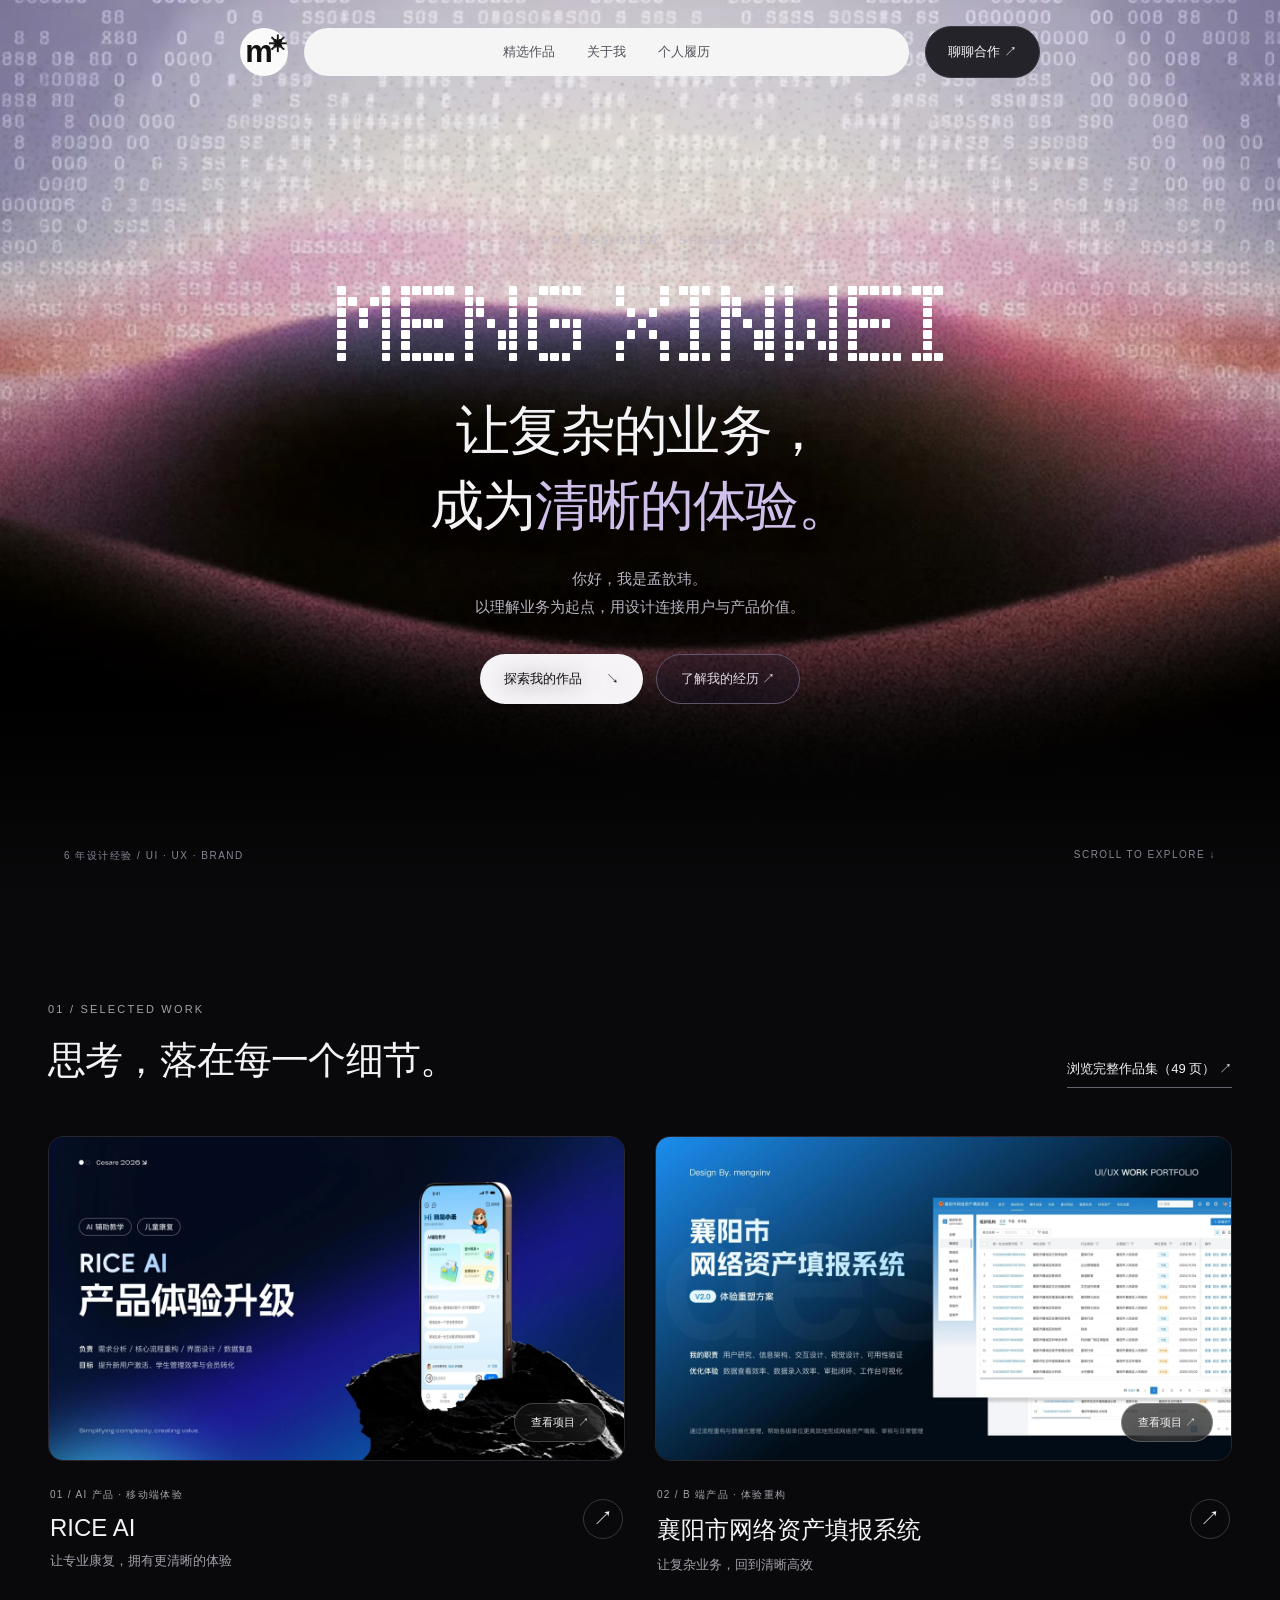
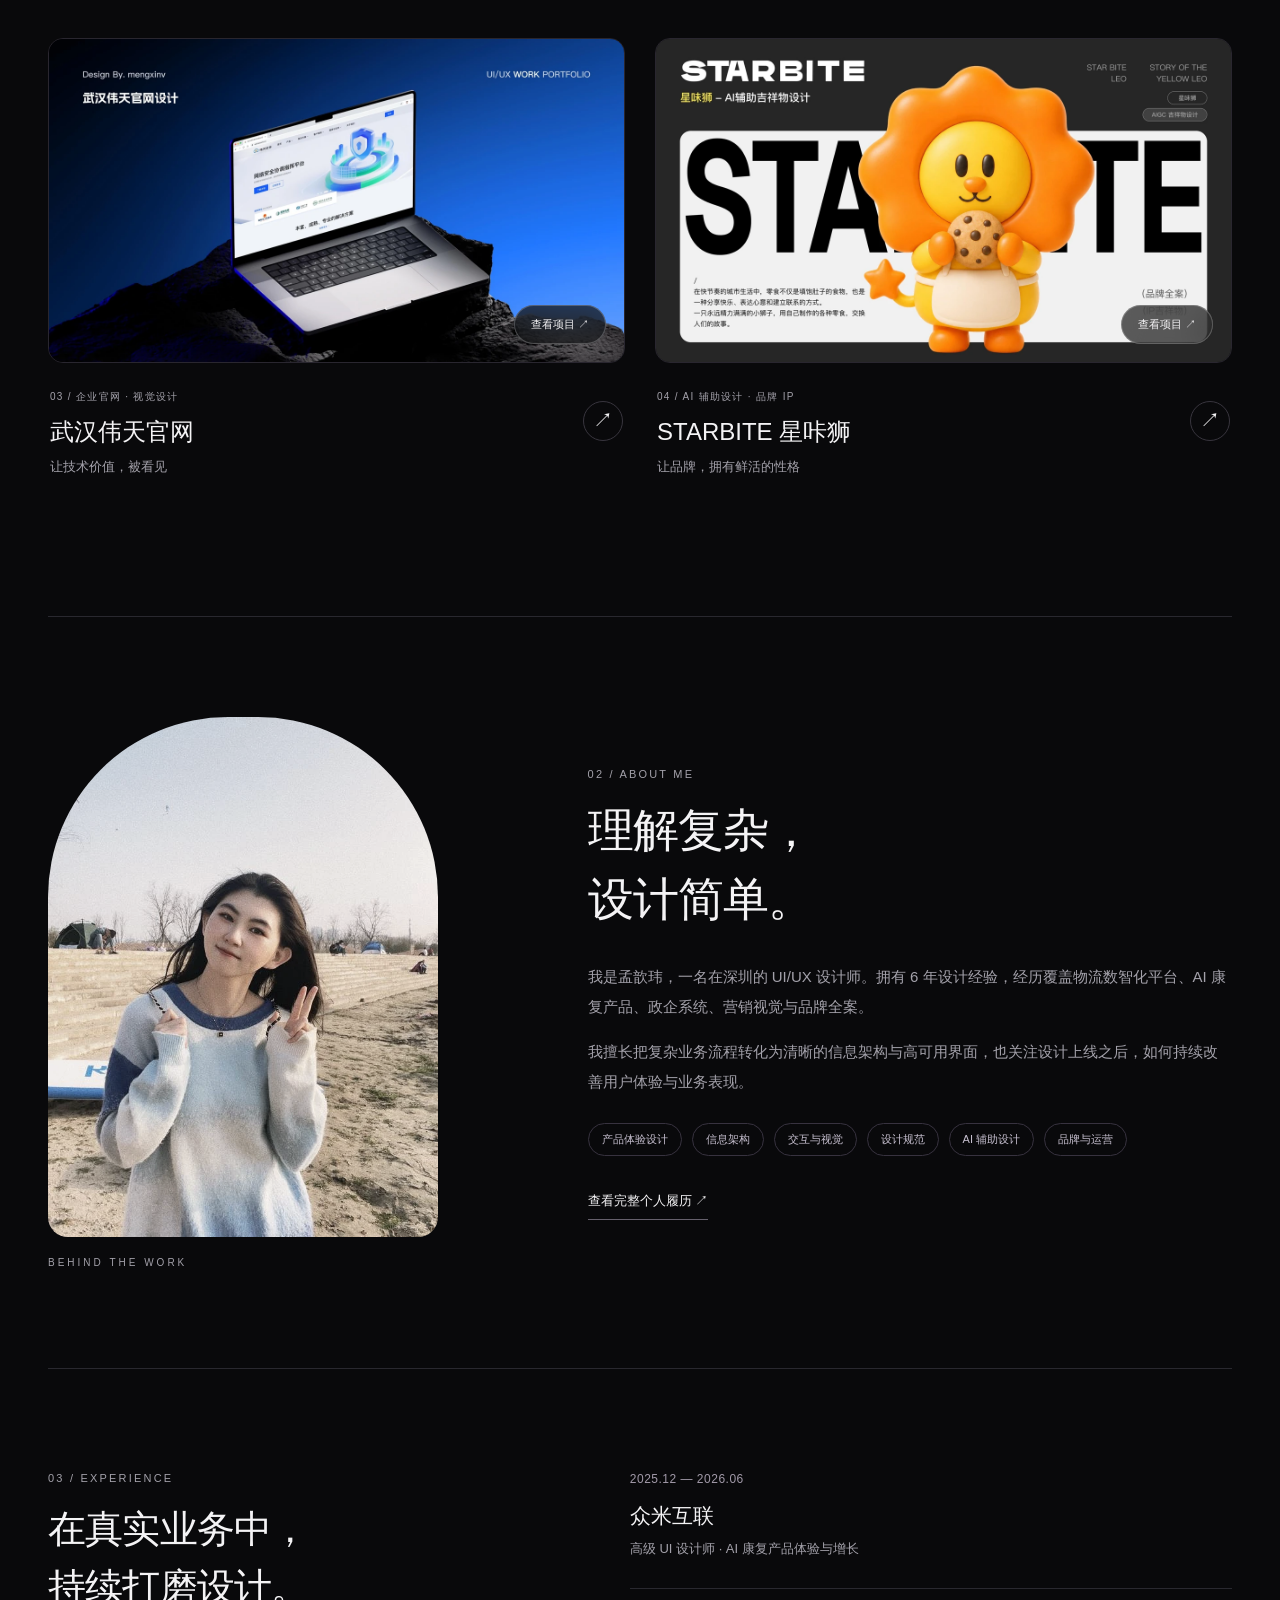
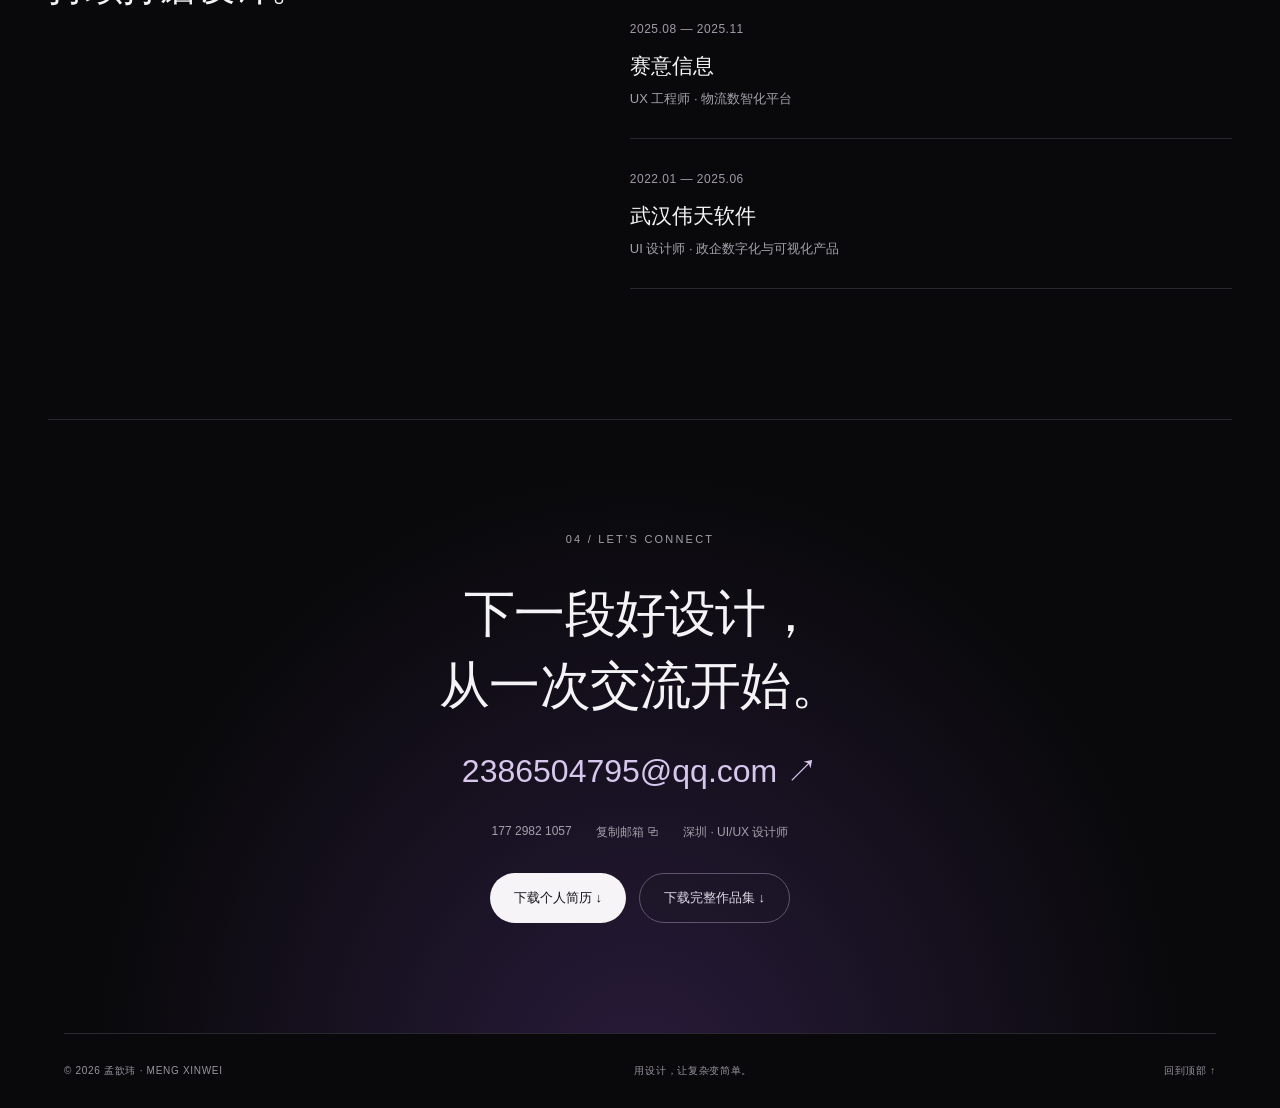
<file: index.html>
<!doctype html><html lang="zh-CN"><head><meta charset="utf-8"><meta name="viewport" content="width=device-width, initial-scale=1"><title>UI/UX 设计作品集 · 孟歆玮</title><meta name="description" content="孟歆玮，深圳 UI/UX 设计师，6 年设计经验。探索 AI 产品、B 端体验、企业官网与品牌设计作品。"><meta name="theme-color" content="#09090b"><meta property="og:title" content="UI/UX 设计作品集 · 孟歆玮"><meta property="og:description" content="让复杂的业务，成为清晰的体验。UI/UX 设计作品集与个人履历。"><link rel="icon" href="assets/favicon.svg"><link rel="stylesheet" href="style.css?v=pixel-2"><script src="app.js?v=pixel-2" defer></script></head><body id="top"><a class="skip" href="#main">跳到正文</a><header><a class="logo" href="index.html" aria-label="返回首页">m<span>✳</span></a><nav aria-label="主导航"><a href="index.html#work">精选作品</a><a href="index.html#about">关于我</a><a href="resume.html">个人履历</a></nav><a class="contact-nav" href="index.html#contact">聊聊合作 ↗</a></header><main id="main"><section class="hero"><div class="atmosphere" aria-hidden="true"><video class="hero-video" autoplay muted loop playsinline preload="metadata" poster="assets/homepage/background-poster.jpg"><source src="assets/homepage/background.mp4" type="video/mp4"></video></div><div class="hero-content"><p class="eyebrow">UI / UX DESIGNER · SHENZHEN</p><div class="matrix" aria-hidden="true">MENG XINWEI</div><h1>让复杂的业务，<br>成为<span>清晰的体验。</span></h1><p class="intro">你好，我是孟歆玮。<br>以理解业务为起点，用设计连接用户与产品价值。</p><div class="actions"><a class="button white" href="#work">探索我的作品 <span>↘</span></a><a class="button ghost" href="resume.html">了解我的经历 ↗</a></div></div><div class="hero-bottom"><span>6 年设计经验 / UI · UX · BRAND</span><a href="#work">SCROLL TO EXPLORE ↓</a></div></section><section class="work section" id="work"><div class="section-heading"><div><p class="eyebrow">01 / SELECTED WORK</p><h2>思考，落在每一个细节。</h2></div><a class="text-link" href="portfolio.html">浏览完整作品集（49 页） ↗</a></div><div class="project-grid"><a class="project" href="rice.html"><div class="project-image"><img src="assets/cover-4.webp" width="1920" height="1080" loading="lazy" alt="RICE AI项目封面"><span class="view">查看项目 ↗</span></div><div class="project-meta"><div><span class="eyebrow">01 / AI 产品 · 移动端体验</span><h3>RICE AI</h3><p>让专业康复，拥有更清晰的体验</p></div><span class="round-arrow">↗</span></div></a><a class="project" href="assets.html"><div class="project-image"><img src="assets/cover-21.webp" width="1920" height="1080" loading="lazy" alt="襄阳市网络资产填报系统项目封面"><span class="view">查看项目 ↗</span></div><div class="project-meta"><div><span class="eyebrow">02 / B 端产品 · 体验重构</span><h3>襄阳市网络资产填报系统</h3><p>让复杂业务，回到清晰高效</p></div><span class="round-arrow">↗</span></div></a><a class="project" href="website.html"><div class="project-image"><img src="assets/cover-40.webp" width="1920" height="1080" loading="lazy" alt="武汉伟天官网项目封面"><span class="view">查看项目 ↗</span></div><div class="project-meta"><div><span class="eyebrow">03 / 企业官网 · 视觉设计</span><h3>武汉伟天官网</h3><p>让技术价值，被看见</p></div><span class="round-arrow">↗</span></div></a><a class="project" href="starbite.html"><div class="project-image"><img src="assets/cover-43.webp" width="1920" height="1080" loading="lazy" alt="STARBITE 星咔狮项目封面"><span class="view">查看项目 ↗</span></div><div class="project-meta"><div><span class="eyebrow">04 / AI 辅助设计 · 品牌 IP</span><h3>STARBITE 星咔狮</h3><p>让品牌，拥有鲜活的性格</p></div><span class="round-arrow">↗</span></div></a></div></section><section class="about section" id="about"><div class="about-photo"><img src="assets/portrait.webp" width="600" height="800" alt="孟歆玮个人照片" loading="lazy"><span>BEHIND THE WORK</span></div><div class="about-copy"><p class="eyebrow">02 / ABOUT ME</p><h2>理解复杂，<br>设计简单。</h2><p>我是孟歆玮，一名在深圳的 UI/UX 设计师。拥有 6 年设计经验，经历覆盖物流数智化平台、AI 康复产品、政企系统、营销视觉与品牌全案。</p><p>我擅长把复杂业务流程转化为清晰的信息架构与高可用界面，也关注设计上线之后，如何持续改善用户体验与业务表现。</p><div class="skills"><span>产品体验设计</span><span>信息架构</span><span>交互与视觉</span><span>设计规范</span><span>AI 辅助设计</span><span>品牌与运营</span></div><a class="text-link" href="resume.html">查看完整个人履历 ↗</a></div></section><section class="experience section"><div><p class="eyebrow">03 / EXPERIENCE</p><h2>在真实业务中，<br>持续打磨设计。</h2></div><div class="timeline"><article><time>2025.12 — 2026.06</time><h3>众米互联</h3><p>高级 UI 设计师 · AI 康复产品体验与增长</p></article><article><time>2025.08 — 2025.11</time><h3>赛意信息</h3><p>UX 工程师 · 物流数智化平台</p></article><article><time>2022.01 — 2025.06</time><h3>武汉伟天软件</h3><p>UI 设计师 · 政企数字化与可视化产品</p></article></div></section><section class="contact section" id="contact"><p class="eyebrow">04 / LET’S CONNECT</p><h2>下一段好设计，<br>从一次交流开始。</h2><a class="email" href="mailto:2386504795@qq.com">2386504795@qq.com ↗</a><div class="contact-links"><a href="tel:+8617729821057">177 2982 1057</a><button data-copy="2386504795@qq.com">复制邮箱 ⧉</button><span>深圳 · UI/UX 设计师</span></div><div class="actions"><a class="button white" download href="downloads/meng-xinwei-resume.pdf">下载个人简历 ↓</a><a class="button ghost" download href="downloads/meng-xinwei-portfolio.pdf">下载完整作品集 ↓</a></div></section></main><footer><span>© 2026 孟歆玮 · MENG XINWEI</span><span>用设计，让复杂变简单。</span><a href="#top">回到顶部 ↑</a></footer><dialog id="lightbox"><button class="close" aria-label="关闭大图">关闭 ×</button><img alt="作品原稿放大预览"><p>可横向滚动查看细节 · 按 Esc 关闭</p></dialog><div class="toast" role="status" aria-live="polite"></div></body></html>
</file>
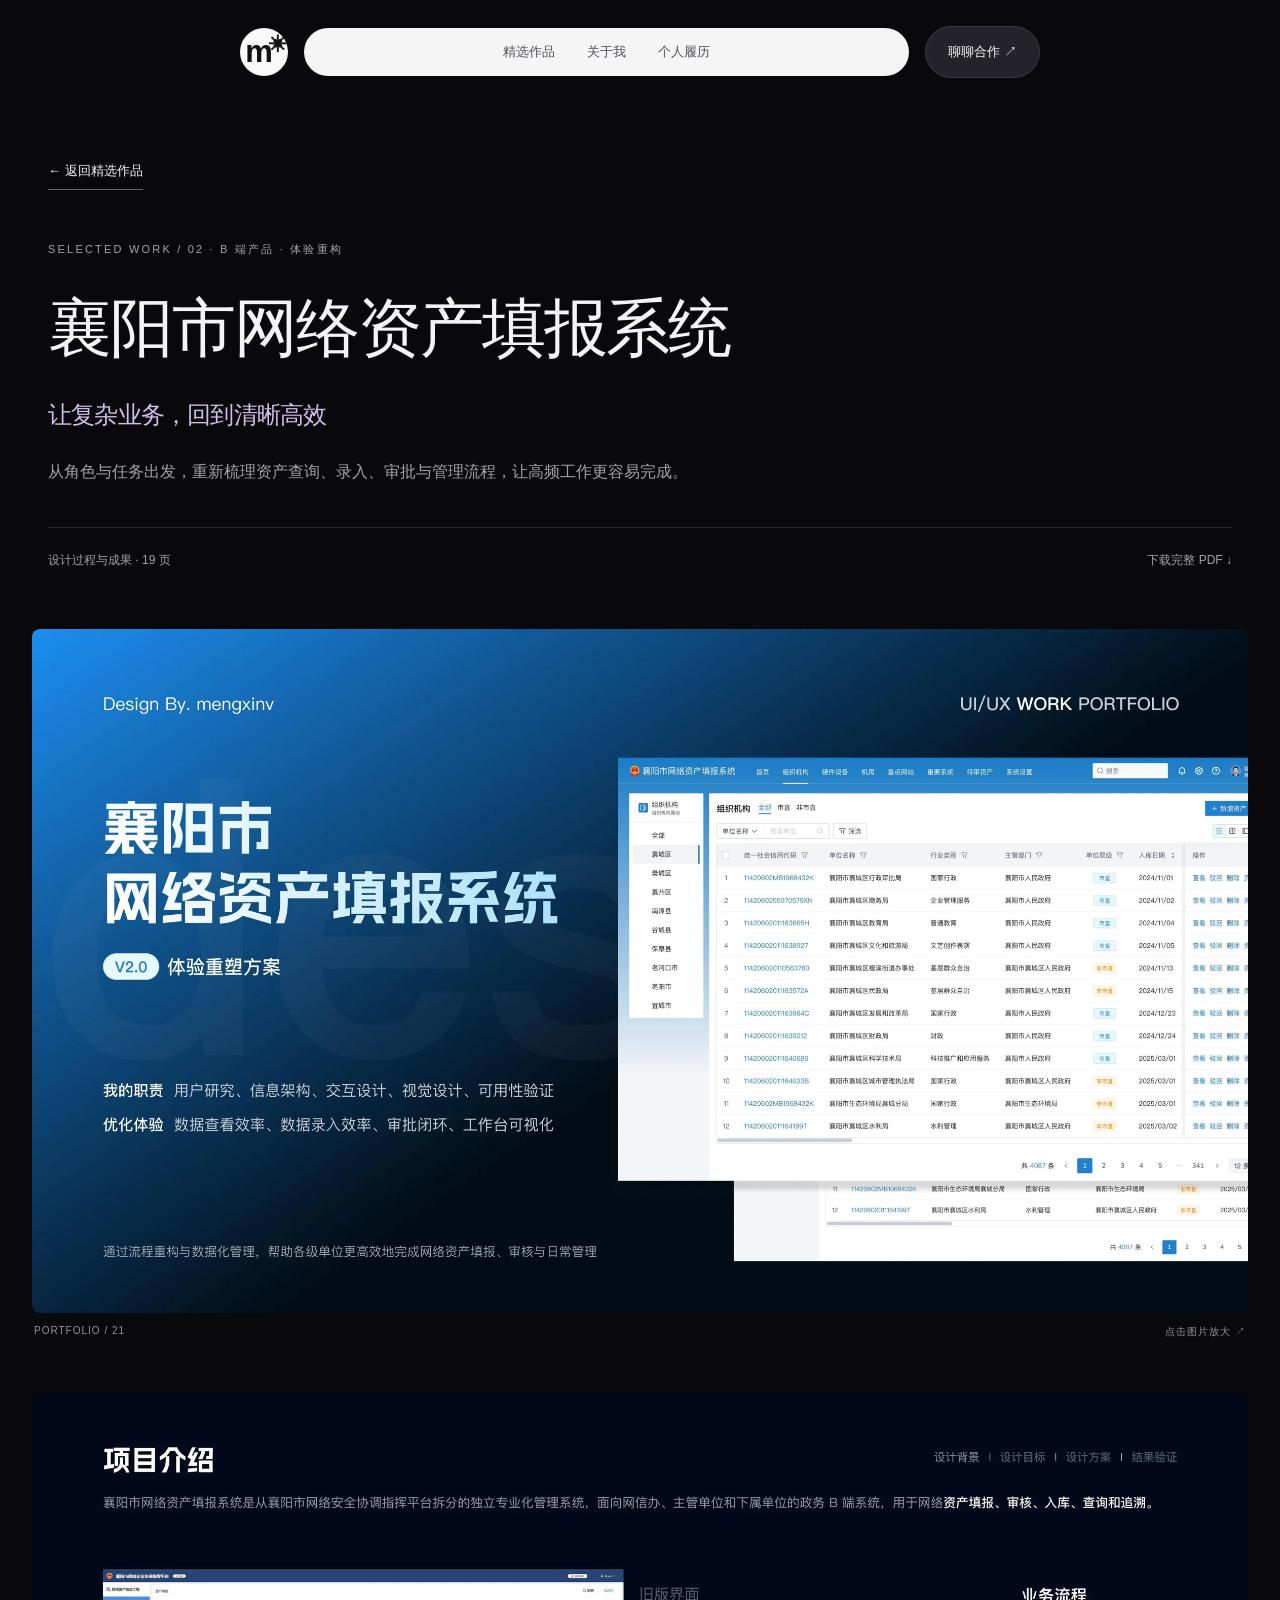
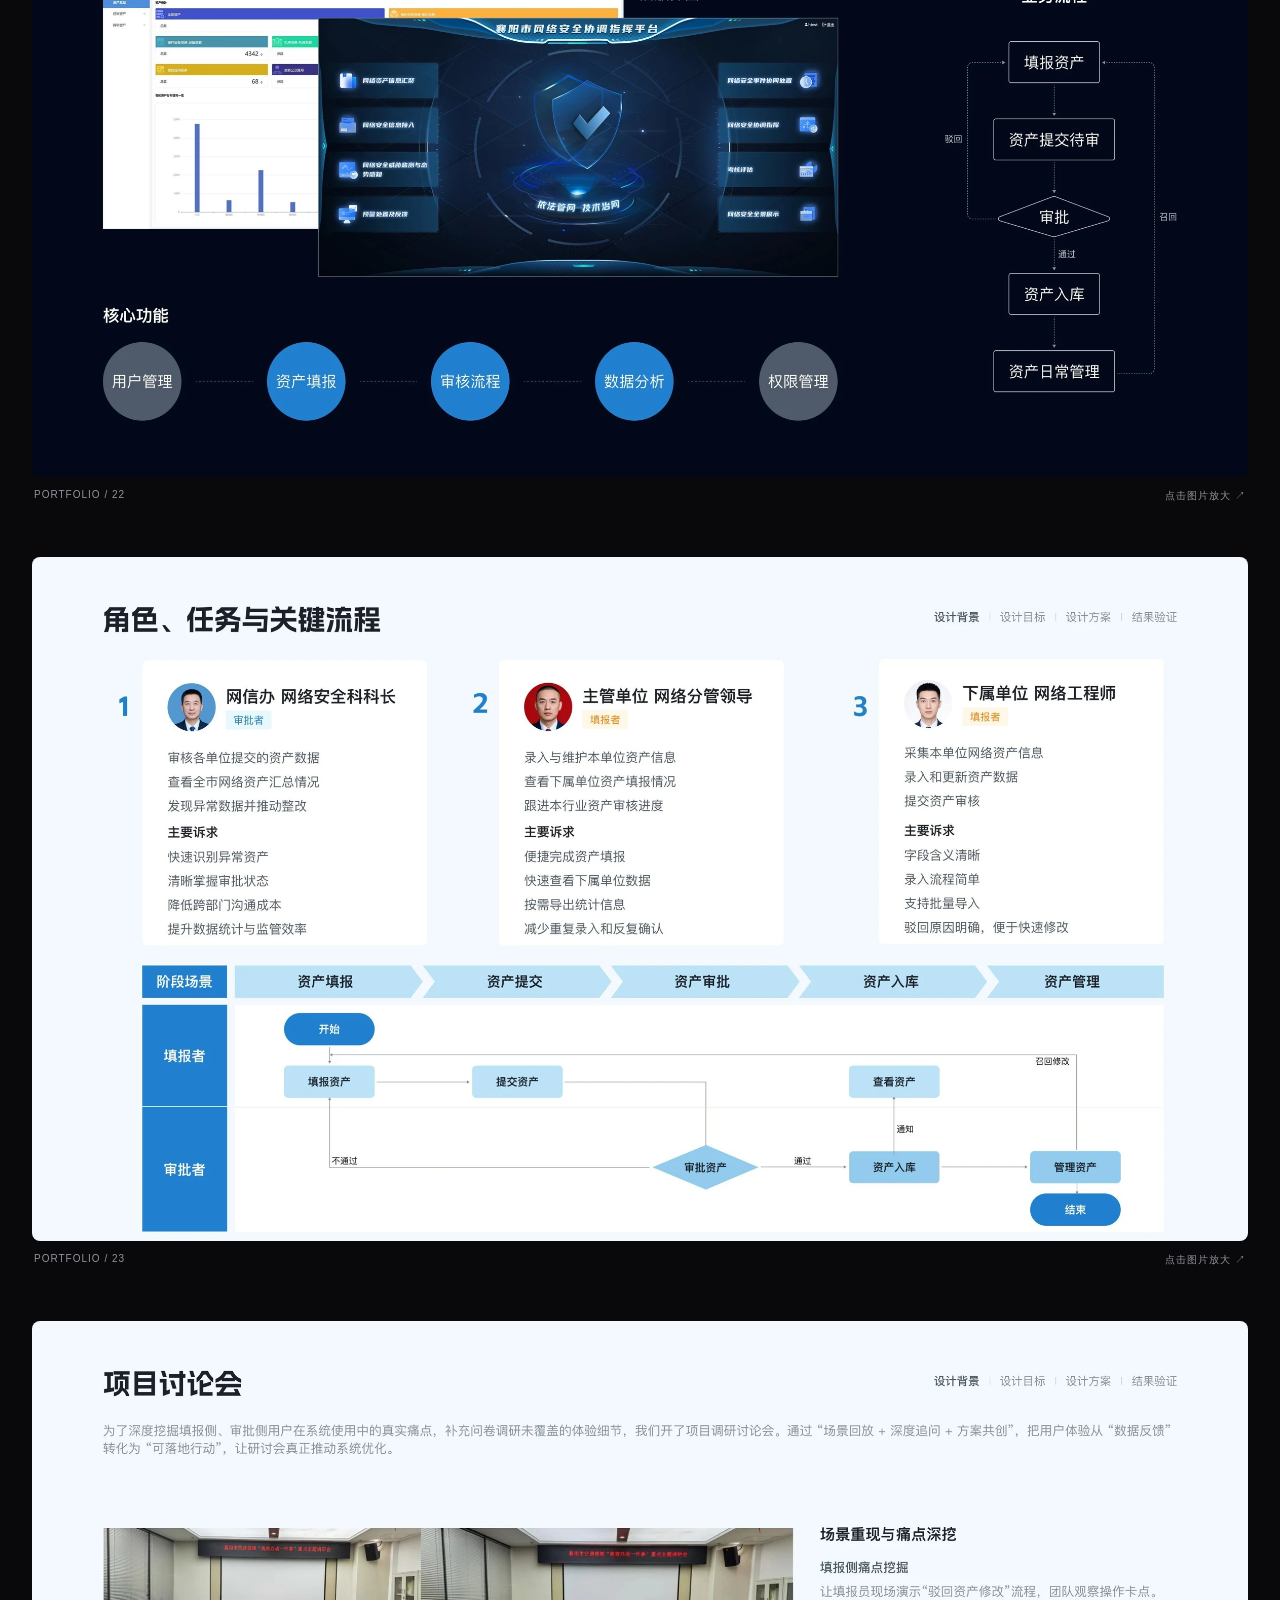
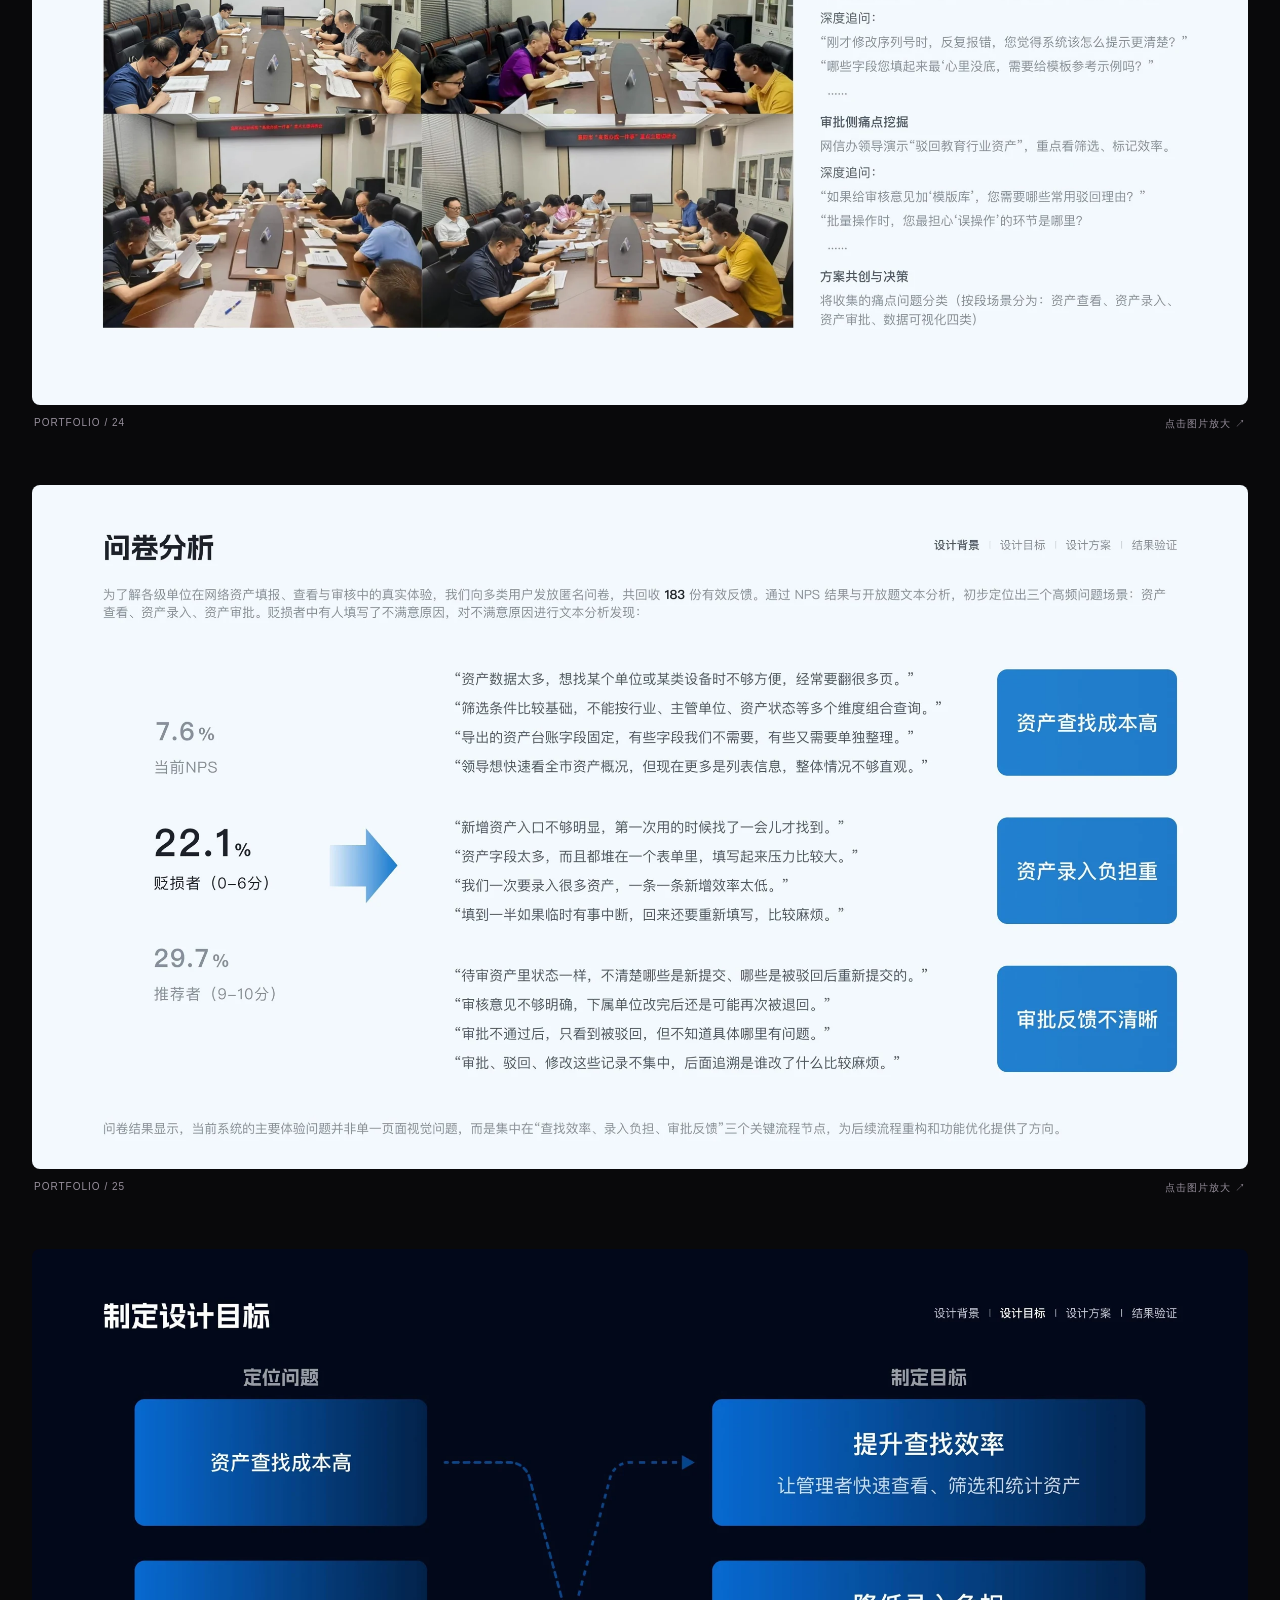
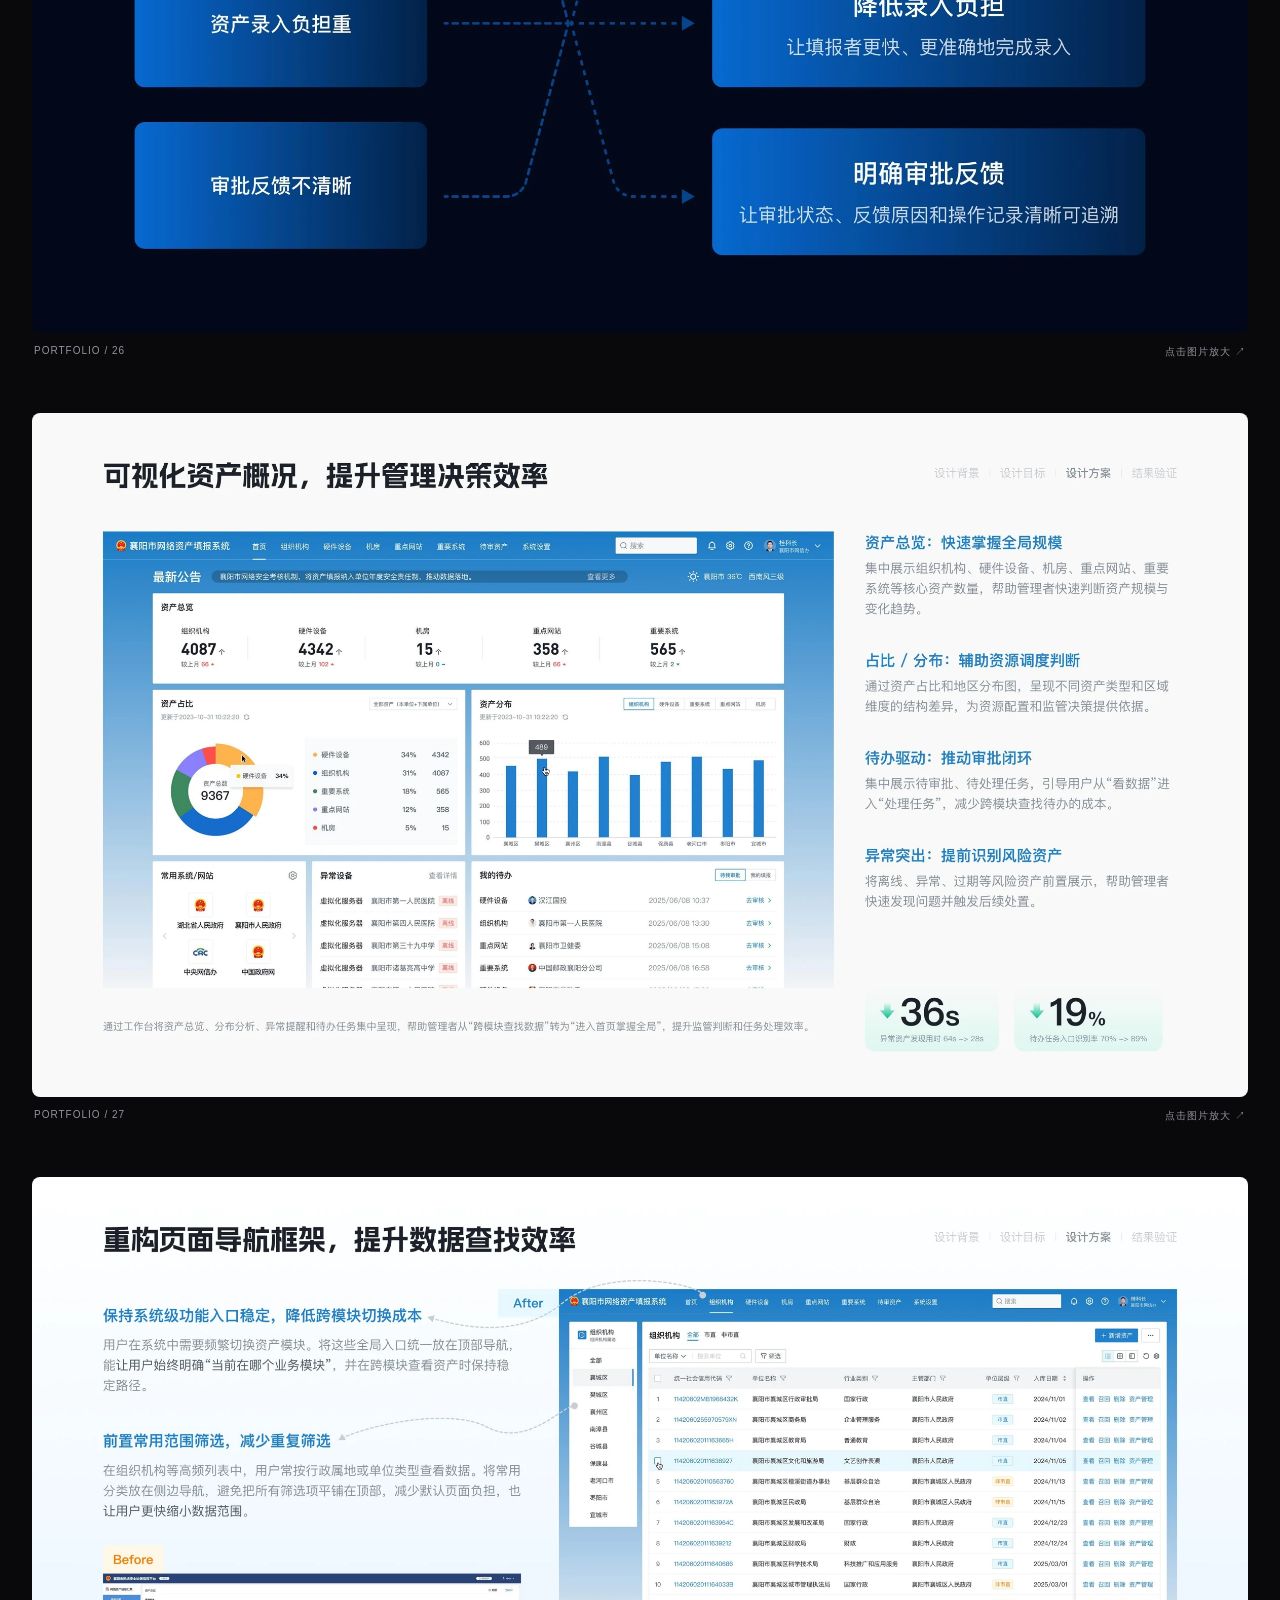
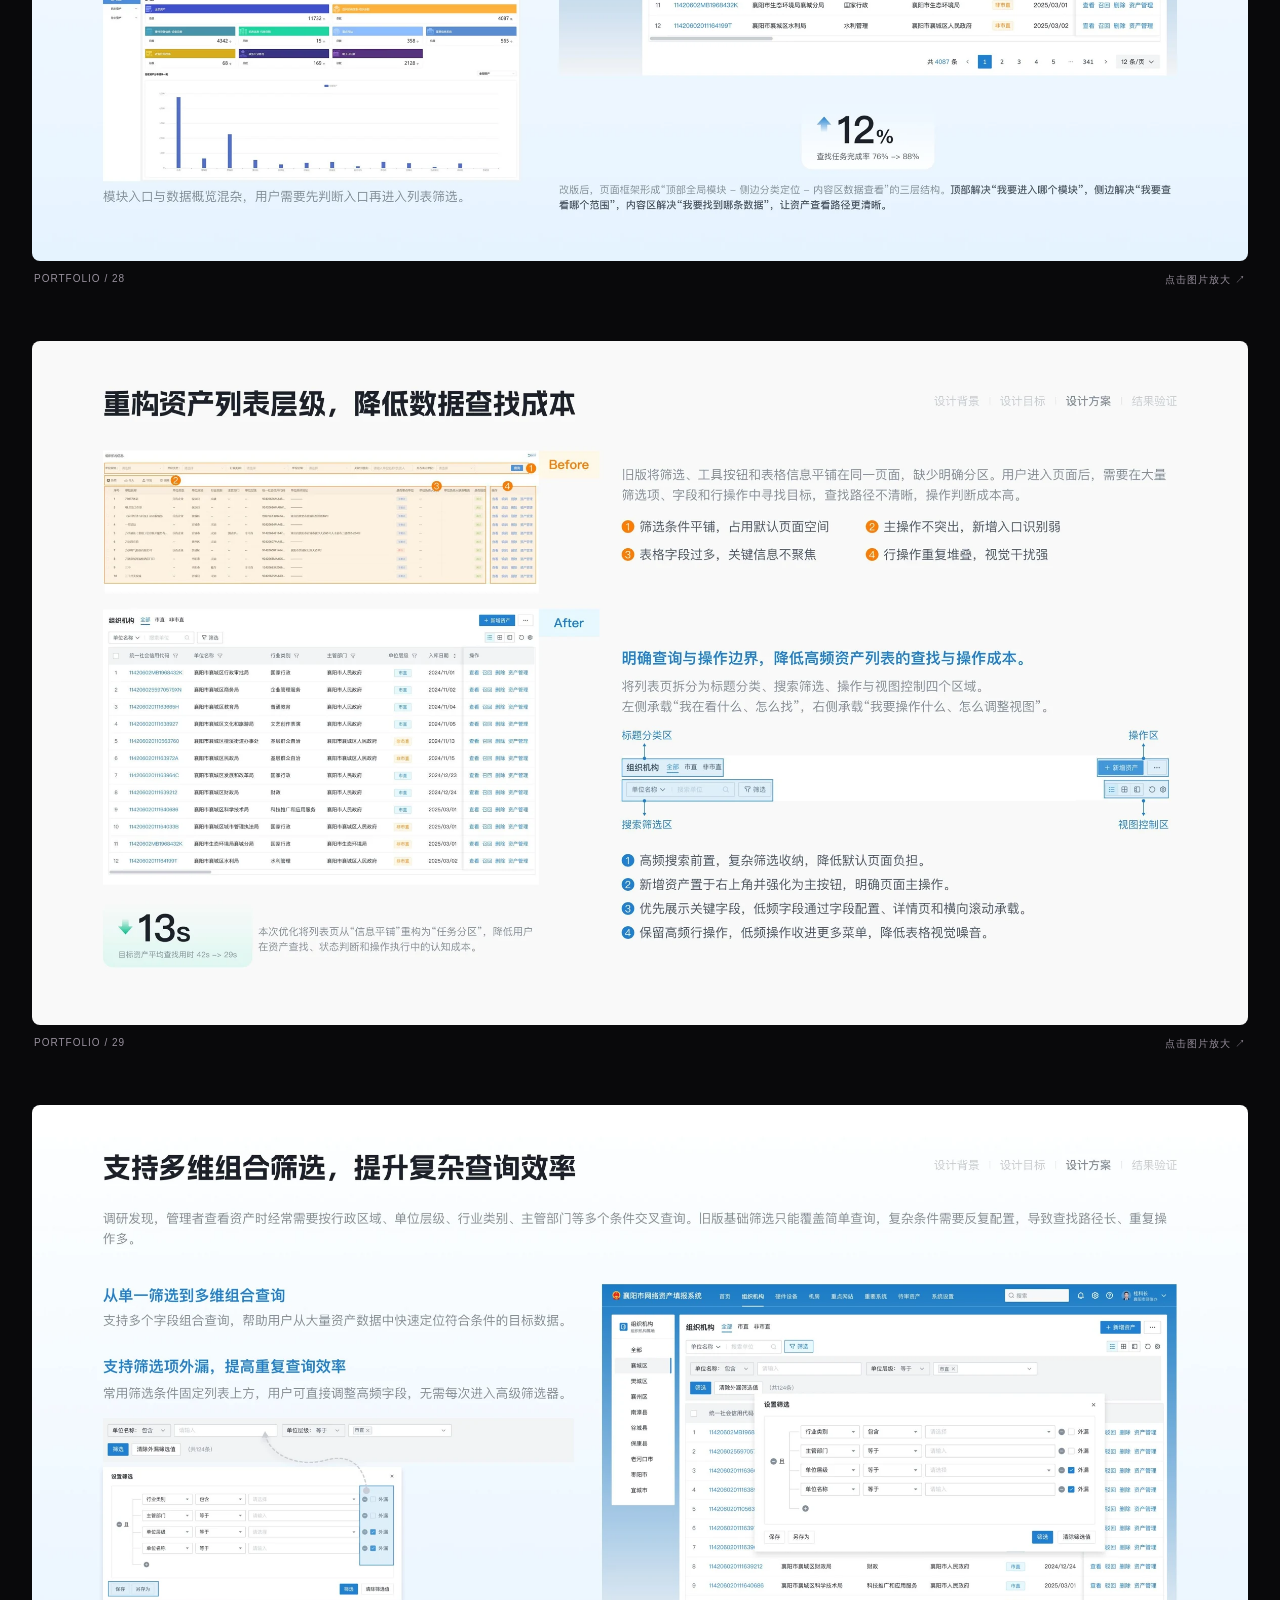
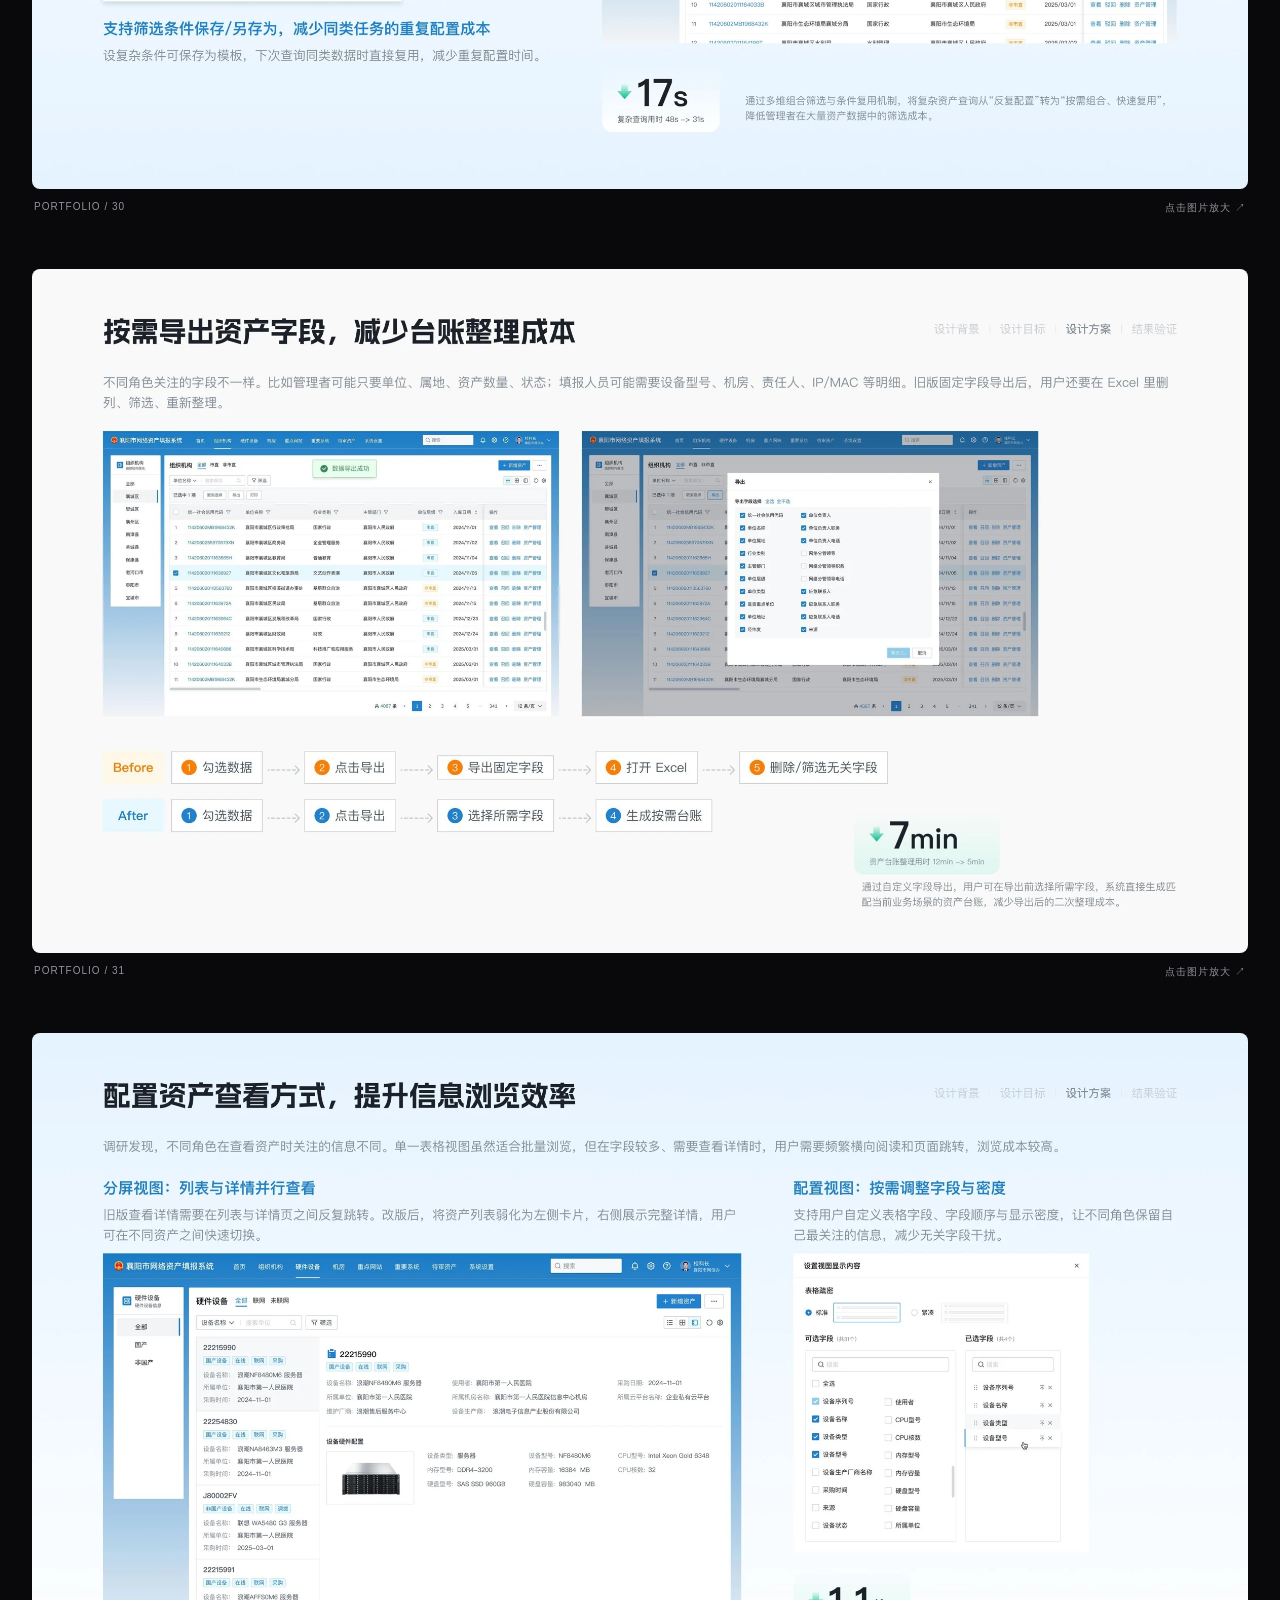
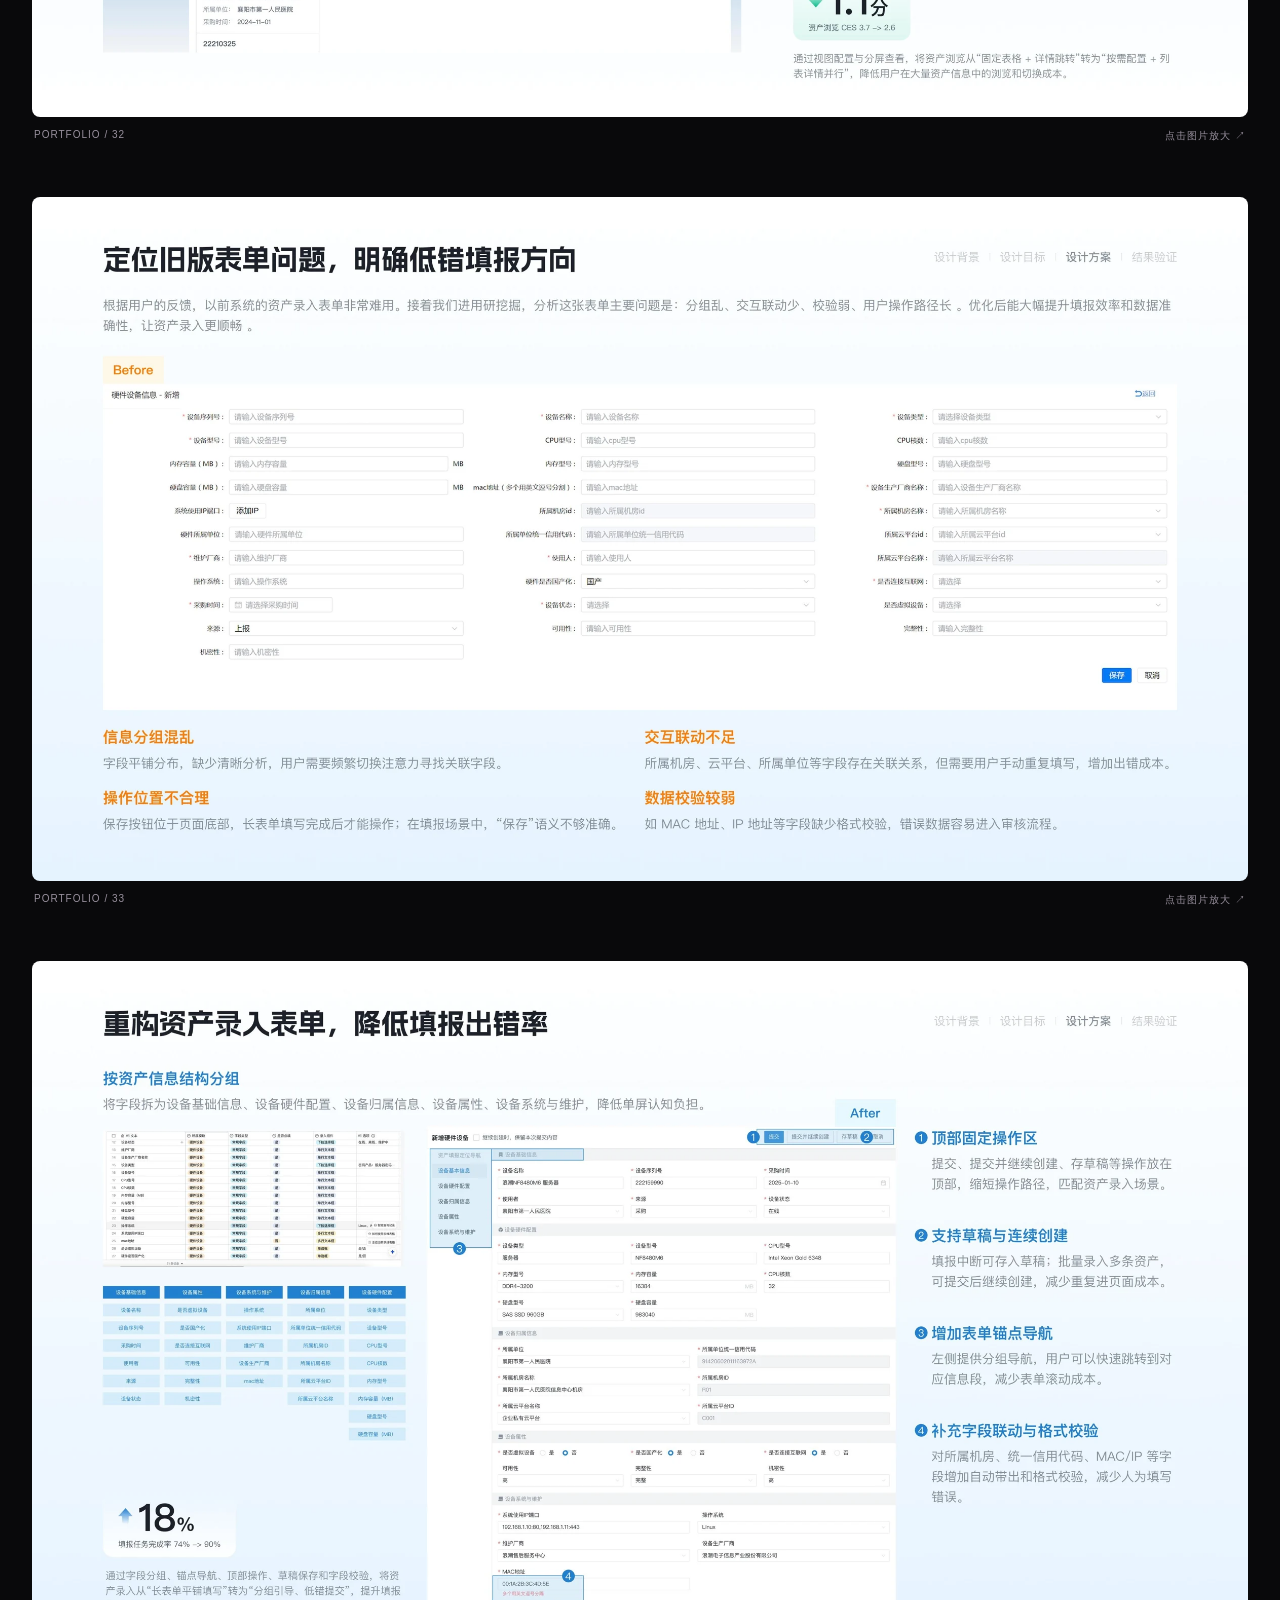
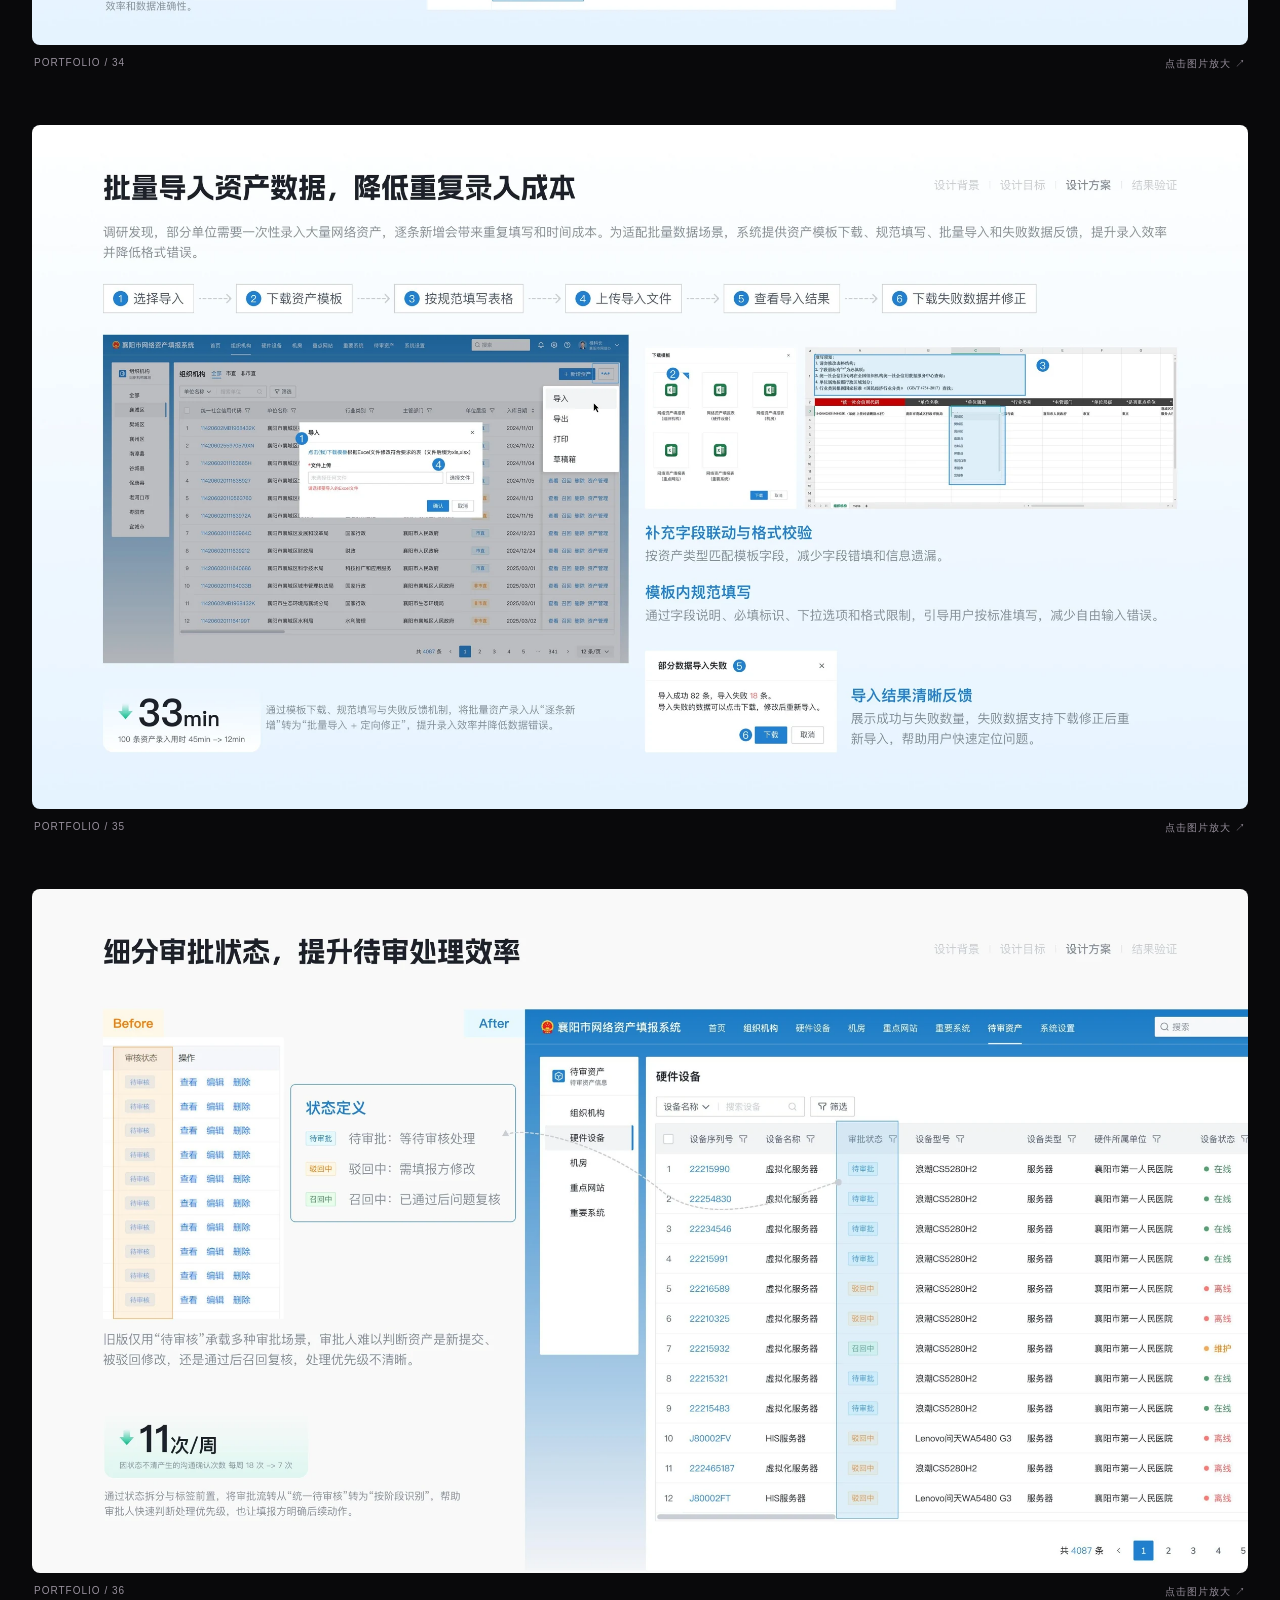
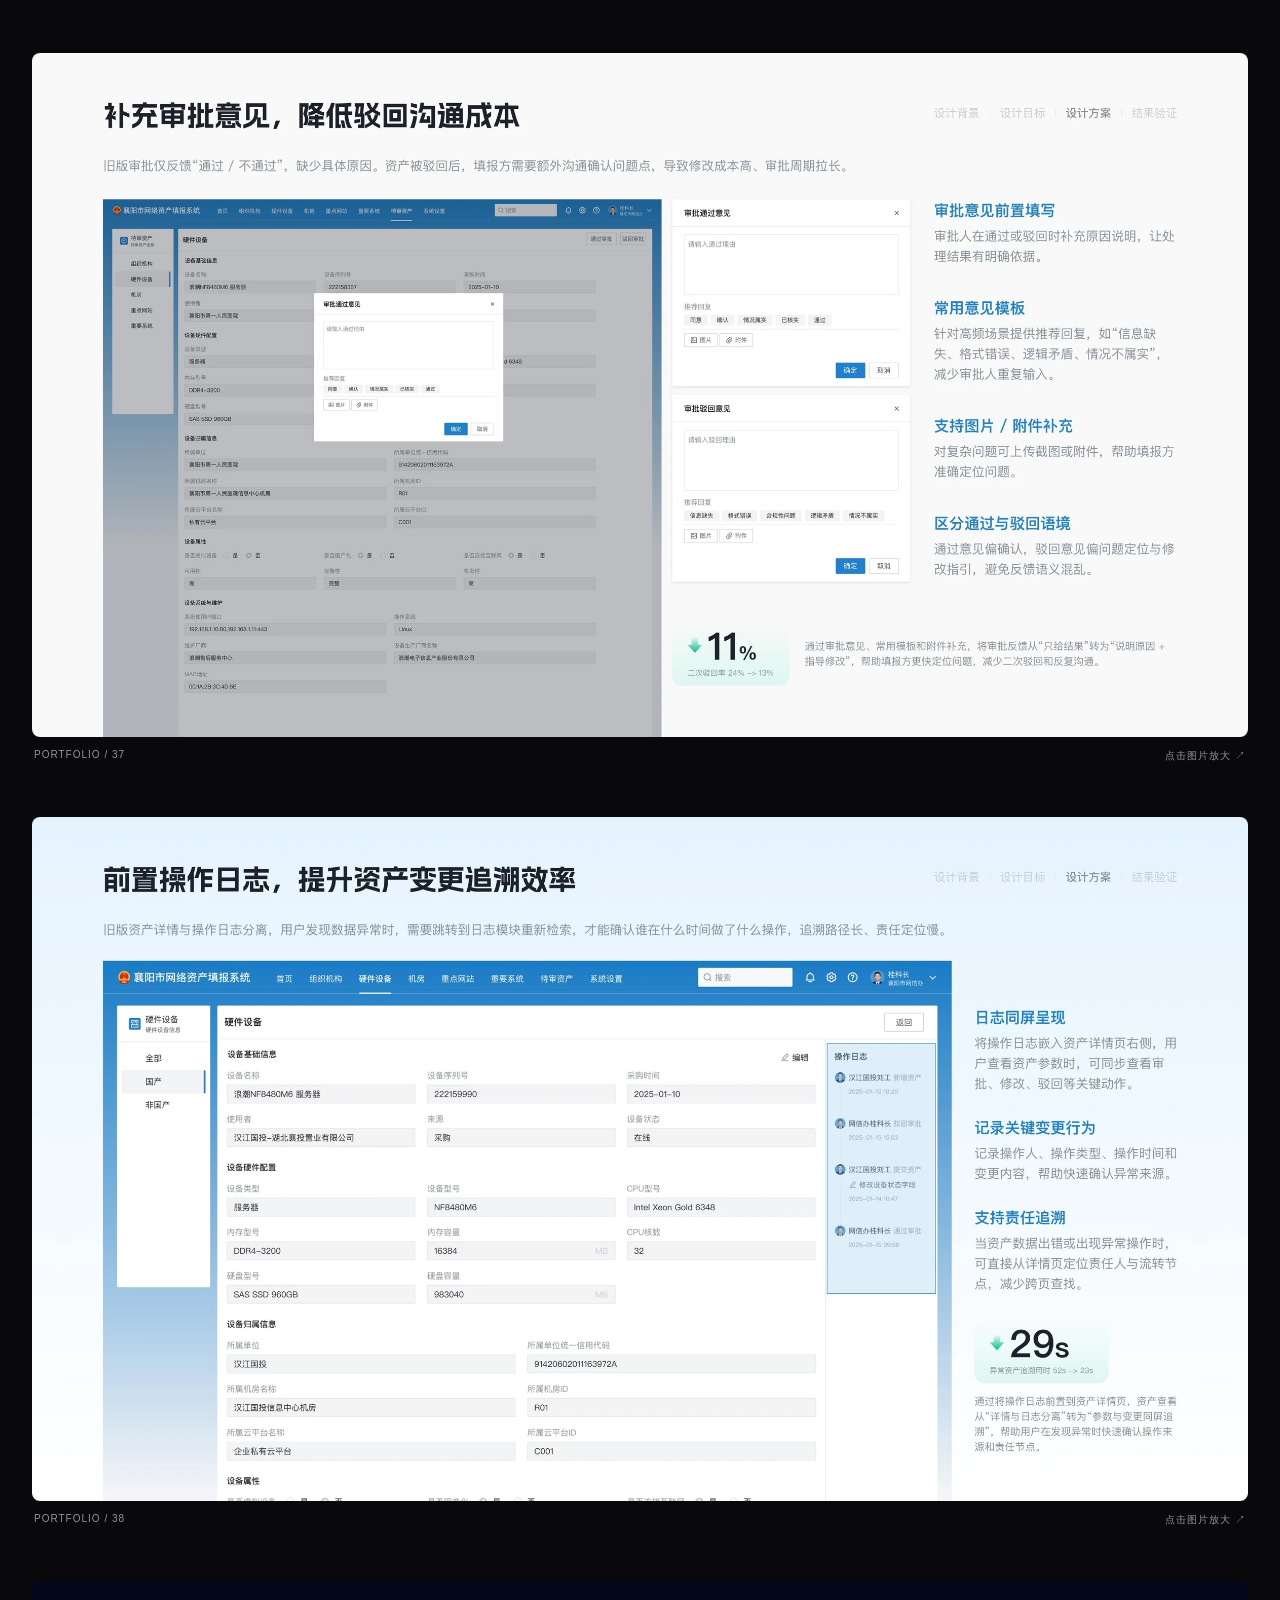
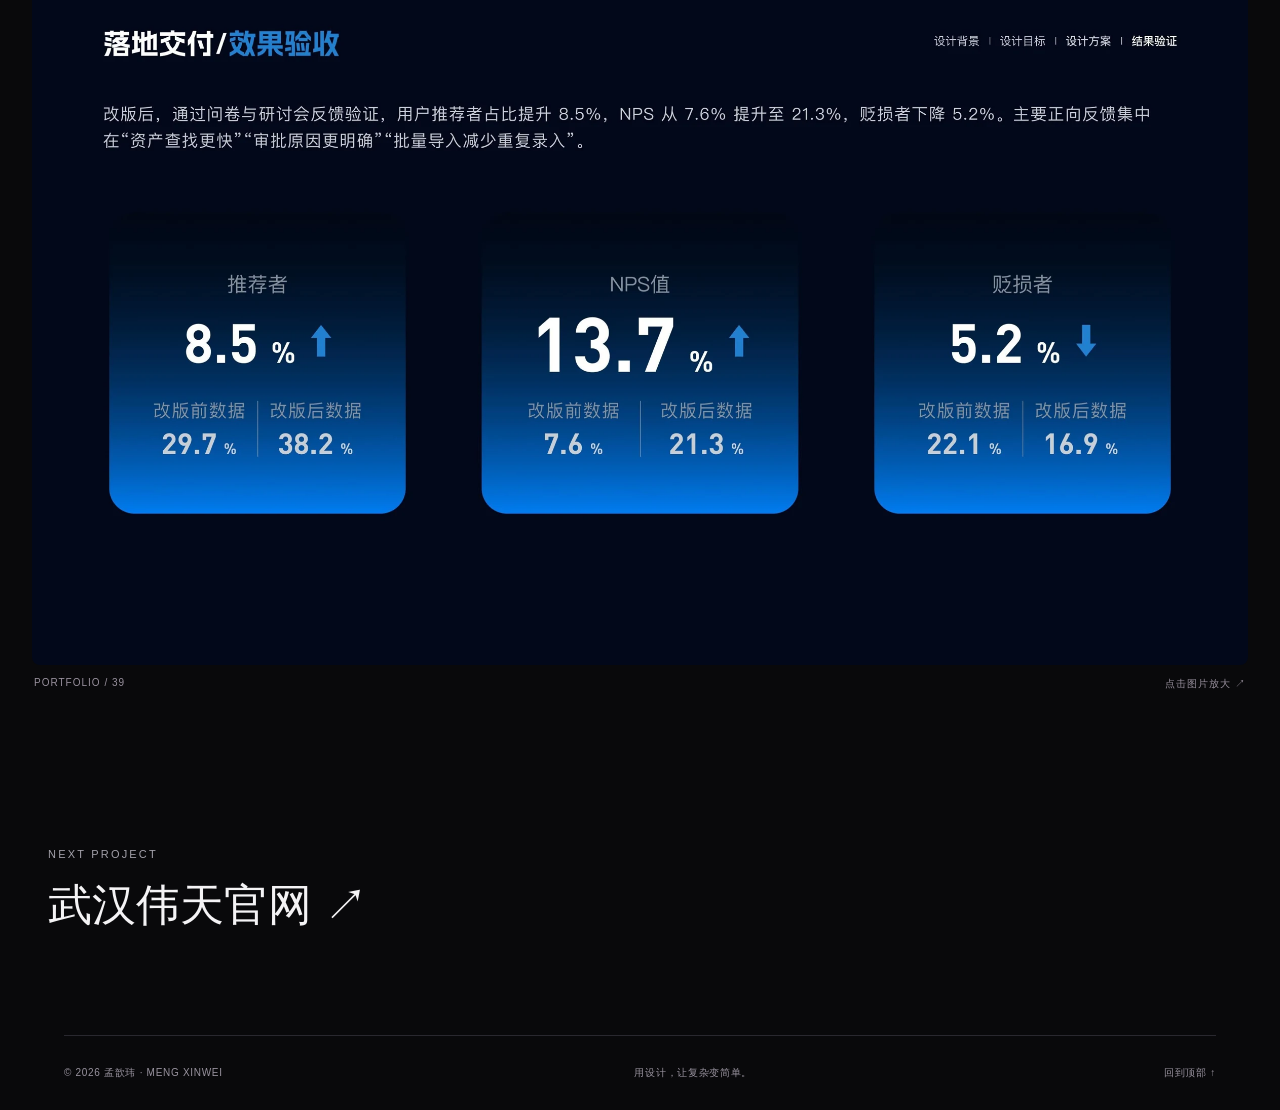
<file: assets.html>
<!doctype html><html lang="zh-CN"><head><meta charset="utf-8"><meta name="viewport" content="width=device-width, initial-scale=1"><title>襄阳市网络资产填报系统 · 孟歆玮</title><meta name="description" content="孟歆玮，深圳 UI/UX 设计师，6 年设计经验。探索 AI 产品、B 端体验、企业官网与品牌设计作品。"><meta name="theme-color" content="#09090b"><meta property="og:title" content="襄阳市网络资产填报系统 · 孟歆玮"><meta property="og:description" content="让复杂的业务，成为清晰的体验。UI/UX 设计作品集与个人履历。"><link rel="icon" href="assets/favicon.svg"><link rel="stylesheet" href="style.css"><script src="app.js" defer></script></head><body id="top"><a class="skip" href="#main">跳到正文</a><header><a class="logo" href="index.html" aria-label="返回首页">m<span>✳</span></a><nav aria-label="主导航"><a href="index.html#work">精选作品</a><a href="index.html#about">关于我</a><a href="resume.html">个人履历</a></nav><a class="contact-nav" href="index.html#contact">聊聊合作 ↗</a></header><main id="main"><section class="case-head section"><a class="text-link" href="index.html#work">← 返回精选作品</a><p class="eyebrow">SELECTED WORK / 02 · B 端产品 · 体验重构</p><h1>襄阳市网络资产填报系统</h1><h2>让复杂业务，回到清晰高效</h2><p>从角色与任务出发，重新梳理资产查询、录入、审批与管理流程，让高频工作更容易完成。</p><div class="case-info"><span>设计过程与成果 · 19 页</span><a href="downloads/meng-xinwei-portfolio.pdf" download>下载完整 PDF ↓</a></div></section><div class="gallery"><figure><button class="zoom" data-image="assets/pages/21.webp" aria-label="放大第 21 页"><img src="assets/pages/21.webp" width="1920" height="1080" loading="lazy" alt="作品集第 21 页设计原稿"></button><figcaption>PORTFOLIO / 21 <span>点击图片放大 ↗</span></figcaption></figure><figure><button class="zoom" data-image="assets/pages/22.webp" aria-label="放大第 22 页"><img src="assets/pages/22.webp" width="1920" height="1080" loading="lazy" alt="作品集第 22 页设计原稿"></button><figcaption>PORTFOLIO / 22 <span>点击图片放大 ↗</span></figcaption></figure><figure><button class="zoom" data-image="assets/pages/23.webp" aria-label="放大第 23 页"><img src="assets/pages/23.webp" width="1920" height="1080" loading="lazy" alt="作品集第 23 页设计原稿"></button><figcaption>PORTFOLIO / 23 <span>点击图片放大 ↗</span></figcaption></figure><figure><button class="zoom" data-image="assets/pages/24.webp" aria-label="放大第 24 页"><img src="assets/pages/24.webp" width="1920" height="1080" loading="lazy" alt="作品集第 24 页设计原稿"></button><figcaption>PORTFOLIO / 24 <span>点击图片放大 ↗</span></figcaption></figure><figure><button class="zoom" data-image="assets/pages/25.webp" aria-label="放大第 25 页"><img src="assets/pages/25.webp" width="1920" height="1080" loading="lazy" alt="作品集第 25 页设计原稿"></button><figcaption>PORTFOLIO / 25 <span>点击图片放大 ↗</span></figcaption></figure><figure><button class="zoom" data-image="assets/pages/26.webp" aria-label="放大第 26 页"><img src="assets/pages/26.webp" width="1920" height="1080" loading="lazy" alt="作品集第 26 页设计原稿"></button><figcaption>PORTFOLIO / 26 <span>点击图片放大 ↗</span></figcaption></figure><figure><button class="zoom" data-image="assets/pages/27.webp" aria-label="放大第 27 页"><img src="assets/pages/27.webp" width="1920" height="1080" loading="lazy" alt="作品集第 27 页设计原稿"></button><figcaption>PORTFOLIO / 27 <span>点击图片放大 ↗</span></figcaption></figure><figure><button class="zoom" data-image="assets/pages/28.webp" aria-label="放大第 28 页"><img src="assets/pages/28.webp" width="1920" height="1080" loading="lazy" alt="作品集第 28 页设计原稿"></button><figcaption>PORTFOLIO / 28 <span>点击图片放大 ↗</span></figcaption></figure><figure><button class="zoom" data-image="assets/pages/29.webp" aria-label="放大第 29 页"><img src="assets/pages/29.webp" width="1920" height="1080" loading="lazy" alt="作品集第 29 页设计原稿"></button><figcaption>PORTFOLIO / 29 <span>点击图片放大 ↗</span></figcaption></figure><figure><button class="zoom" data-image="assets/pages/30.webp" aria-label="放大第 30 页"><img src="assets/pages/30.webp" width="1920" height="1080" loading="lazy" alt="作品集第 30 页设计原稿"></button><figcaption>PORTFOLIO / 30 <span>点击图片放大 ↗</span></figcaption></figure><figure><button class="zoom" data-image="assets/pages/31.webp" aria-label="放大第 31 页"><img src="assets/pages/31.webp" width="1920" height="1080" loading="lazy" alt="作品集第 31 页设计原稿"></button><figcaption>PORTFOLIO / 31 <span>点击图片放大 ↗</span></figcaption></figure><figure><button class="zoom" data-image="assets/pages/32.webp" aria-label="放大第 32 页"><img src="assets/pages/32.webp" width="1920" height="1080" loading="lazy" alt="作品集第 32 页设计原稿"></button><figcaption>PORTFOLIO / 32 <span>点击图片放大 ↗</span></figcaption></figure><figure><button class="zoom" data-image="assets/pages/33.webp" aria-label="放大第 33 页"><img src="assets/pages/33.webp" width="1920" height="1080" loading="lazy" alt="作品集第 33 页设计原稿"></button><figcaption>PORTFOLIO / 33 <span>点击图片放大 ↗</span></figcaption></figure><figure><button class="zoom" data-image="assets/pages/34.webp" aria-label="放大第 34 页"><img src="assets/pages/34.webp" width="1920" height="1080" loading="lazy" alt="作品集第 34 页设计原稿"></button><figcaption>PORTFOLIO / 34 <span>点击图片放大 ↗</span></figcaption></figure><figure><button class="zoom" data-image="assets/pages/35.webp" aria-label="放大第 35 页"><img src="assets/pages/35.webp" width="1920" height="1080" loading="lazy" alt="作品集第 35 页设计原稿"></button><figcaption>PORTFOLIO / 35 <span>点击图片放大 ↗</span></figcaption></figure><figure><button class="zoom" data-image="assets/pages/36.webp" aria-label="放大第 36 页"><img src="assets/pages/36.webp" width="1920" height="1080" loading="lazy" alt="作品集第 36 页设计原稿"></button><figcaption>PORTFOLIO / 36 <span>点击图片放大 ↗</span></figcaption></figure><figure><button class="zoom" data-image="assets/pages/37.webp" aria-label="放大第 37 页"><img src="assets/pages/37.webp" width="1920" height="1080" loading="lazy" alt="作品集第 37 页设计原稿"></button><figcaption>PORTFOLIO / 37 <span>点击图片放大 ↗</span></figcaption></figure><figure><button class="zoom" data-image="assets/pages/38.webp" aria-label="放大第 38 页"><img src="assets/pages/38.webp" width="1920" height="1080" loading="lazy" alt="作品集第 38 页设计原稿"></button><figcaption>PORTFOLIO / 38 <span>点击图片放大 ↗</span></figcaption></figure><figure><button class="zoom" data-image="assets/pages/39.webp" aria-label="放大第 39 页"><img src="assets/pages/39.webp" width="1920" height="1080" loading="lazy" alt="作品集第 39 页设计原稿"></button><figcaption>PORTFOLIO / 39 <span>点击图片放大 ↗</span></figcaption></figure></div><section class="next section"><p class="eyebrow">NEXT PROJECT</p><a href="website.html">武汉伟天官网 ↗</a></section></main><footer><span>© 2026 孟歆玮 · MENG XINWEI</span><span>用设计，让复杂变简单。</span><a href="#top">回到顶部 ↑</a></footer><dialog id="lightbox"><button class="close" aria-label="关闭大图">关闭 ×</button><img alt="作品原稿放大预览"><p>可横向滚动查看细节 · 按 Esc 关闭</p></dialog><div class="toast" role="status" aria-live="polite"></div></body></html>
</file>
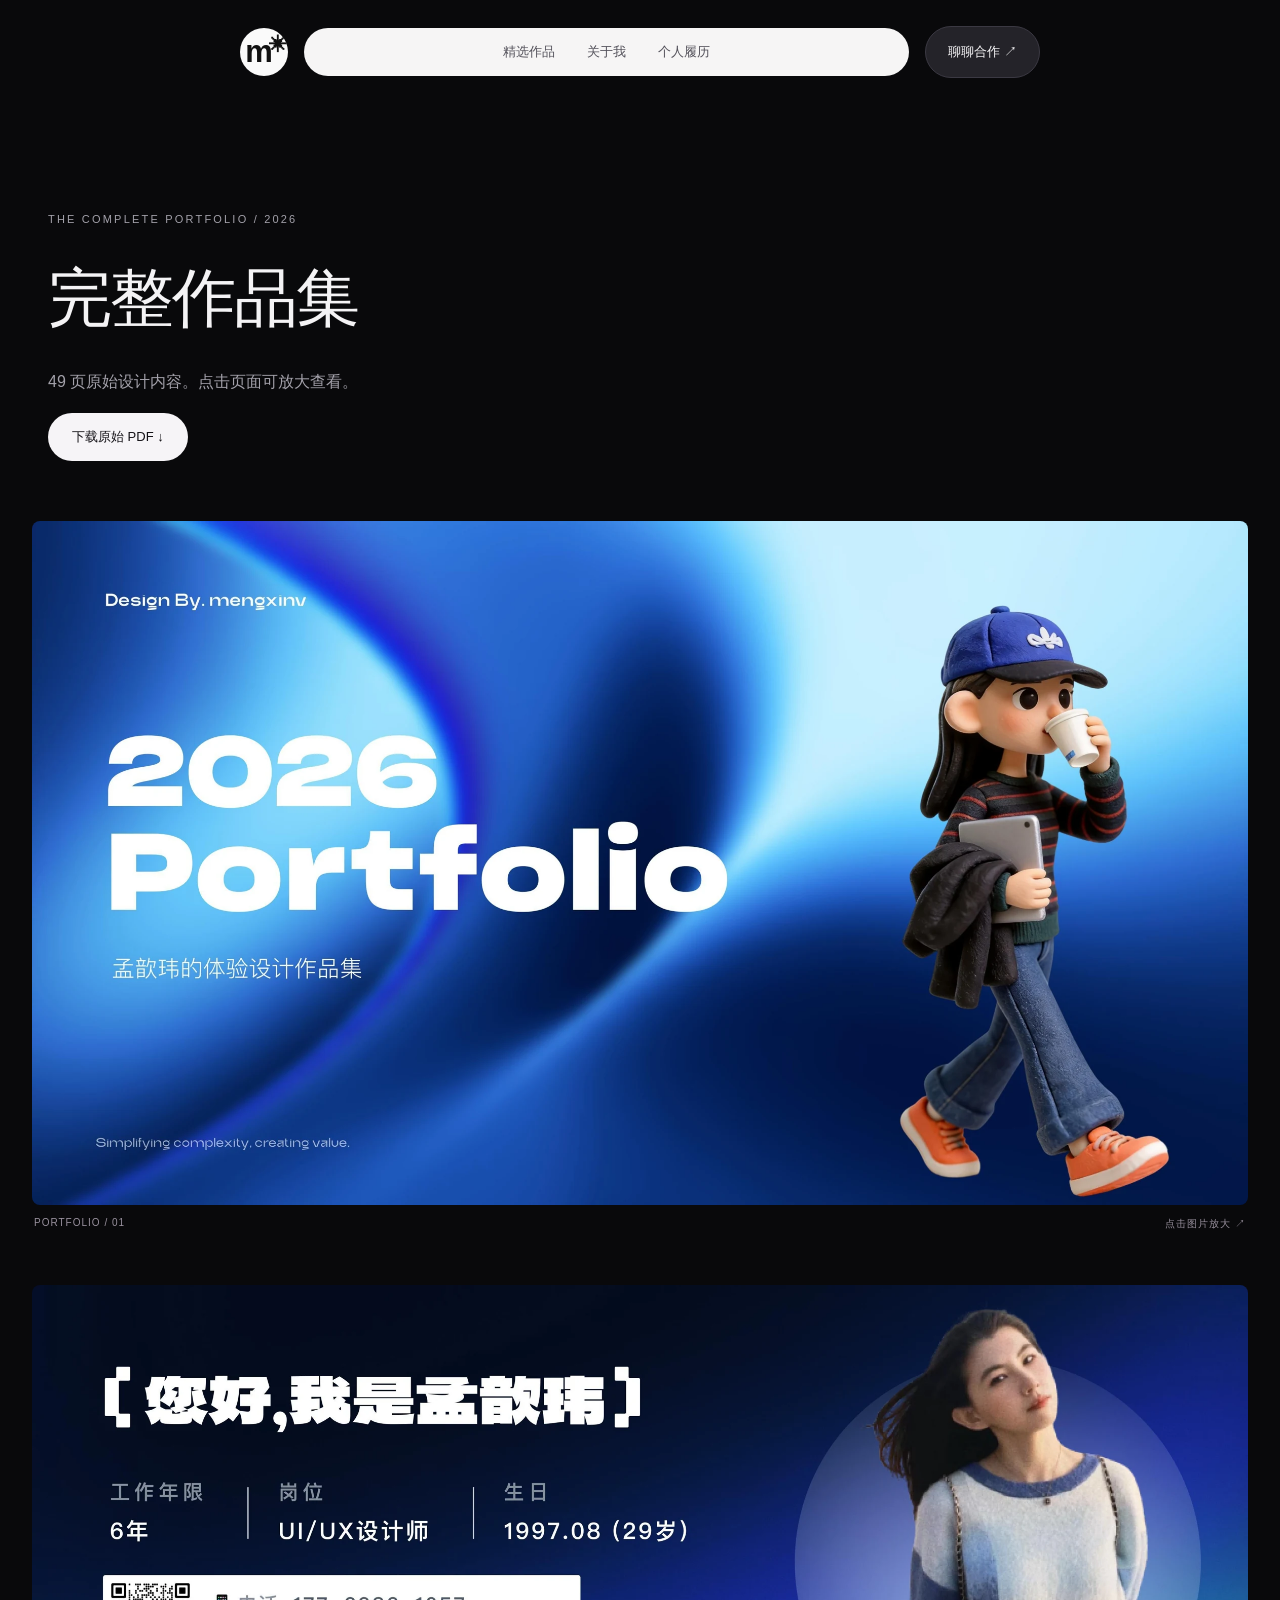
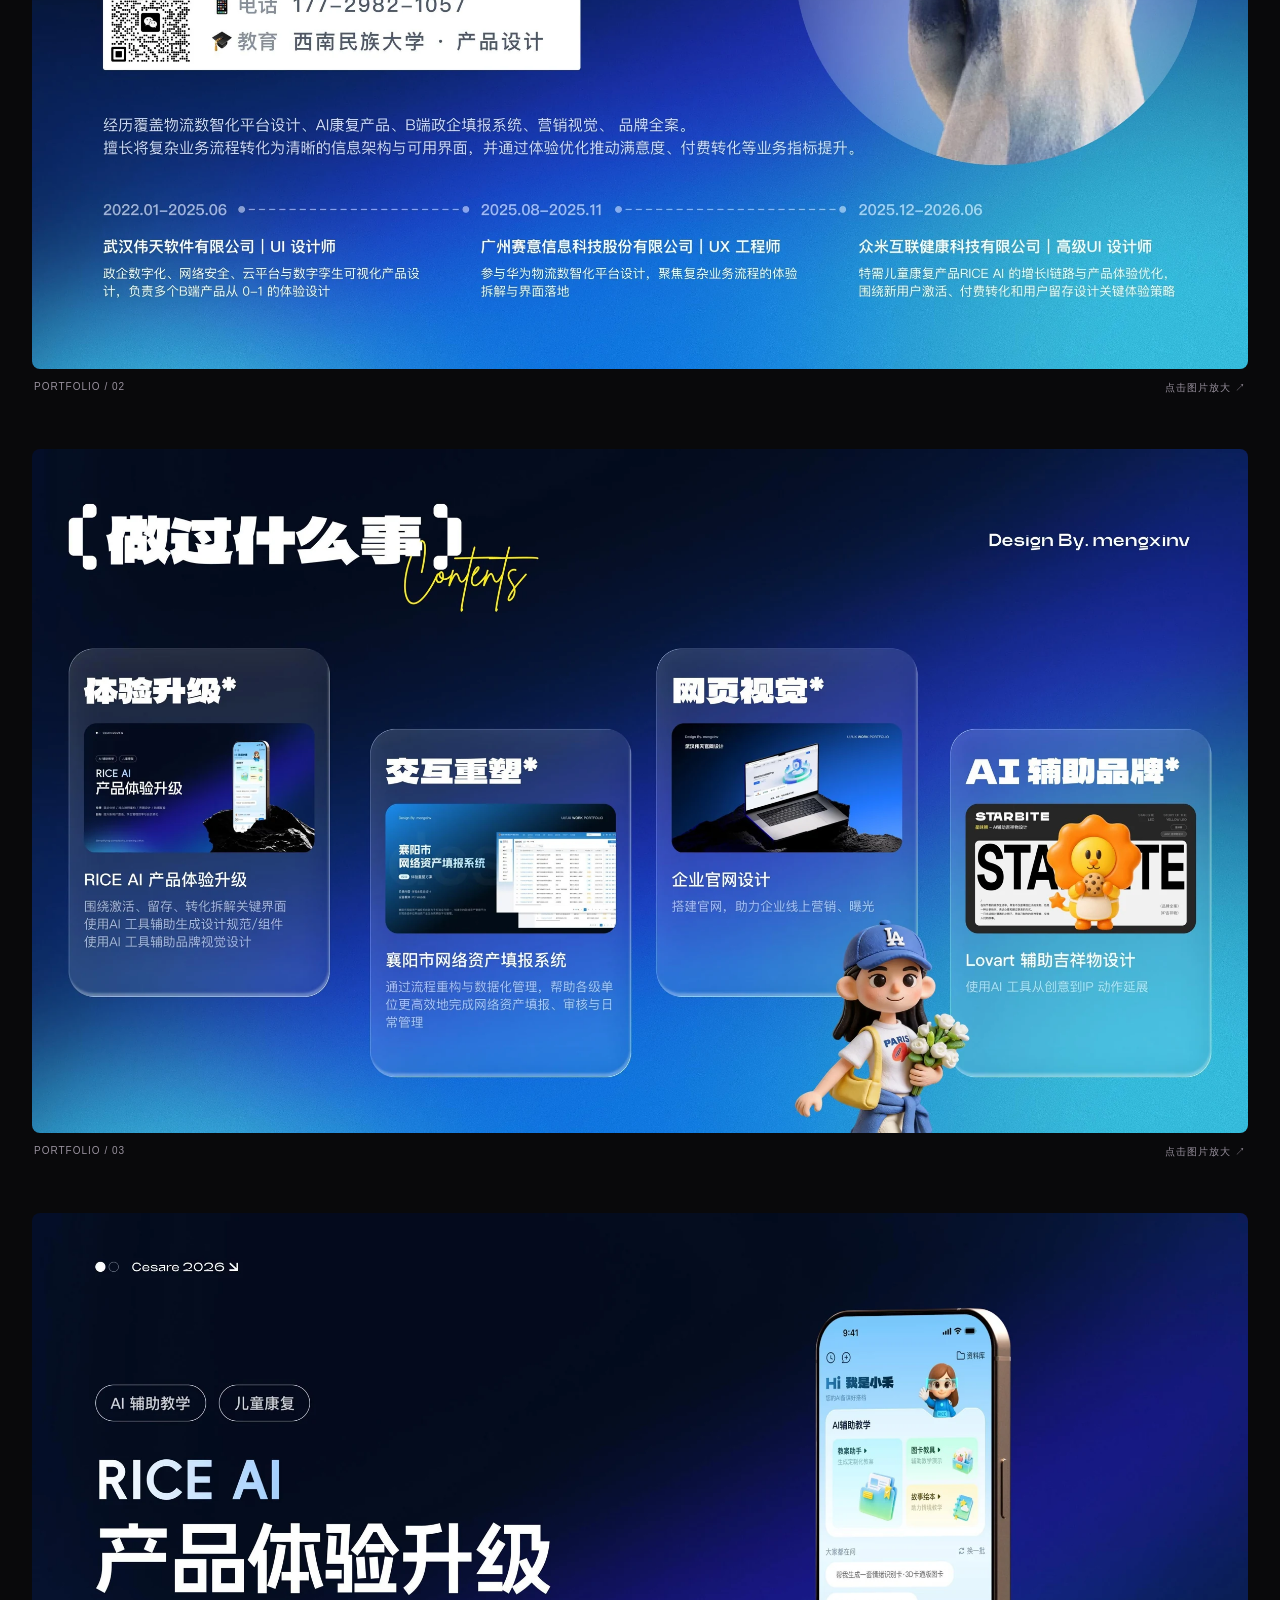
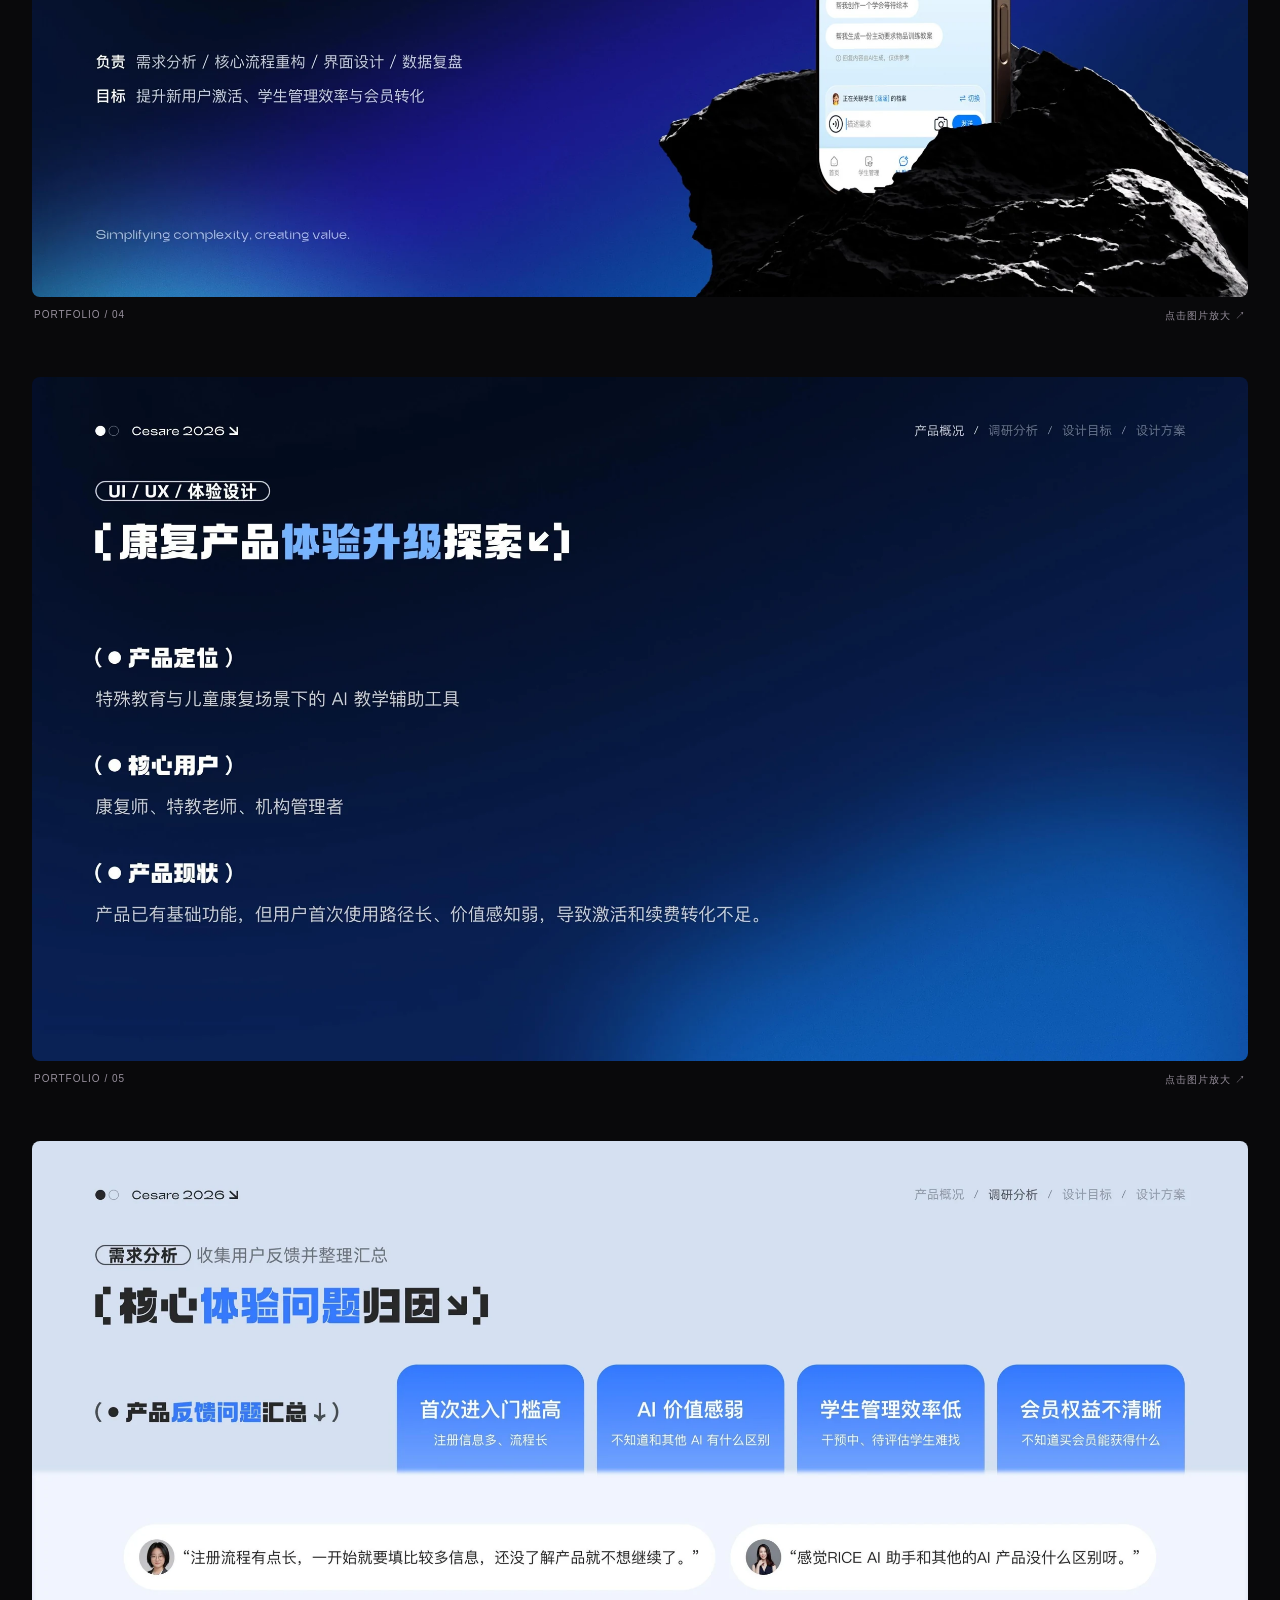
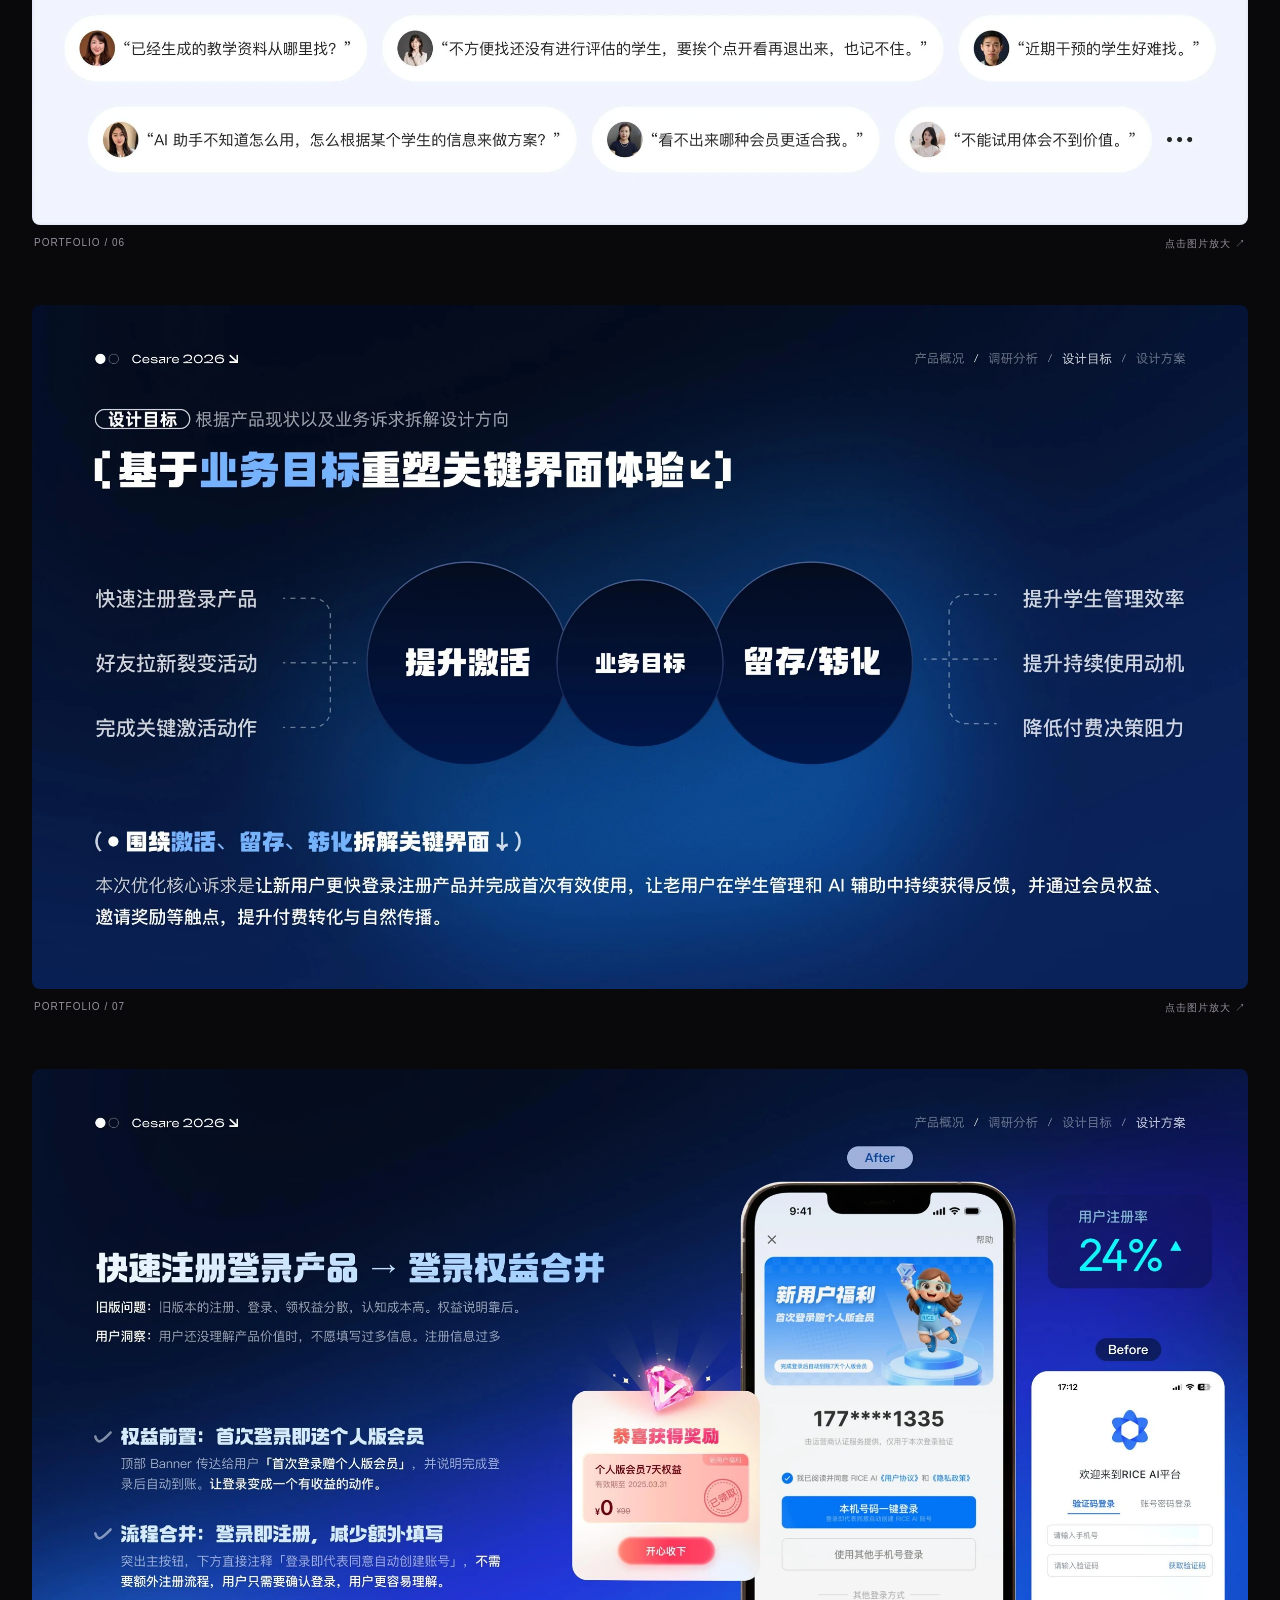
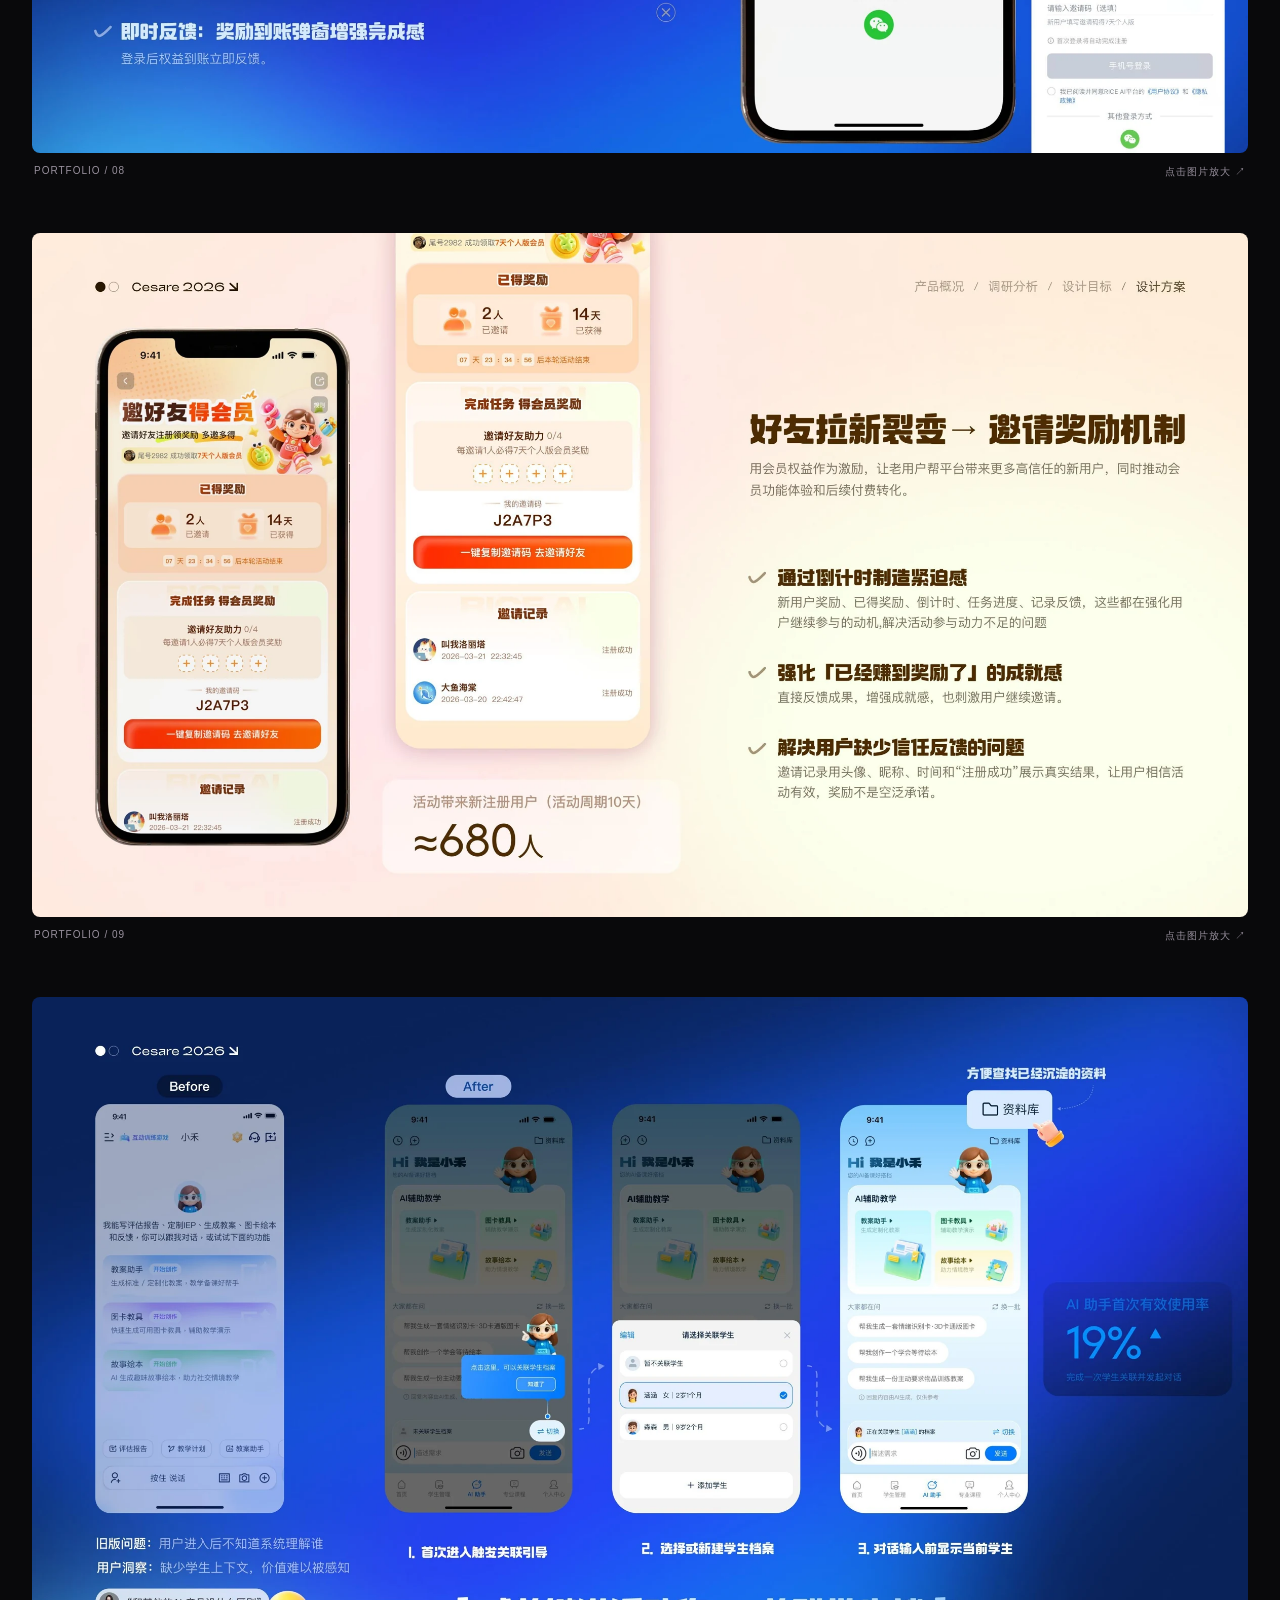
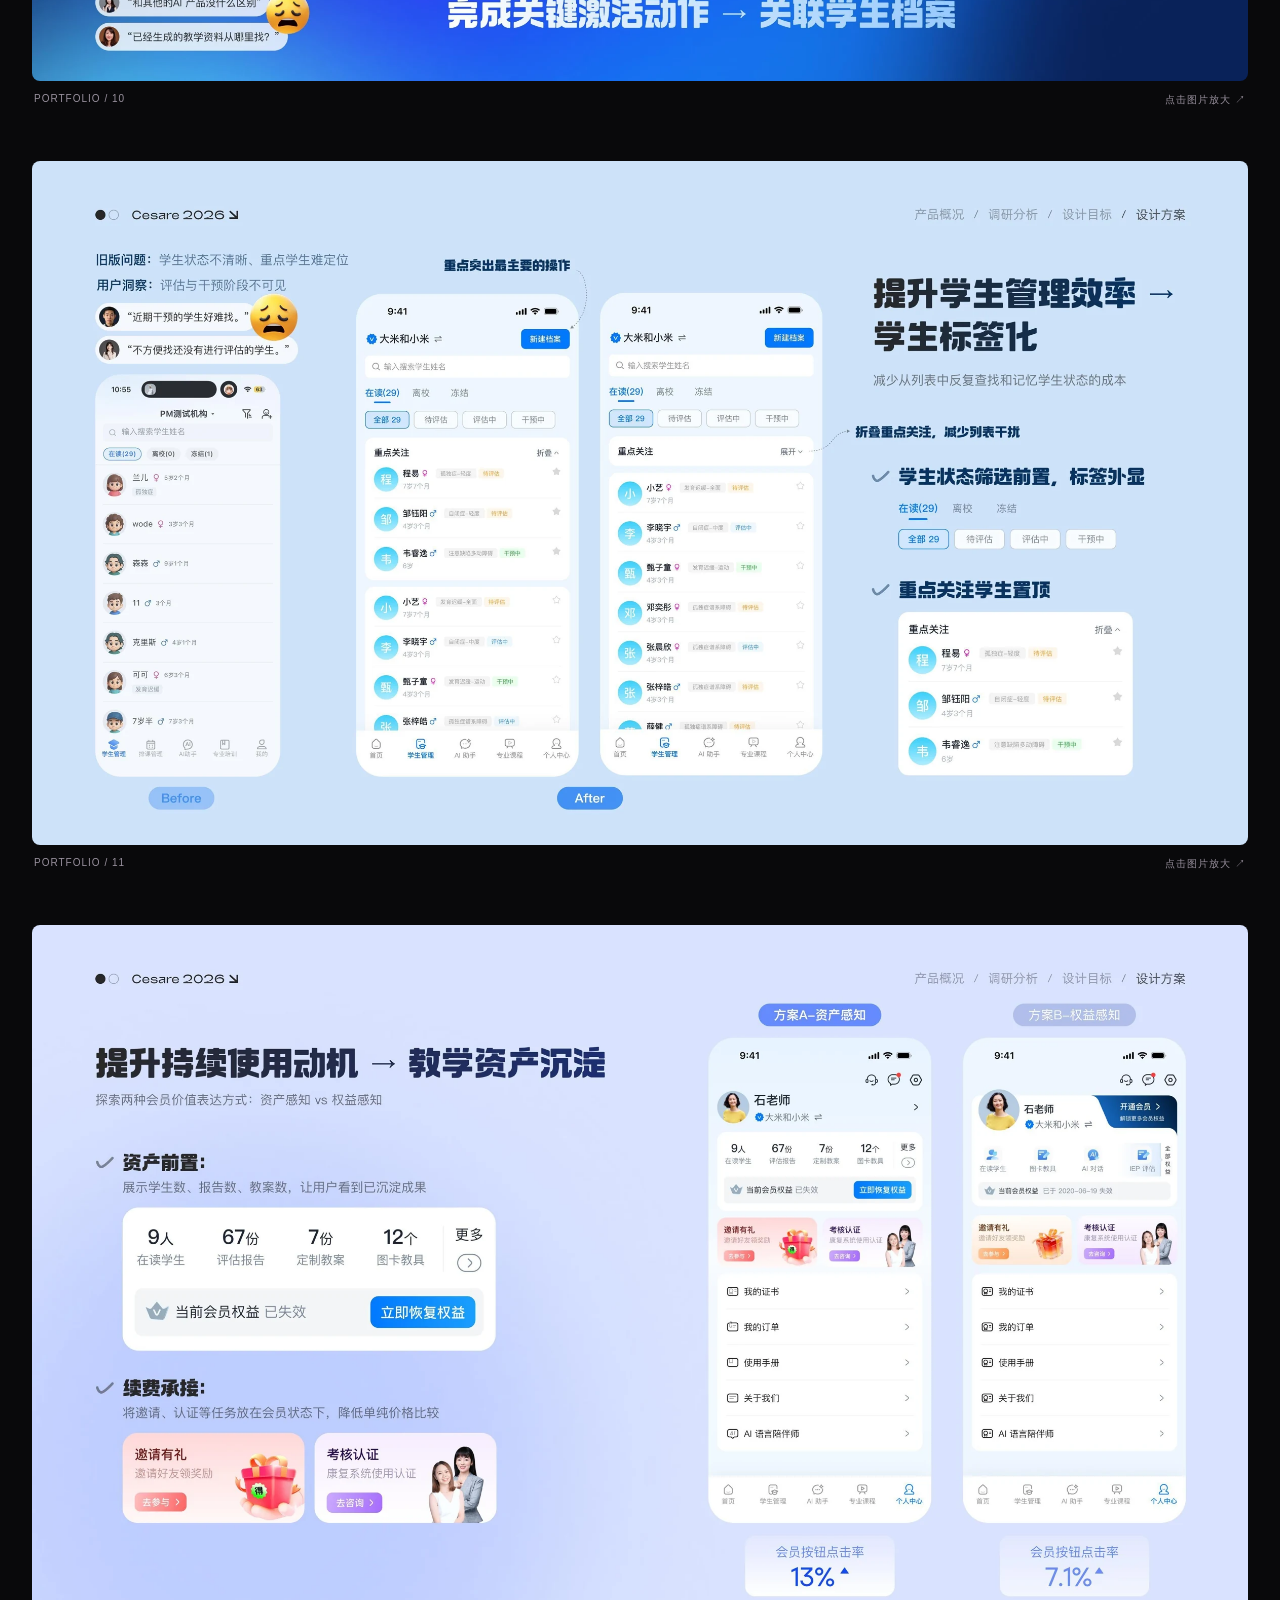
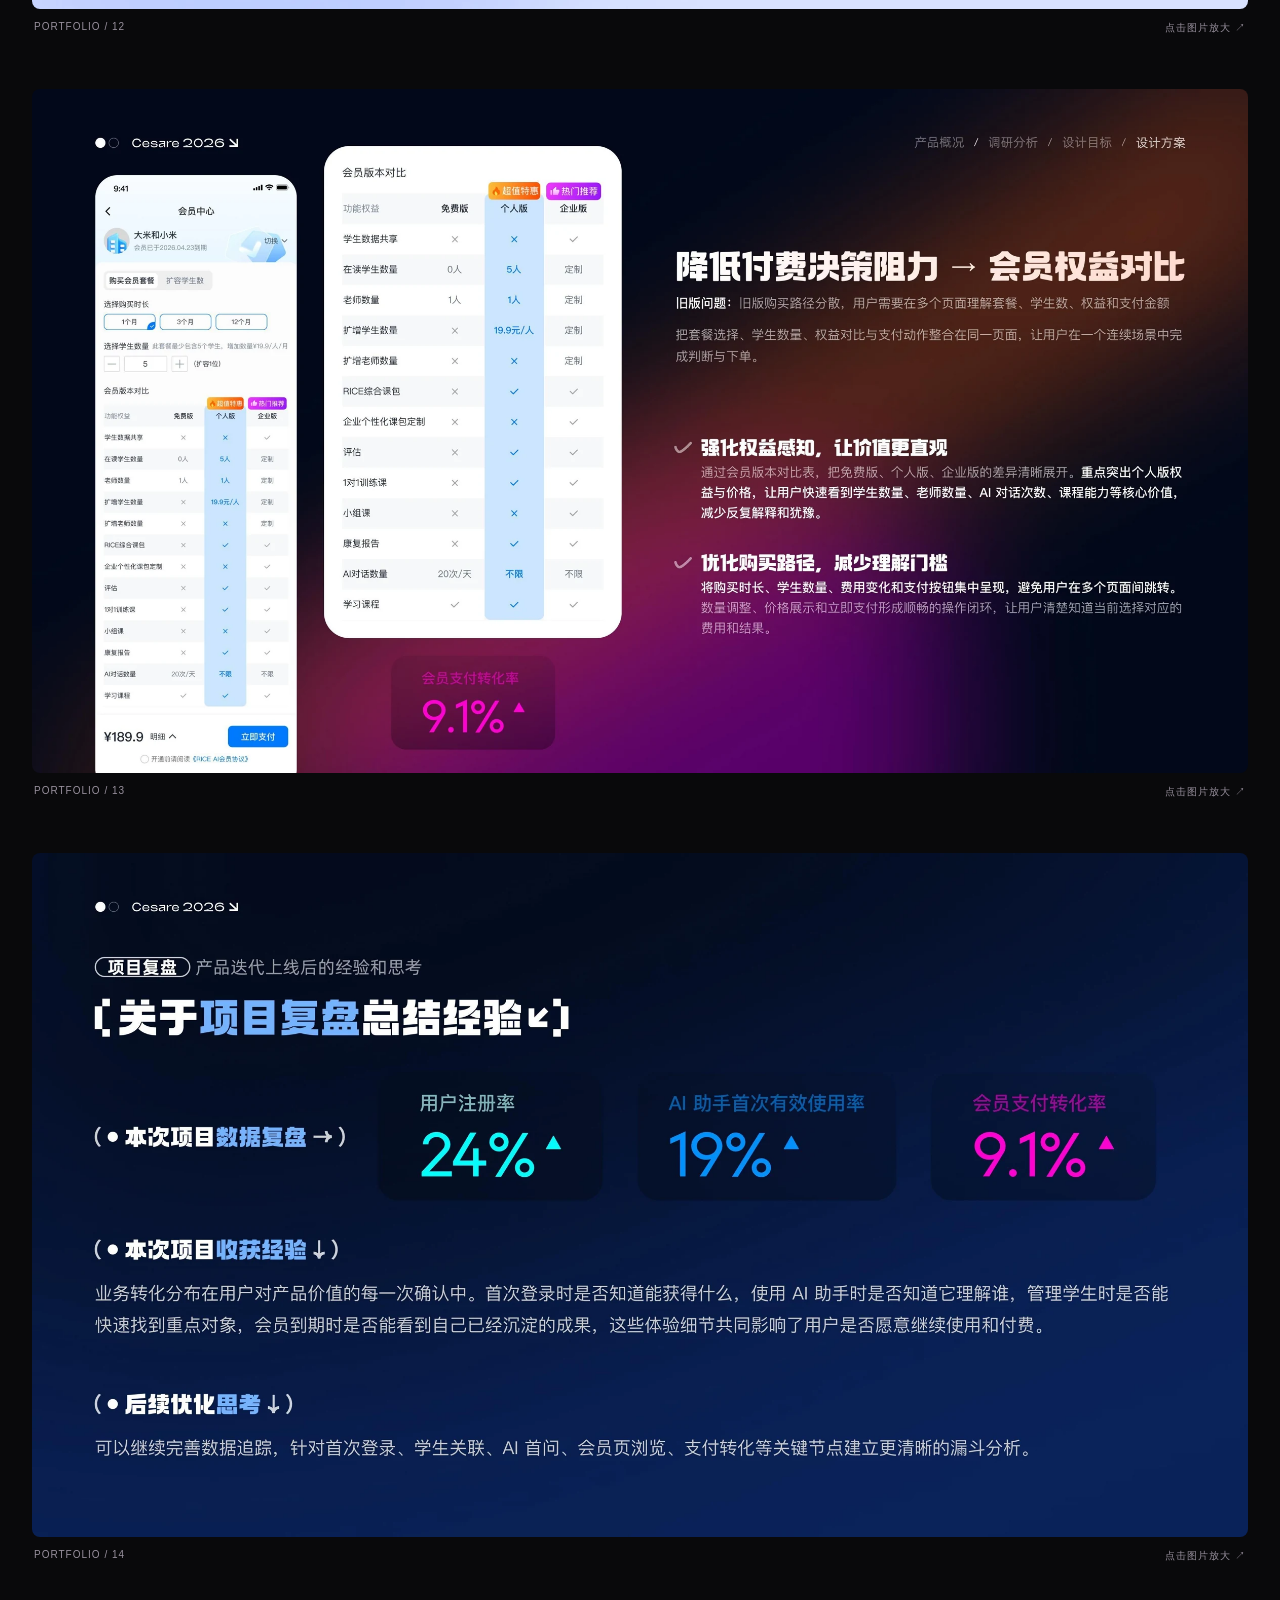
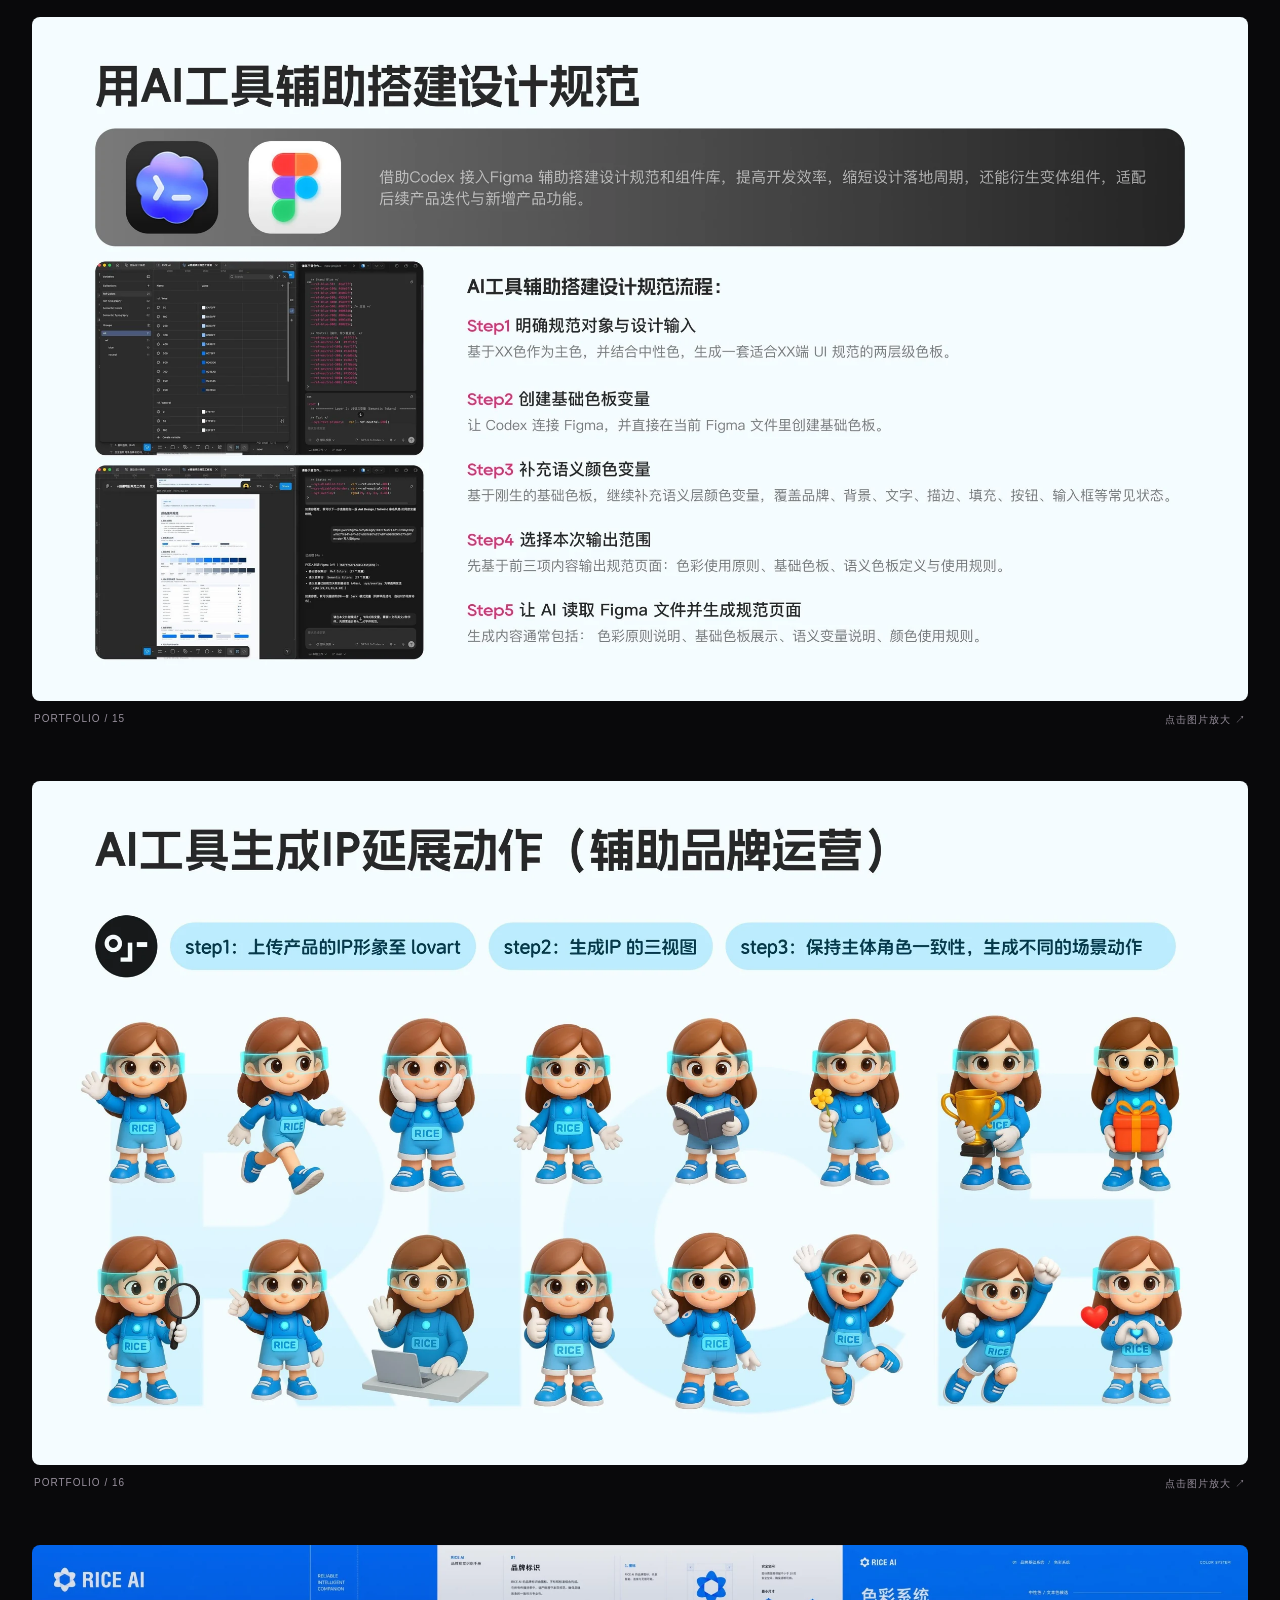
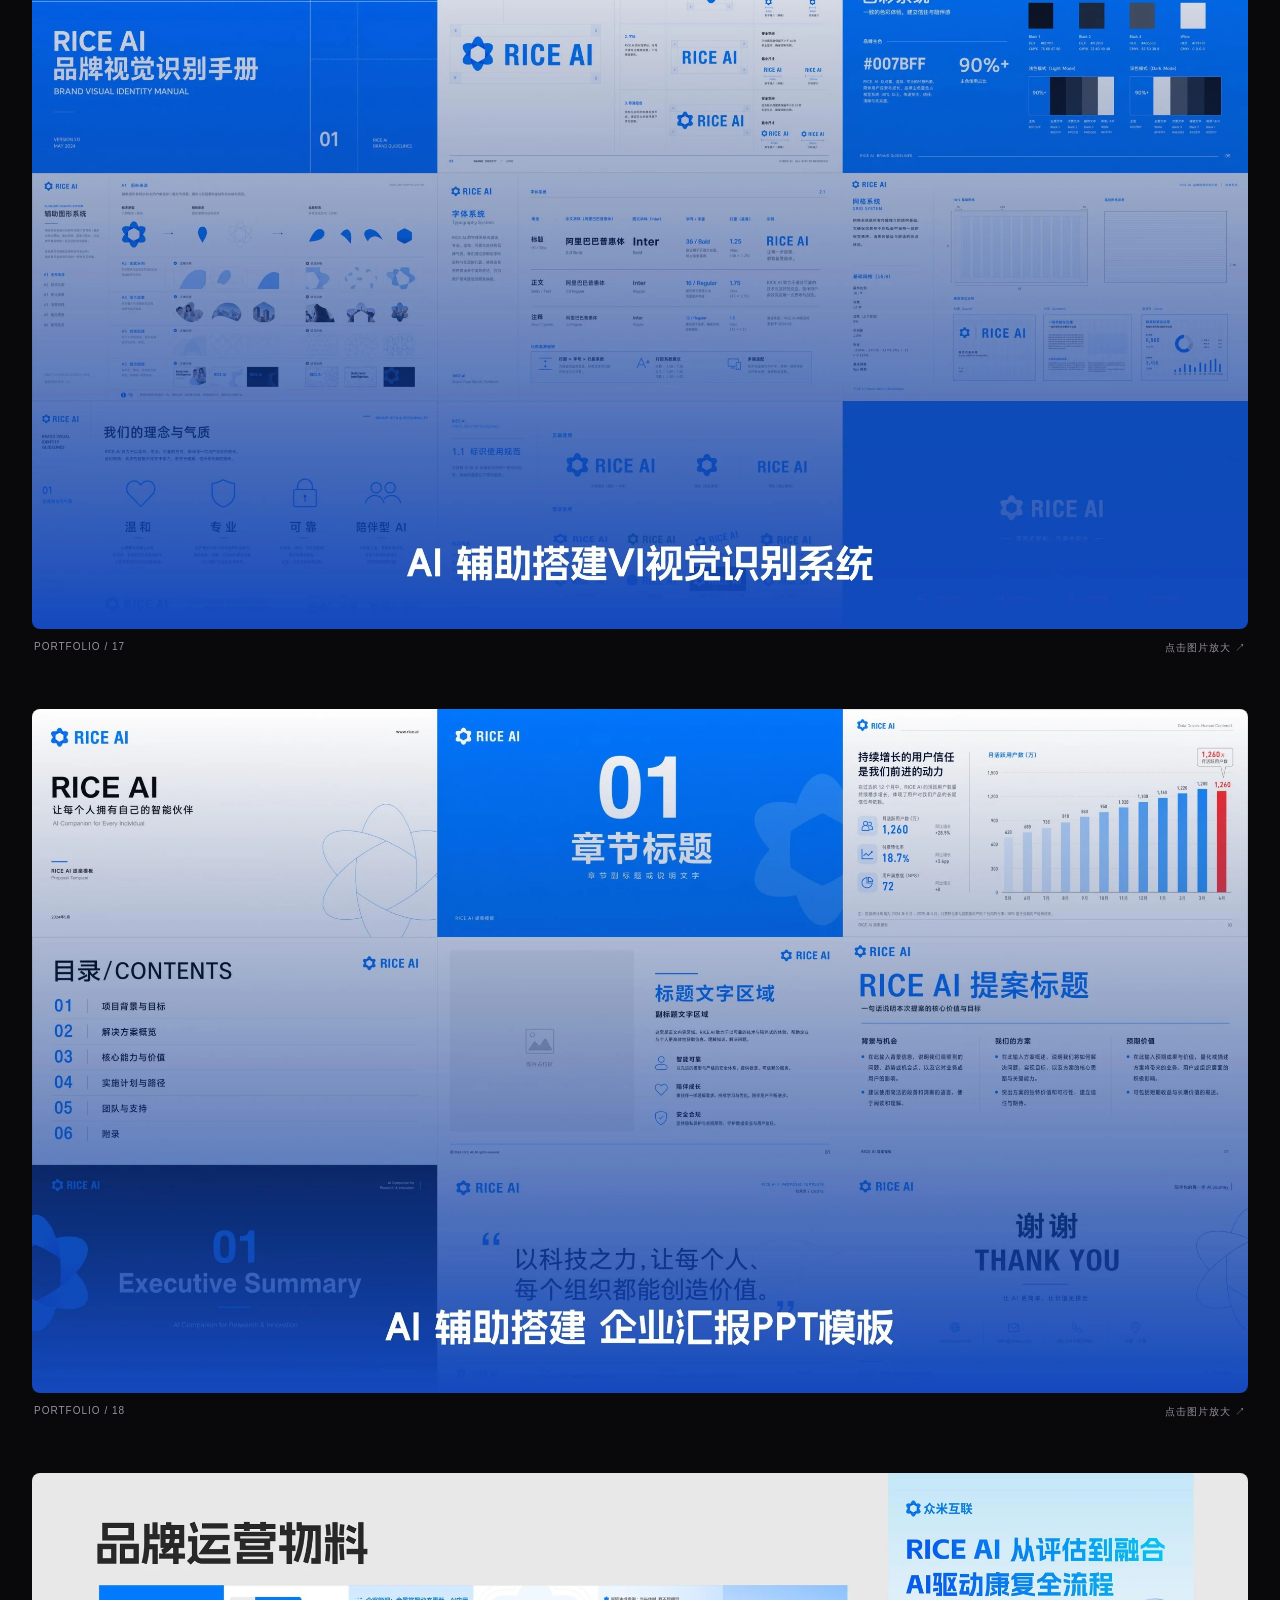
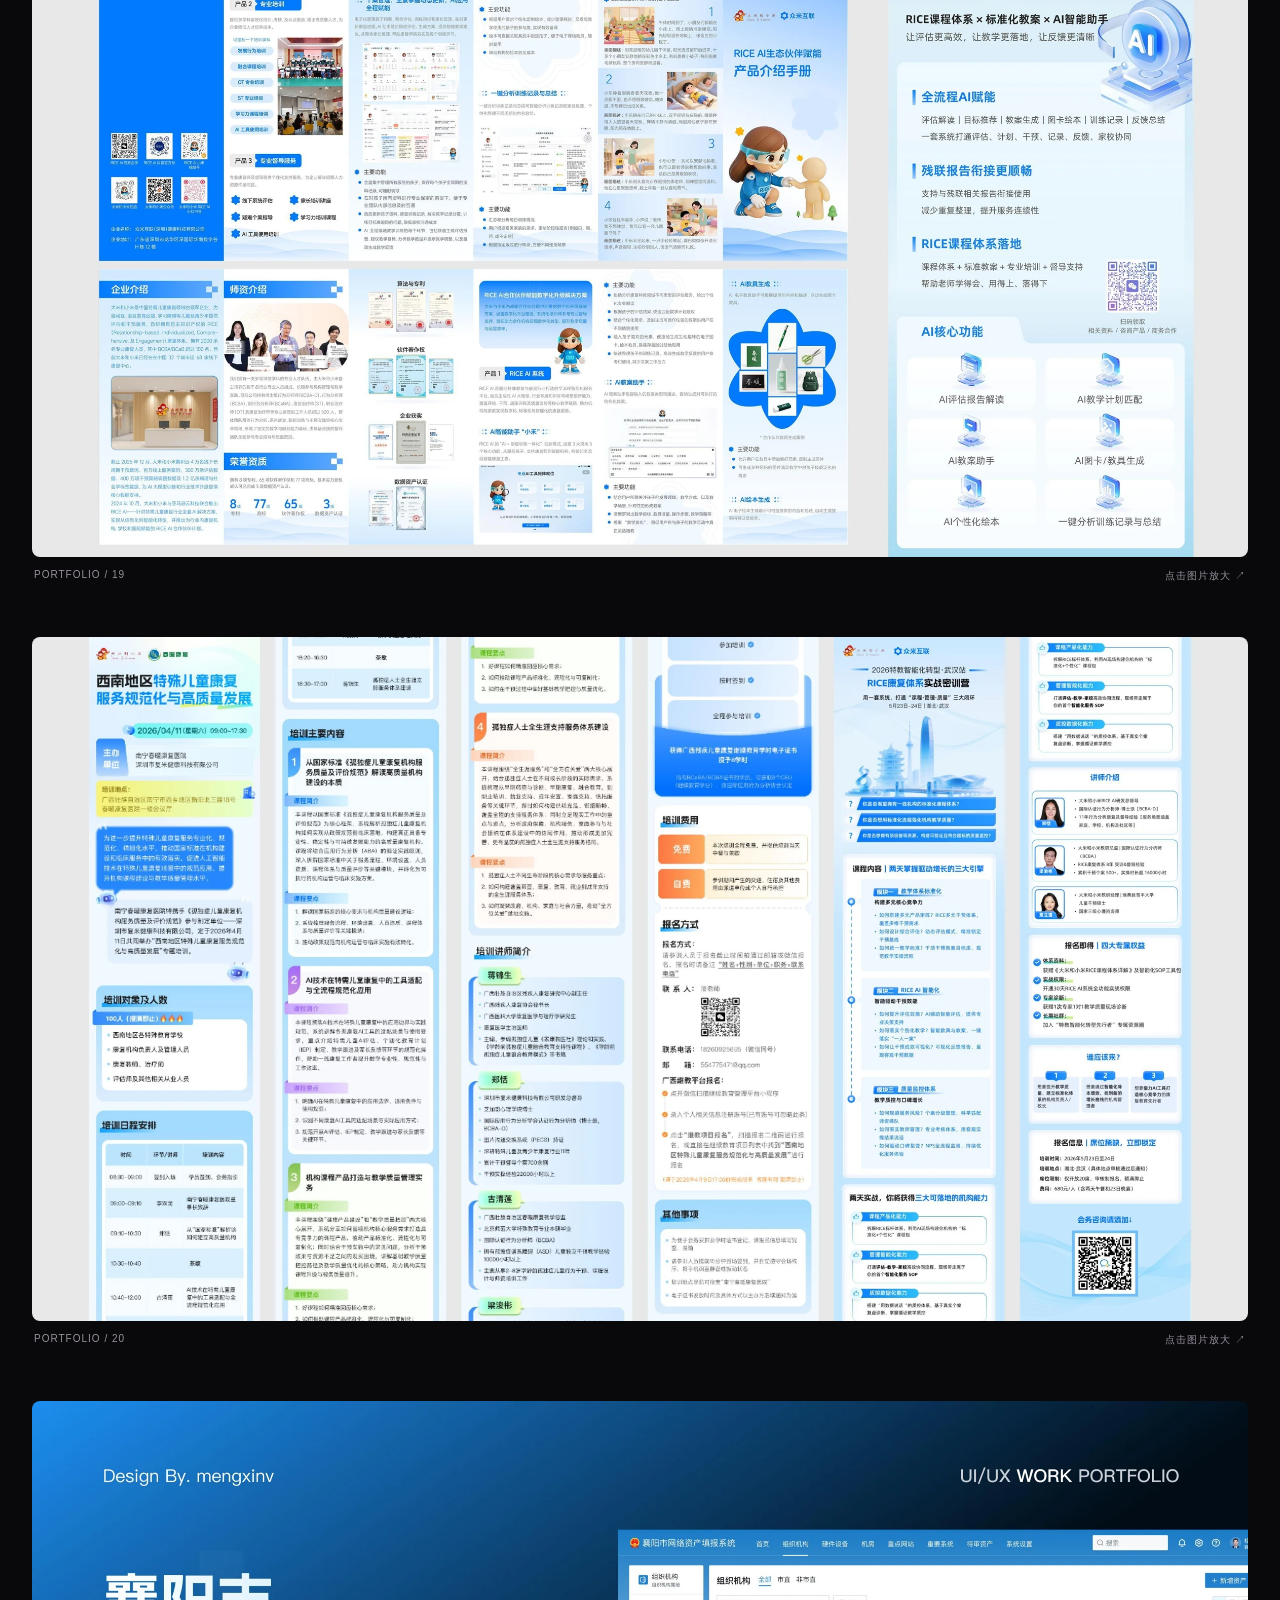
<file: portfolio.html>
<!doctype html><html lang="zh-CN"><head><meta charset="utf-8"><meta name="viewport" content="width=device-width, initial-scale=1"><title>完整作品集 · 孟歆玮</title><meta name="description" content="孟歆玮，深圳 UI/UX 设计师，6 年设计经验。探索 AI 产品、B 端体验、企业官网与品牌设计作品。"><meta name="theme-color" content="#09090b"><meta property="og:title" content="完整作品集 · 孟歆玮"><meta property="og:description" content="让复杂的业务，成为清晰的体验。UI/UX 设计作品集与个人履历。"><link rel="icon" href="assets/favicon.svg"><link rel="stylesheet" href="style.css"><script src="app.js" defer></script></head><body id="top"><a class="skip" href="#main">跳到正文</a><header><a class="logo" href="index.html" aria-label="返回首页">m<span>✳</span></a><nav aria-label="主导航"><a href="index.html#work">精选作品</a><a href="index.html#about">关于我</a><a href="resume.html">个人履历</a></nav><a class="contact-nav" href="index.html#contact">聊聊合作 ↗</a></header><main id="main"><section class="case-head section"><p class="eyebrow">THE COMPLETE PORTFOLIO / 2026</p><h1>完整作品集</h1><p>49 页原始设计内容。点击页面可放大查看。</p><a class="button white" download href="downloads/meng-xinwei-portfolio.pdf">下载原始 PDF ↓</a></section><div class="gallery"><figure><button class="zoom" data-image="assets/pages/01.webp" aria-label="放大第 1 页"><img src="assets/pages/01.webp" width="1920" height="1080" loading="lazy" alt="作品集第 1 页设计原稿"></button><figcaption>PORTFOLIO / 01 <span>点击图片放大 ↗</span></figcaption></figure><figure><button class="zoom" data-image="assets/pages/02.webp" aria-label="放大第 2 页"><img src="assets/pages/02.webp" width="1920" height="1080" loading="lazy" alt="作品集第 2 页设计原稿"></button><figcaption>PORTFOLIO / 02 <span>点击图片放大 ↗</span></figcaption></figure><figure><button class="zoom" data-image="assets/pages/03.webp" aria-label="放大第 3 页"><img src="assets/pages/03.webp" width="1920" height="1080" loading="lazy" alt="作品集第 3 页设计原稿"></button><figcaption>PORTFOLIO / 03 <span>点击图片放大 ↗</span></figcaption></figure><figure><button class="zoom" data-image="assets/pages/04.webp" aria-label="放大第 4 页"><img src="assets/pages/04.webp" width="1920" height="1080" loading="lazy" alt="作品集第 4 页设计原稿"></button><figcaption>PORTFOLIO / 04 <span>点击图片放大 ↗</span></figcaption></figure><figure><button class="zoom" data-image="assets/pages/05.webp" aria-label="放大第 5 页"><img src="assets/pages/05.webp" width="1920" height="1080" loading="lazy" alt="作品集第 5 页设计原稿"></button><figcaption>PORTFOLIO / 05 <span>点击图片放大 ↗</span></figcaption></figure><figure><button class="zoom" data-image="assets/pages/06.webp" aria-label="放大第 6 页"><img src="assets/pages/06.webp" width="1920" height="1080" loading="lazy" alt="作品集第 6 页设计原稿"></button><figcaption>PORTFOLIO / 06 <span>点击图片放大 ↗</span></figcaption></figure><figure><button class="zoom" data-image="assets/pages/07.webp" aria-label="放大第 7 页"><img src="assets/pages/07.webp" width="1920" height="1080" loading="lazy" alt="作品集第 7 页设计原稿"></button><figcaption>PORTFOLIO / 07 <span>点击图片放大 ↗</span></figcaption></figure><figure><button class="zoom" data-image="assets/pages/08.webp" aria-label="放大第 8 页"><img src="assets/pages/08.webp" width="1920" height="1080" loading="lazy" alt="作品集第 8 页设计原稿"></button><figcaption>PORTFOLIO / 08 <span>点击图片放大 ↗</span></figcaption></figure><figure><button class="zoom" data-image="assets/pages/09.webp" aria-label="放大第 9 页"><img src="assets/pages/09.webp" width="1920" height="1080" loading="lazy" alt="作品集第 9 页设计原稿"></button><figcaption>PORTFOLIO / 09 <span>点击图片放大 ↗</span></figcaption></figure><figure><button class="zoom" data-image="assets/pages/10.webp" aria-label="放大第 10 页"><img src="assets/pages/10.webp" width="1920" height="1080" loading="lazy" alt="作品集第 10 页设计原稿"></button><figcaption>PORTFOLIO / 10 <span>点击图片放大 ↗</span></figcaption></figure><figure><button class="zoom" data-image="assets/pages/11.webp" aria-label="放大第 11 页"><img src="assets/pages/11.webp" width="1920" height="1080" loading="lazy" alt="作品集第 11 页设计原稿"></button><figcaption>PORTFOLIO / 11 <span>点击图片放大 ↗</span></figcaption></figure><figure><button class="zoom" data-image="assets/pages/12.webp" aria-label="放大第 12 页"><img src="assets/pages/12.webp" width="1920" height="1080" loading="lazy" alt="作品集第 12 页设计原稿"></button><figcaption>PORTFOLIO / 12 <span>点击图片放大 ↗</span></figcaption></figure><figure><button class="zoom" data-image="assets/pages/13.webp" aria-label="放大第 13 页"><img src="assets/pages/13.webp" width="1920" height="1080" loading="lazy" alt="作品集第 13 页设计原稿"></button><figcaption>PORTFOLIO / 13 <span>点击图片放大 ↗</span></figcaption></figure><figure><button class="zoom" data-image="assets/pages/14.webp" aria-label="放大第 14 页"><img src="assets/pages/14.webp" width="1920" height="1080" loading="lazy" alt="作品集第 14 页设计原稿"></button><figcaption>PORTFOLIO / 14 <span>点击图片放大 ↗</span></figcaption></figure><figure><button class="zoom" data-image="assets/pages/15.webp" aria-label="放大第 15 页"><img src="assets/pages/15.webp" width="1920" height="1080" loading="lazy" alt="作品集第 15 页设计原稿"></button><figcaption>PORTFOLIO / 15 <span>点击图片放大 ↗</span></figcaption></figure><figure><button class="zoom" data-image="assets/pages/16.webp" aria-label="放大第 16 页"><img src="assets/pages/16.webp" width="1920" height="1080" loading="lazy" alt="作品集第 16 页设计原稿"></button><figcaption>PORTFOLIO / 16 <span>点击图片放大 ↗</span></figcaption></figure><figure><button class="zoom" data-image="assets/pages/17.webp" aria-label="放大第 17 页"><img src="assets/pages/17.webp" width="1920" height="1080" loading="lazy" alt="作品集第 17 页设计原稿"></button><figcaption>PORTFOLIO / 17 <span>点击图片放大 ↗</span></figcaption></figure><figure><button class="zoom" data-image="assets/pages/18.webp" aria-label="放大第 18 页"><img src="assets/pages/18.webp" width="1920" height="1080" loading="lazy" alt="作品集第 18 页设计原稿"></button><figcaption>PORTFOLIO / 18 <span>点击图片放大 ↗</span></figcaption></figure><figure><button class="zoom" data-image="assets/pages/19.webp" aria-label="放大第 19 页"><img src="assets/pages/19.webp" width="1920" height="1080" loading="lazy" alt="作品集第 19 页设计原稿"></button><figcaption>PORTFOLIO / 19 <span>点击图片放大 ↗</span></figcaption></figure><figure><button class="zoom" data-image="assets/pages/20.webp" aria-label="放大第 20 页"><img src="assets/pages/20.webp" width="1920" height="1080" loading="lazy" alt="作品集第 20 页设计原稿"></button><figcaption>PORTFOLIO / 20 <span>点击图片放大 ↗</span></figcaption></figure><figure><button class="zoom" data-image="assets/pages/21.webp" aria-label="放大第 21 页"><img src="assets/pages/21.webp" width="1920" height="1080" loading="lazy" alt="作品集第 21 页设计原稿"></button><figcaption>PORTFOLIO / 21 <span>点击图片放大 ↗</span></figcaption></figure><figure><button class="zoom" data-image="assets/pages/22.webp" aria-label="放大第 22 页"><img src="assets/pages/22.webp" width="1920" height="1080" loading="lazy" alt="作品集第 22 页设计原稿"></button><figcaption>PORTFOLIO / 22 <span>点击图片放大 ↗</span></figcaption></figure><figure><button class="zoom" data-image="assets/pages/23.webp" aria-label="放大第 23 页"><img src="assets/pages/23.webp" width="1920" height="1080" loading="lazy" alt="作品集第 23 页设计原稿"></button><figcaption>PORTFOLIO / 23 <span>点击图片放大 ↗</span></figcaption></figure><figure><button class="zoom" data-image="assets/pages/24.webp" aria-label="放大第 24 页"><img src="assets/pages/24.webp" width="1920" height="1080" loading="lazy" alt="作品集第 24 页设计原稿"></button><figcaption>PORTFOLIO / 24 <span>点击图片放大 ↗</span></figcaption></figure><figure><button class="zoom" data-image="assets/pages/25.webp" aria-label="放大第 25 页"><img src="assets/pages/25.webp" width="1920" height="1080" loading="lazy" alt="作品集第 25 页设计原稿"></button><figcaption>PORTFOLIO / 25 <span>点击图片放大 ↗</span></figcaption></figure><figure><button class="zoom" data-image="assets/pages/26.webp" aria-label="放大第 26 页"><img src="assets/pages/26.webp" width="1920" height="1080" loading="lazy" alt="作品集第 26 页设计原稿"></button><figcaption>PORTFOLIO / 26 <span>点击图片放大 ↗</span></figcaption></figure><figure><button class="zoom" data-image="assets/pages/27.webp" aria-label="放大第 27 页"><img src="assets/pages/27.webp" width="1920" height="1080" loading="lazy" alt="作品集第 27 页设计原稿"></button><figcaption>PORTFOLIO / 27 <span>点击图片放大 ↗</span></figcaption></figure><figure><button class="zoom" data-image="assets/pages/28.webp" aria-label="放大第 28 页"><img src="assets/pages/28.webp" width="1920" height="1080" loading="lazy" alt="作品集第 28 页设计原稿"></button><figcaption>PORTFOLIO / 28 <span>点击图片放大 ↗</span></figcaption></figure><figure><button class="zoom" data-image="assets/pages/29.webp" aria-label="放大第 29 页"><img src="assets/pages/29.webp" width="1920" height="1080" loading="lazy" alt="作品集第 29 页设计原稿"></button><figcaption>PORTFOLIO / 29 <span>点击图片放大 ↗</span></figcaption></figure><figure><button class="zoom" data-image="assets/pages/30.webp" aria-label="放大第 30 页"><img src="assets/pages/30.webp" width="1920" height="1080" loading="lazy" alt="作品集第 30 页设计原稿"></button><figcaption>PORTFOLIO / 30 <span>点击图片放大 ↗</span></figcaption></figure><figure><button class="zoom" data-image="assets/pages/31.webp" aria-label="放大第 31 页"><img src="assets/pages/31.webp" width="1920" height="1080" loading="lazy" alt="作品集第 31 页设计原稿"></button><figcaption>PORTFOLIO / 31 <span>点击图片放大 ↗</span></figcaption></figure><figure><button class="zoom" data-image="assets/pages/32.webp" aria-label="放大第 32 页"><img src="assets/pages/32.webp" width="1920" height="1080" loading="lazy" alt="作品集第 32 页设计原稿"></button><figcaption>PORTFOLIO / 32 <span>点击图片放大 ↗</span></figcaption></figure><figure><button class="zoom" data-image="assets/pages/33.webp" aria-label="放大第 33 页"><img src="assets/pages/33.webp" width="1920" height="1080" loading="lazy" alt="作品集第 33 页设计原稿"></button><figcaption>PORTFOLIO / 33 <span>点击图片放大 ↗</span></figcaption></figure><figure><button class="zoom" data-image="assets/pages/34.webp" aria-label="放大第 34 页"><img src="assets/pages/34.webp" width="1920" height="1080" loading="lazy" alt="作品集第 34 页设计原稿"></button><figcaption>PORTFOLIO / 34 <span>点击图片放大 ↗</span></figcaption></figure><figure><button class="zoom" data-image="assets/pages/35.webp" aria-label="放大第 35 页"><img src="assets/pages/35.webp" width="1920" height="1080" loading="lazy" alt="作品集第 35 页设计原稿"></button><figcaption>PORTFOLIO / 35 <span>点击图片放大 ↗</span></figcaption></figure><figure><button class="zoom" data-image="assets/pages/36.webp" aria-label="放大第 36 页"><img src="assets/pages/36.webp" width="1920" height="1080" loading="lazy" alt="作品集第 36 页设计原稿"></button><figcaption>PORTFOLIO / 36 <span>点击图片放大 ↗</span></figcaption></figure><figure><button class="zoom" data-image="assets/pages/37.webp" aria-label="放大第 37 页"><img src="assets/pages/37.webp" width="1920" height="1080" loading="lazy" alt="作品集第 37 页设计原稿"></button><figcaption>PORTFOLIO / 37 <span>点击图片放大 ↗</span></figcaption></figure><figure><button class="zoom" data-image="assets/pages/38.webp" aria-label="放大第 38 页"><img src="assets/pages/38.webp" width="1920" height="1080" loading="lazy" alt="作品集第 38 页设计原稿"></button><figcaption>PORTFOLIO / 38 <span>点击图片放大 ↗</span></figcaption></figure><figure><button class="zoom" data-image="assets/pages/39.webp" aria-label="放大第 39 页"><img src="assets/pages/39.webp" width="1920" height="1080" loading="lazy" alt="作品集第 39 页设计原稿"></button><figcaption>PORTFOLIO / 39 <span>点击图片放大 ↗</span></figcaption></figure><figure><button class="zoom" data-image="assets/pages/40.webp" aria-label="放大第 40 页"><img src="assets/pages/40.webp" width="1920" height="1080" loading="lazy" alt="作品集第 40 页设计原稿"></button><figcaption>PORTFOLIO / 40 <span>点击图片放大 ↗</span></figcaption></figure><figure><button class="zoom" data-image="assets/pages/41.webp" aria-label="放大第 41 页"><img src="assets/pages/41.webp" width="1920" height="1080" loading="lazy" alt="作品集第 41 页设计原稿"></button><figcaption>PORTFOLIO / 41 <span>点击图片放大 ↗</span></figcaption></figure><figure><button class="zoom" data-image="assets/pages/42.webp" aria-label="放大第 42 页"><img src="assets/pages/42.webp" width="1920" height="1080" loading="lazy" alt="作品集第 42 页设计原稿"></button><figcaption>PORTFOLIO / 42 <span>点击图片放大 ↗</span></figcaption></figure><figure><button class="zoom" data-image="assets/pages/43.webp" aria-label="放大第 43 页"><img src="assets/pages/43.webp" width="1920" height="1080" loading="lazy" alt="作品集第 43 页设计原稿"></button><figcaption>PORTFOLIO / 43 <span>点击图片放大 ↗</span></figcaption></figure><figure><button class="zoom" data-image="assets/pages/44.webp" aria-label="放大第 44 页"><img src="assets/pages/44.webp" width="1920" height="1080" loading="lazy" alt="作品集第 44 页设计原稿"></button><figcaption>PORTFOLIO / 44 <span>点击图片放大 ↗</span></figcaption></figure><figure><button class="zoom" data-image="assets/pages/45.webp" aria-label="放大第 45 页"><img src="assets/pages/45.webp" width="1920" height="1080" loading="lazy" alt="作品集第 45 页设计原稿"></button><figcaption>PORTFOLIO / 45 <span>点击图片放大 ↗</span></figcaption></figure><figure><button class="zoom" data-image="assets/pages/46.webp" aria-label="放大第 46 页"><img src="assets/pages/46.webp" width="1920" height="1080" loading="lazy" alt="作品集第 46 页设计原稿"></button><figcaption>PORTFOLIO / 46 <span>点击图片放大 ↗</span></figcaption></figure><figure><button class="zoom" data-image="assets/pages/47.webp" aria-label="放大第 47 页"><img src="assets/pages/47.webp" width="1920" height="1080" loading="lazy" alt="作品集第 47 页设计原稿"></button><figcaption>PORTFOLIO / 47 <span>点击图片放大 ↗</span></figcaption></figure><figure><button class="zoom" data-image="assets/pages/48.webp" aria-label="放大第 48 页"><img src="assets/pages/48.webp" width="1920" height="1080" loading="lazy" alt="作品集第 48 页设计原稿"></button><figcaption>PORTFOLIO / 48 <span>点击图片放大 ↗</span></figcaption></figure><figure><button class="zoom" data-image="assets/pages/49.webp" aria-label="放大第 49 页"><img src="assets/pages/49.webp" width="1920" height="1080" loading="lazy" alt="作品集第 49 页设计原稿"></button><figcaption>PORTFOLIO / 49 <span>点击图片放大 ↗</span></figcaption></figure></div></main><footer><span>© 2026 孟歆玮 · MENG XINWEI</span><span>用设计，让复杂变简单。</span><a href="#top">回到顶部 ↑</a></footer><dialog id="lightbox"><button class="close" aria-label="关闭大图">关闭 ×</button><img alt="作品原稿放大预览"><p>可横向滚动查看细节 · 按 Esc 关闭</p></dialog><div class="toast" role="status" aria-live="polite"></div></body></html>
</file>
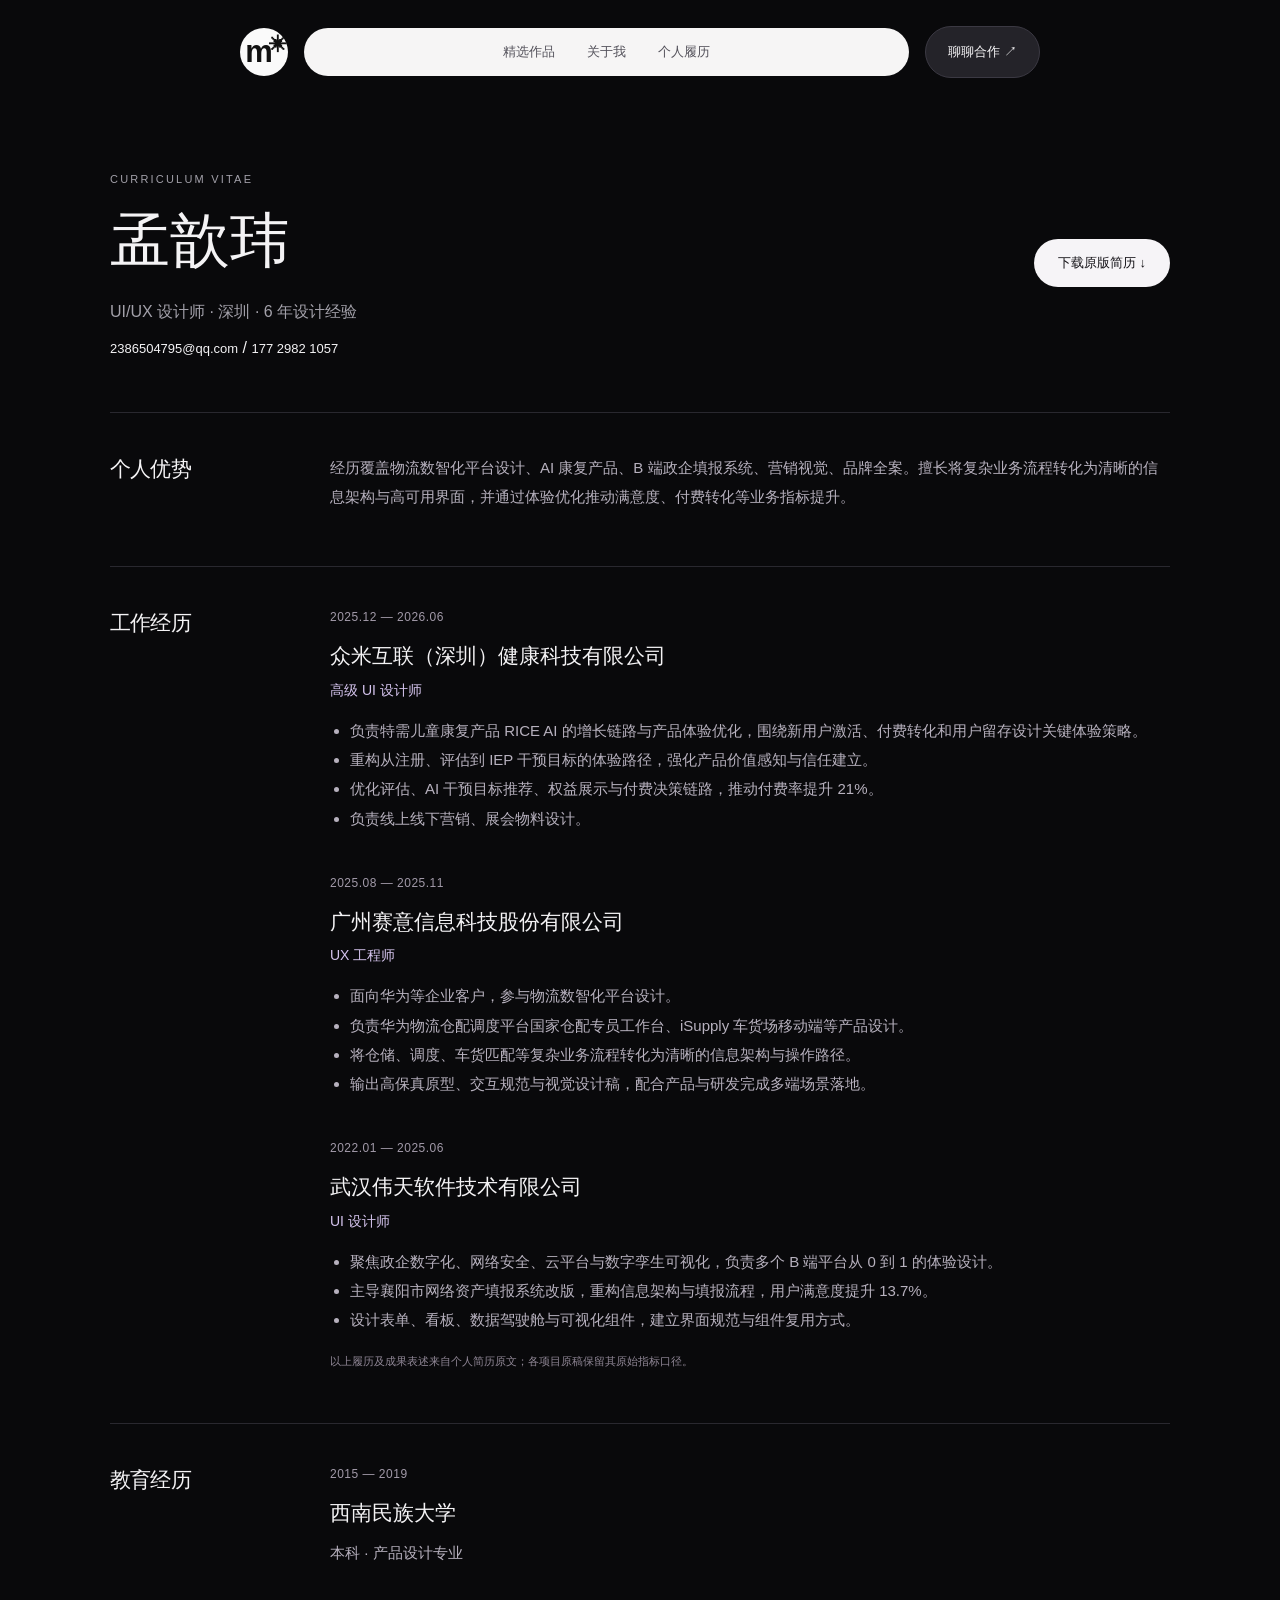
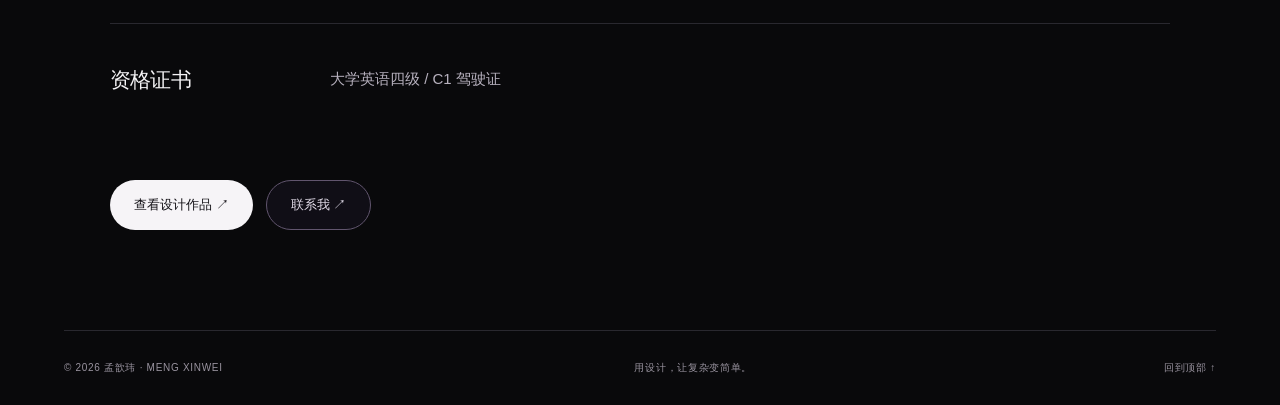
<file: resume.html>
<!doctype html><html lang="zh-CN"><head><meta charset="utf-8"><meta name="viewport" content="width=device-width, initial-scale=1"><title>个人履历 · 孟歆玮</title><meta name="description" content="孟歆玮，深圳 UI/UX 设计师，6 年设计经验。探索 AI 产品、B 端体验、企业官网与品牌设计作品。"><meta name="theme-color" content="#09090b"><meta property="og:title" content="个人履历 · 孟歆玮"><meta property="og:description" content="让复杂的业务，成为清晰的体验。UI/UX 设计作品集与个人履历。"><link rel="icon" href="assets/favicon.svg"><link rel="stylesheet" href="style.css"><script src="app.js" defer></script></head><body id="top"><a class="skip" href="#main">跳到正文</a><header><a class="logo" href="index.html" aria-label="返回首页">m<span>✳</span></a><nav aria-label="主导航"><a href="index.html#work">精选作品</a><a href="index.html#about">关于我</a><a href="resume.html">个人履历</a></nav><a class="contact-nav" href="index.html#contact">聊聊合作 ↗</a></header><main id="main"><section class="resume section"><div class="resume-top"><div><p class="eyebrow">CURRICULUM VITAE</p><h1>孟歆玮</h1><p>UI/UX 设计师 · 深圳 · 6 年设计经验</p><a href="mailto:2386504795@qq.com">2386504795@qq.com</a> / <a href="tel:+8617729821057">177 2982 1057</a></div><a class="button white" download href="downloads/meng-xinwei-resume.pdf">下载原版简历 ↓</a></div><div class="resume-row"><h2>个人优势</h2><p>经历覆盖物流数智化平台设计、AI 康复产品、B 端政企填报系统、营销视觉、品牌全案。擅长将复杂业务流程转化为清晰的信息架构与高可用界面，并通过体验优化推动满意度、付费转化等业务指标提升。</p></div><div class="resume-row"><h2>工作经历</h2><div><article><time>2025.12 — 2026.06</time><h3>众米互联（深圳）健康科技有限公司</h3><h4>高级 UI 设计师</h4><ul><li>负责特需儿童康复产品 RICE AI 的增长链路与产品体验优化，围绕新用户激活、付费转化和用户留存设计关键体验策略。</li><li>重构从注册、评估到 IEP 干预目标的体验路径，强化产品价值感知与信任建立。</li><li>优化评估、AI 干预目标推荐、权益展示与付费决策链路，推动付费率提升 21%。</li><li>负责线上线下营销、展会物料设计。</li></ul></article><article><time>2025.08 — 2025.11</time><h3>广州赛意信息科技股份有限公司</h3><h4>UX 工程师</h4><ul><li>面向华为等企业客户，参与物流数智化平台设计。</li><li>负责华为物流仓配调度平台国家仓配专员工作台、iSupply 车货场移动端等产品设计。</li><li>将仓储、调度、车货匹配等复杂业务流程转化为清晰的信息架构与操作路径。</li><li>输出高保真原型、交互规范与视觉设计稿，配合产品与研发完成多端场景落地。</li></ul></article><article><time>2022.01 — 2025.06</time><h3>武汉伟天软件技术有限公司</h3><h4>UI 设计师</h4><ul><li>聚焦政企数字化、网络安全、云平台与数字孪生可视化，负责多个 B 端平台从 0 到 1 的体验设计。</li><li>主导襄阳市网络资产填报系统改版，重构信息架构与填报流程，用户满意度提升 13.7%。</li><li>设计表单、看板、数据驾驶舱与可视化组件，建立界面规范与组件复用方式。</li></ul></article><p class="note">以上履历及成果表述来自个人简历原文；各项目原稿保留其原始指标口径。</p></div></div><div class="resume-row"><h2>教育经历</h2><div><time>2015 — 2019</time><h3>西南民族大学</h3><p>本科 · 产品设计专业</p></div></div><div class="resume-row"><h2>资格证书</h2><p>大学英语四级 / C1 驾驶证</p></div><div class="actions"><a class="button white" href="index.html#work">查看设计作品 ↗</a><a class="button ghost" href="mailto:2386504795@qq.com">联系我 ↗</a></div></section></main><footer><span>© 2026 孟歆玮 · MENG XINWEI</span><span>用设计，让复杂变简单。</span><a href="#top">回到顶部 ↑</a></footer><dialog id="lightbox"><button class="close" aria-label="关闭大图">关闭 ×</button><img alt="作品原稿放大预览"><p>可横向滚动查看细节 · 按 Esc 关闭</p></dialog><div class="toast" role="status" aria-live="polite"></div></body></html>
</file>
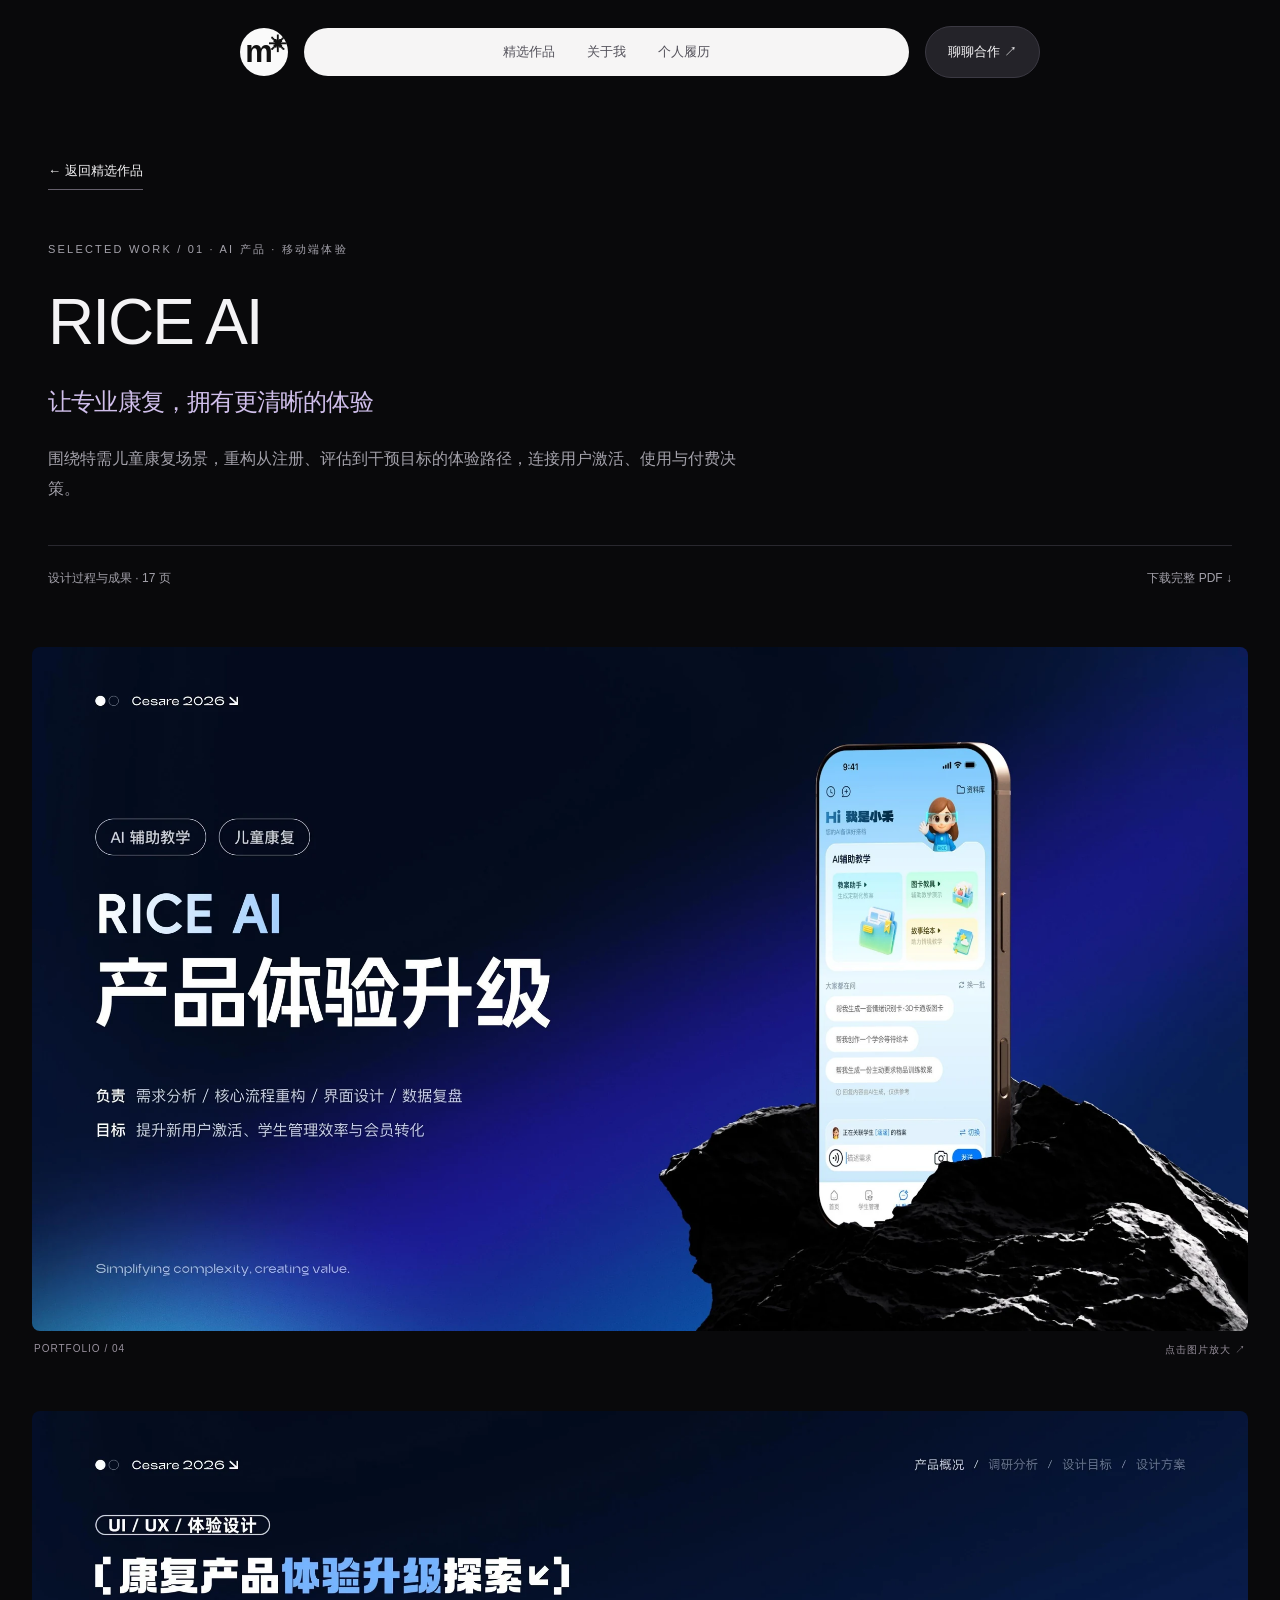
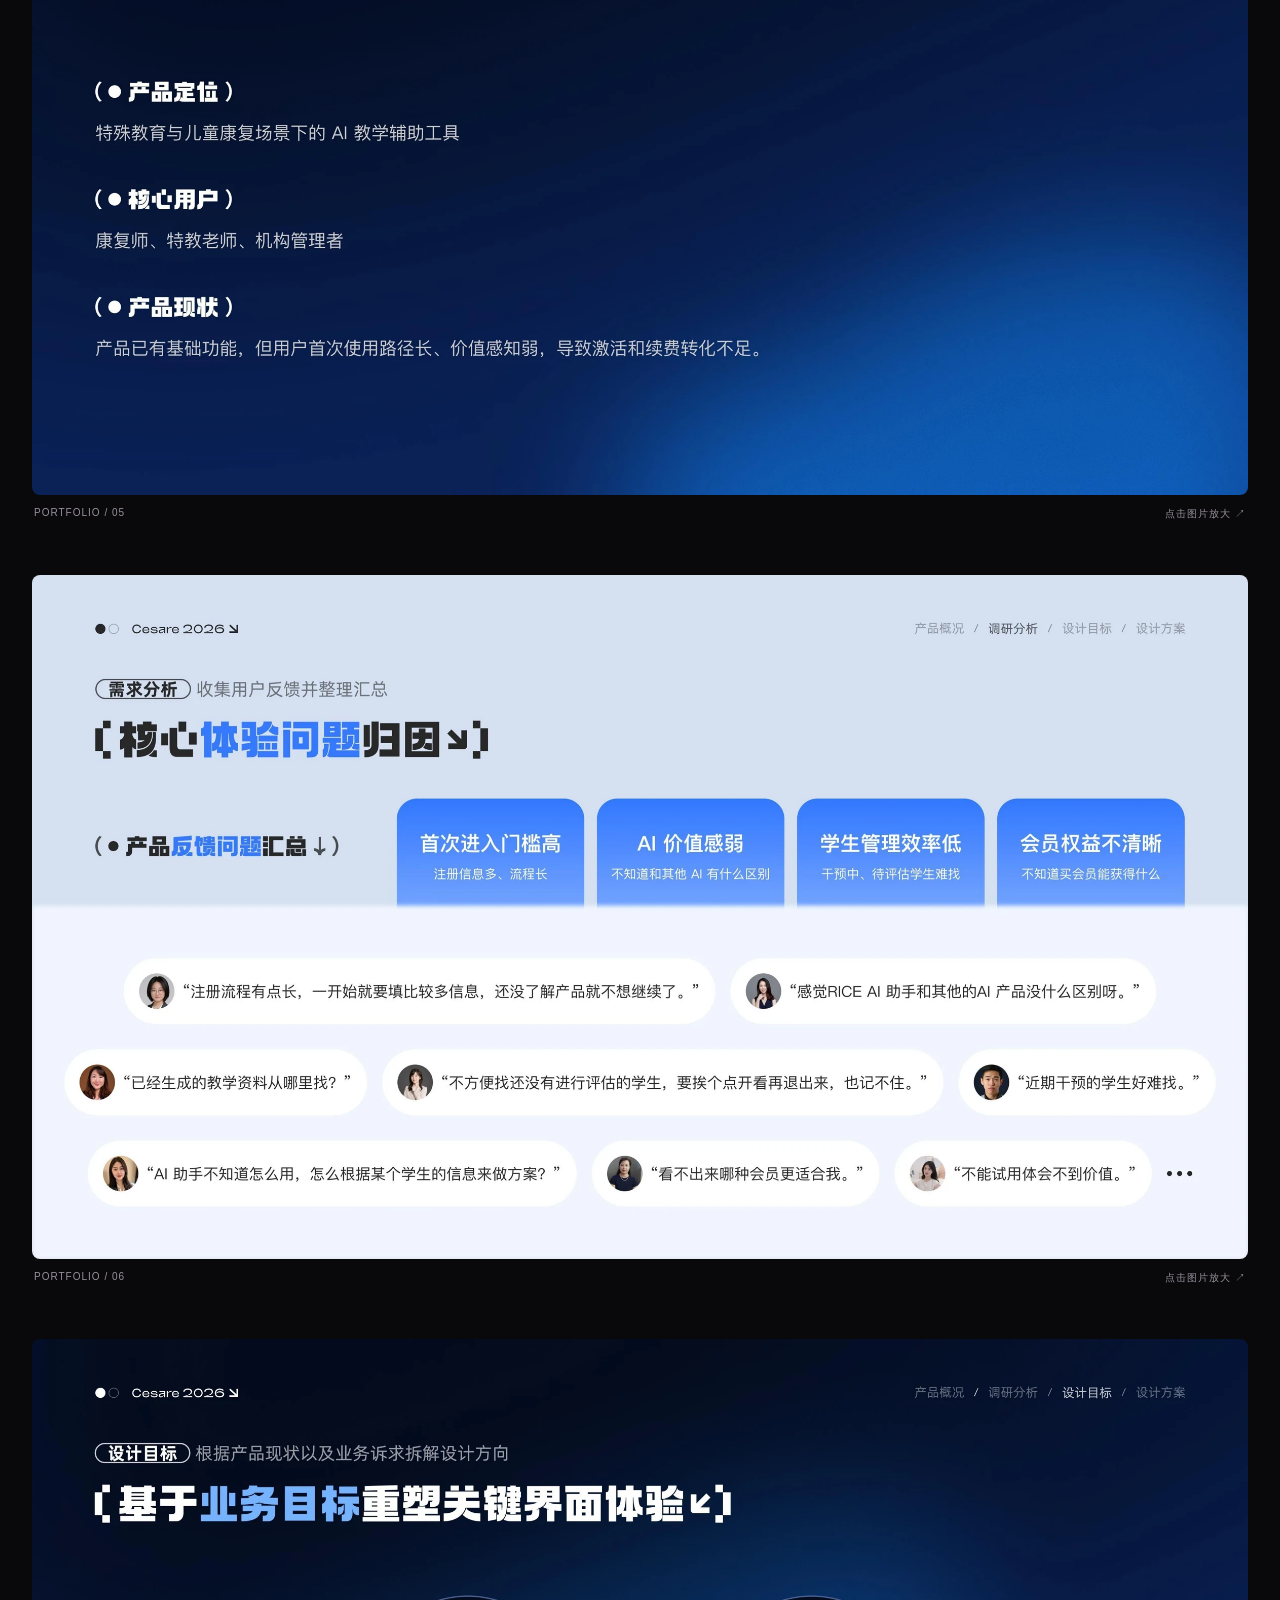
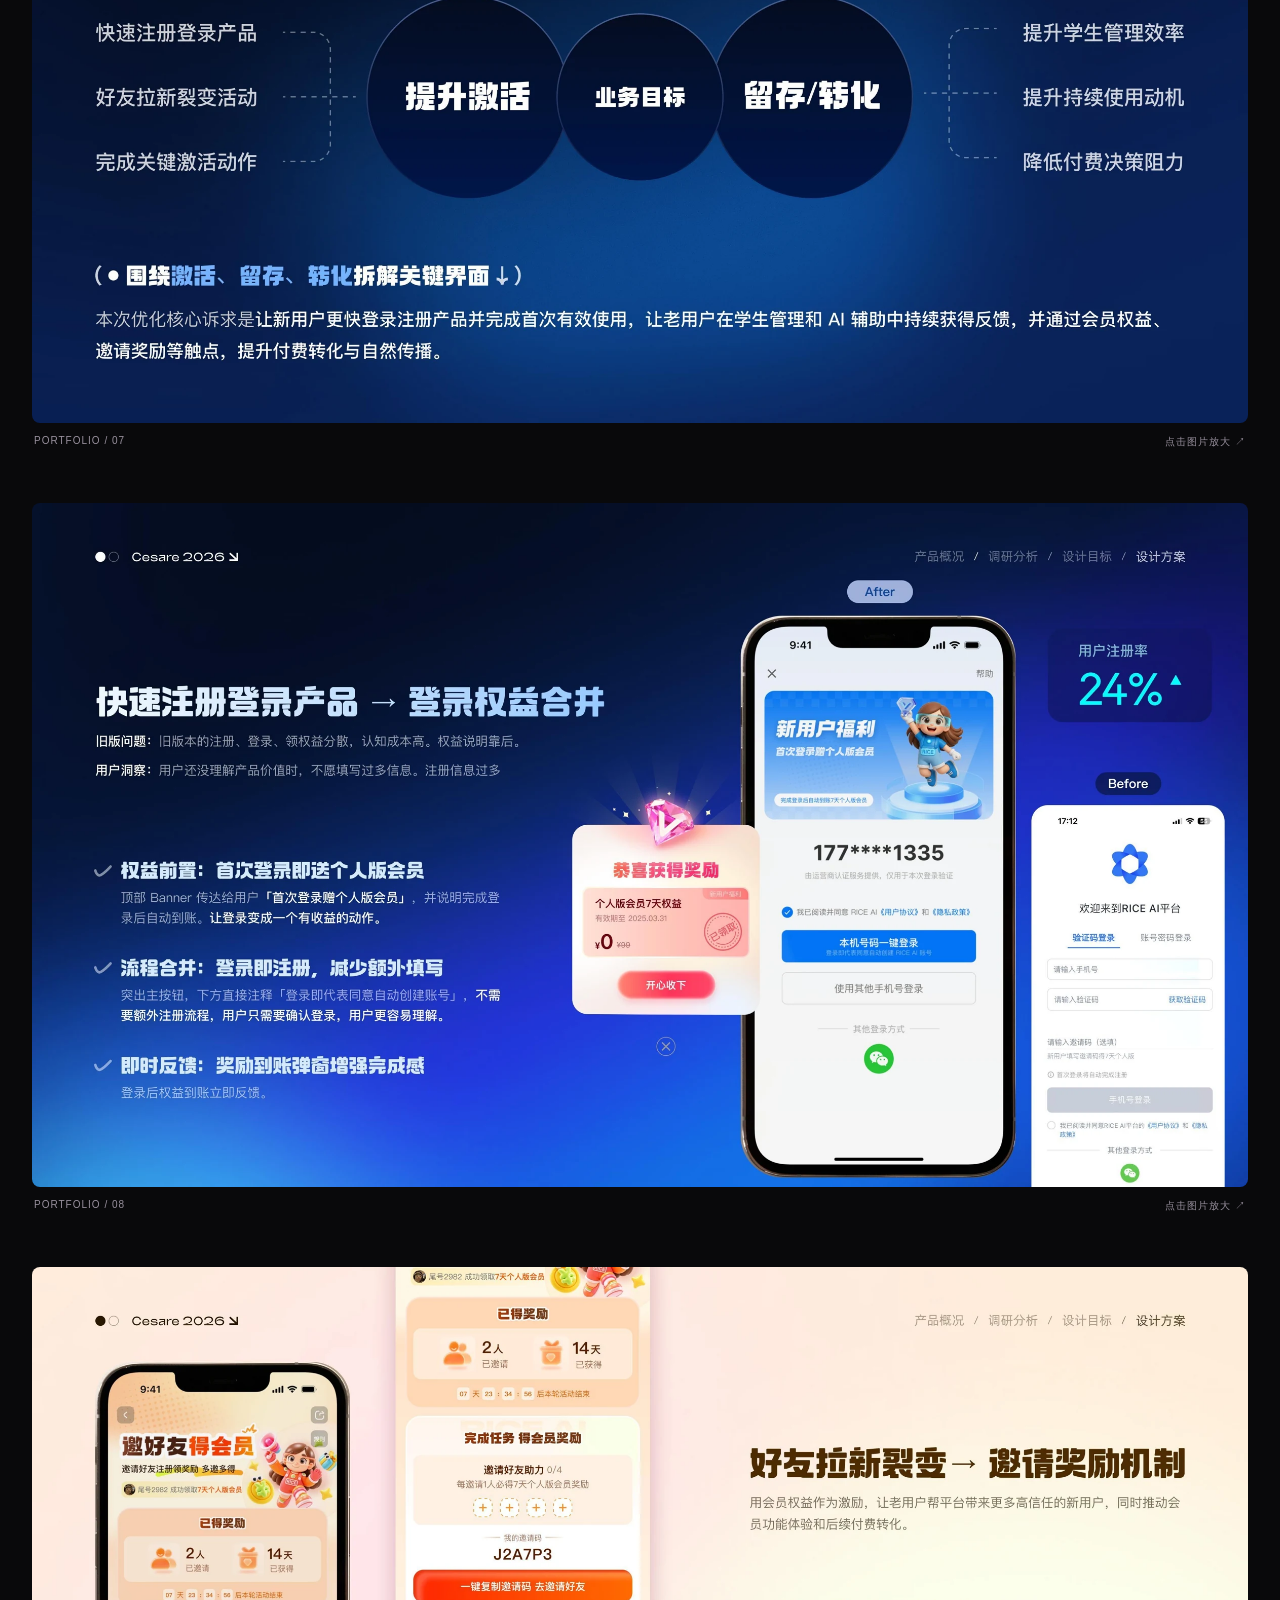
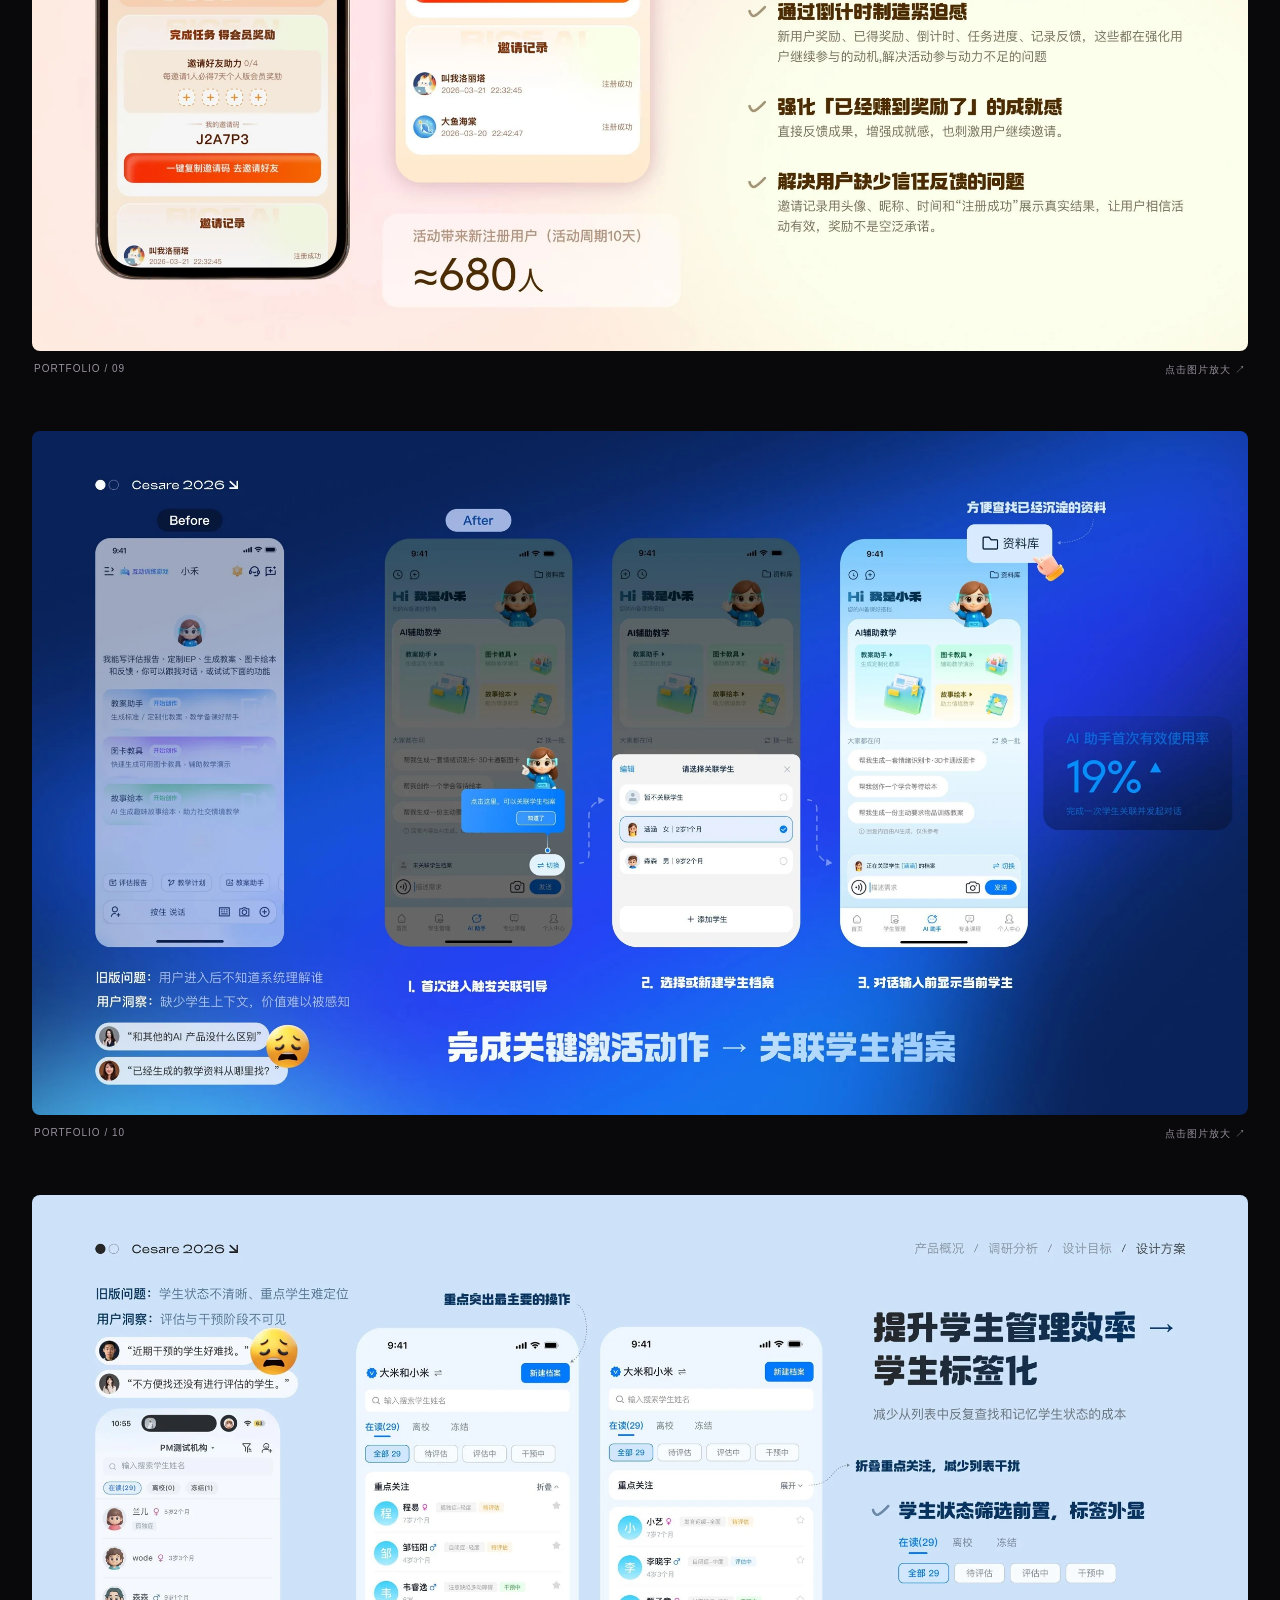
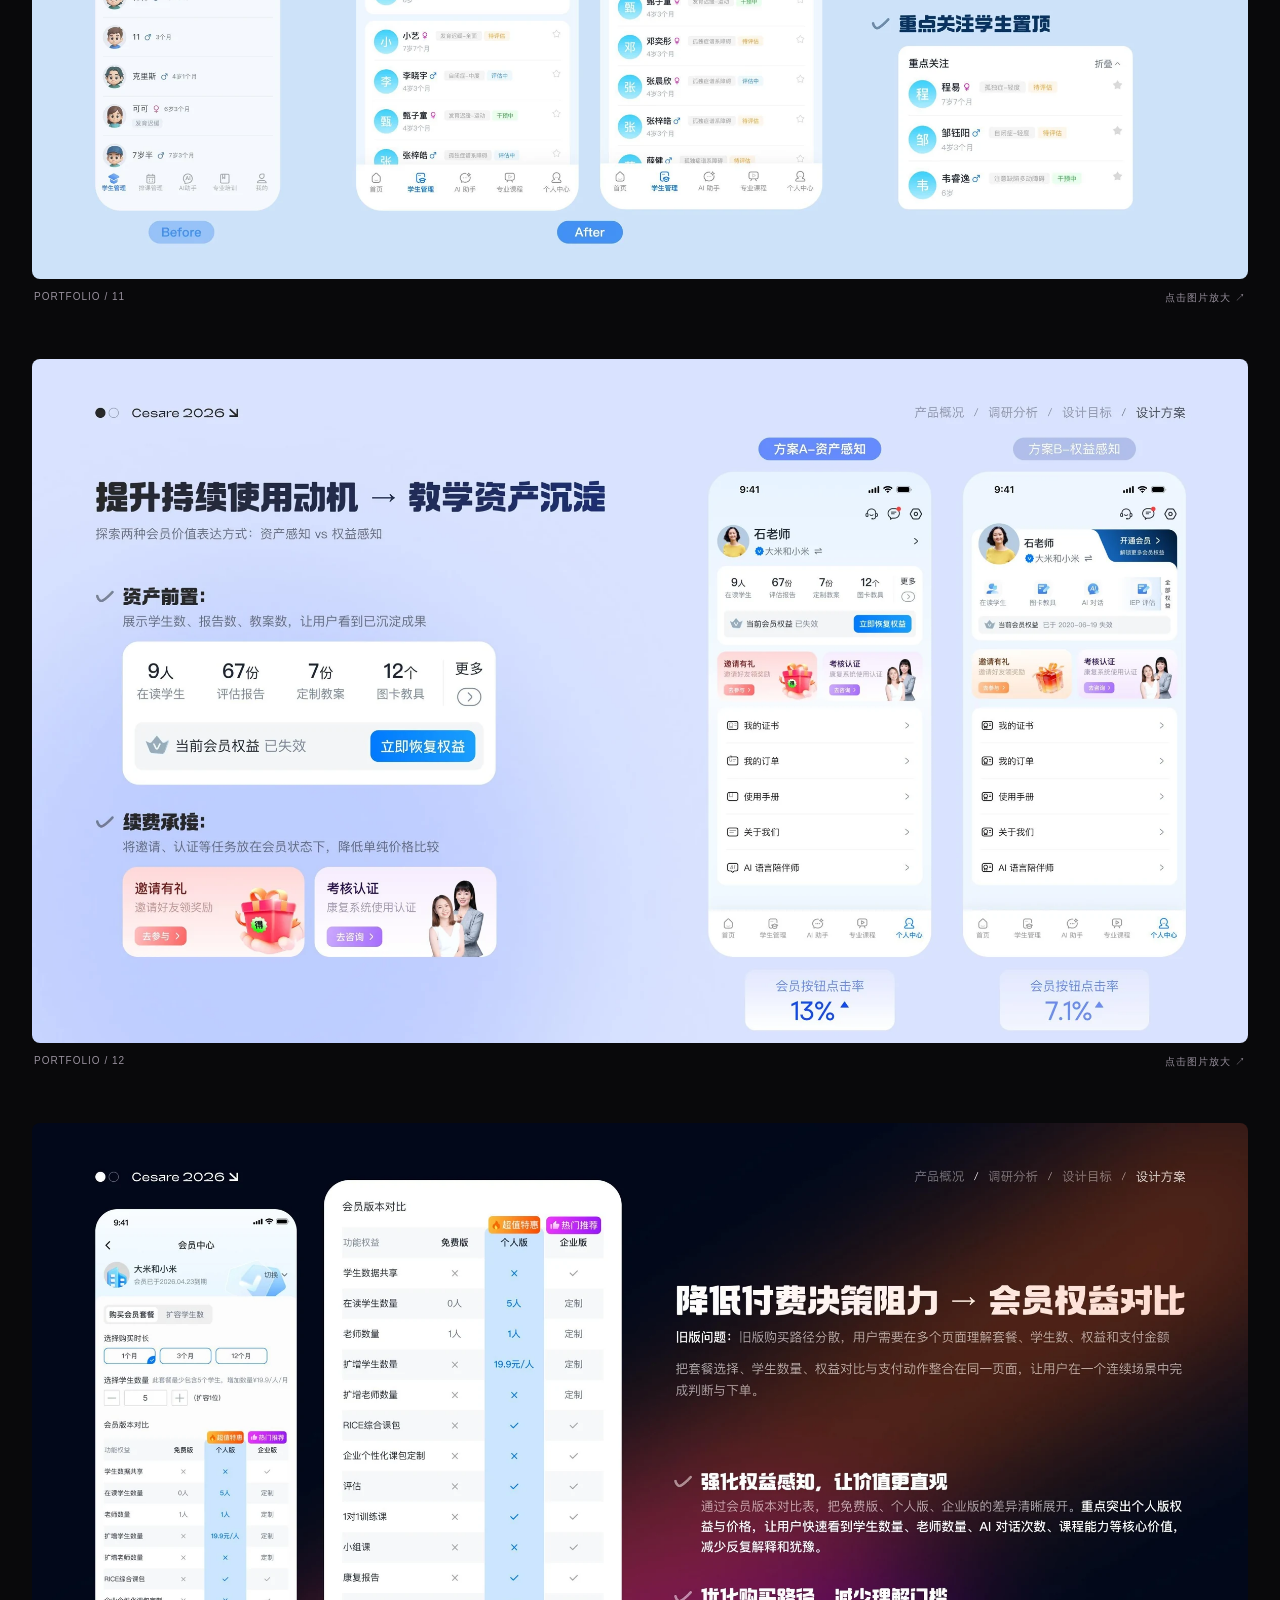
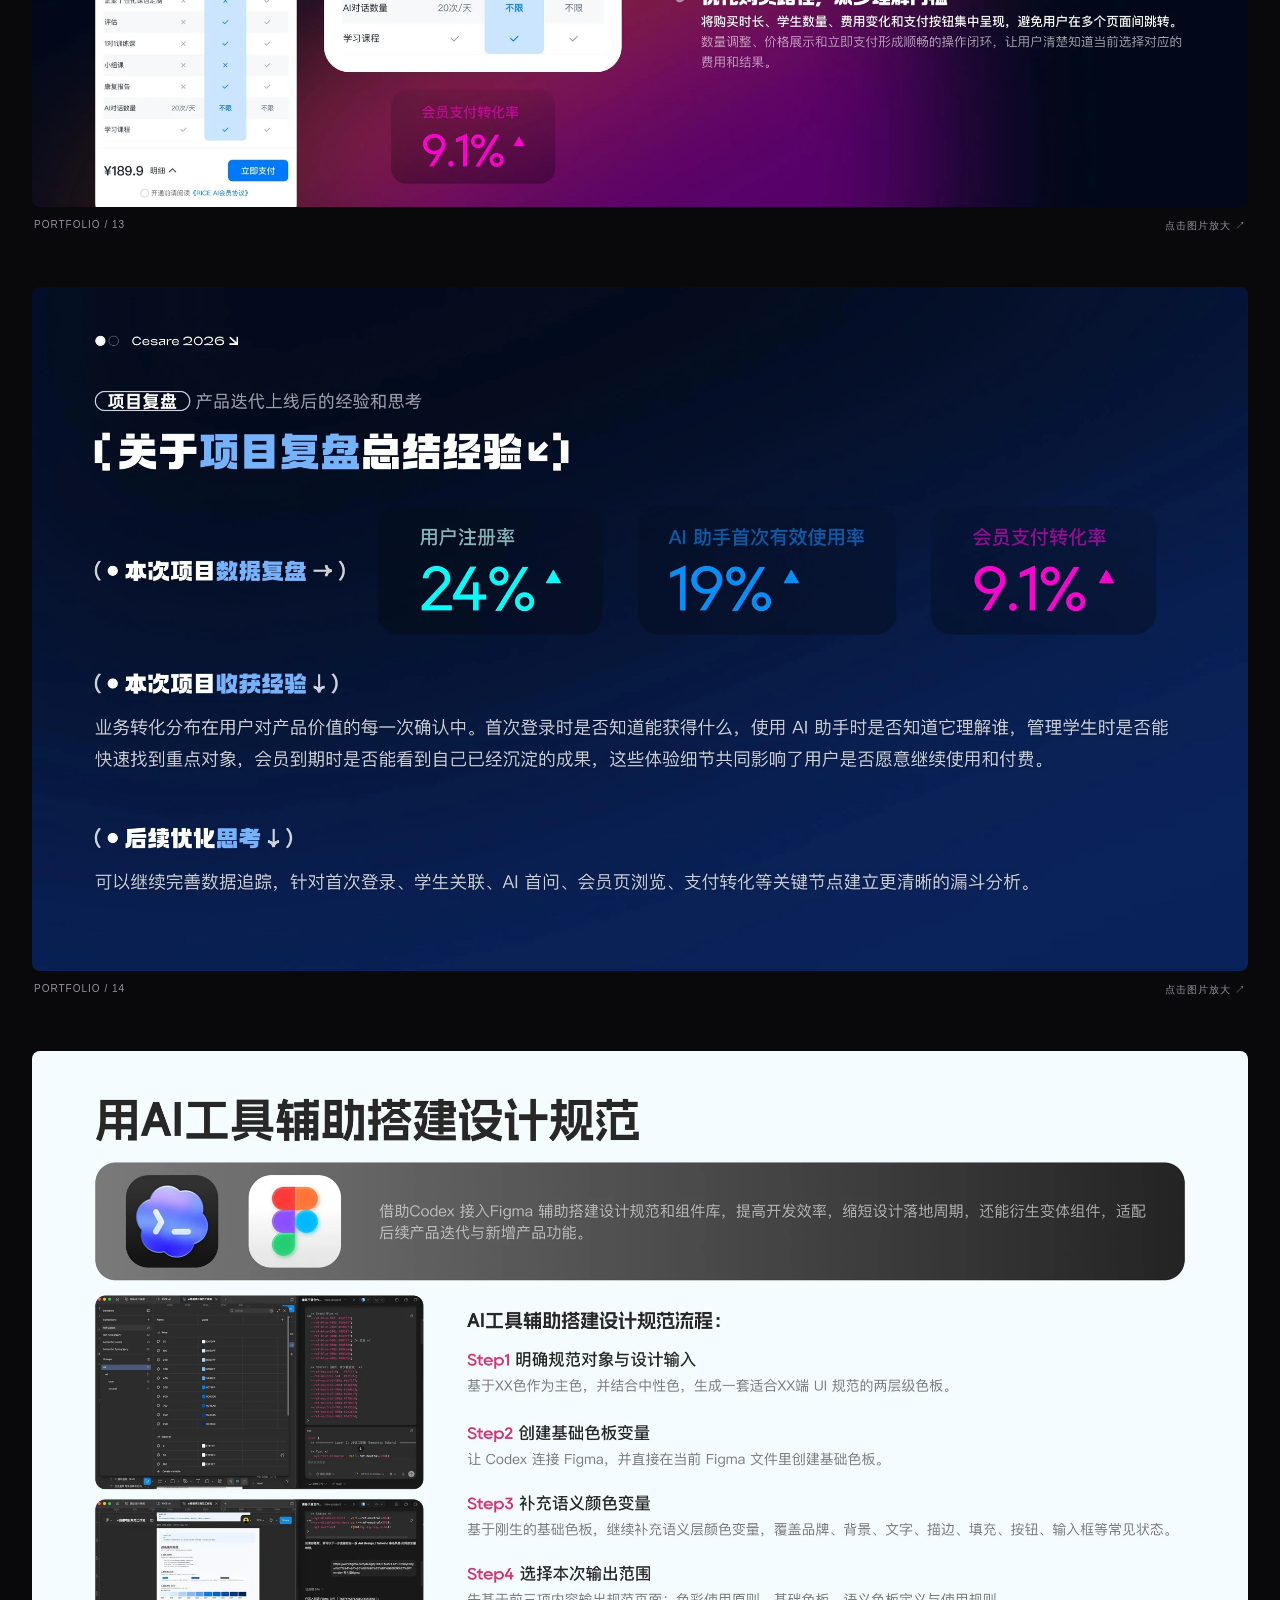
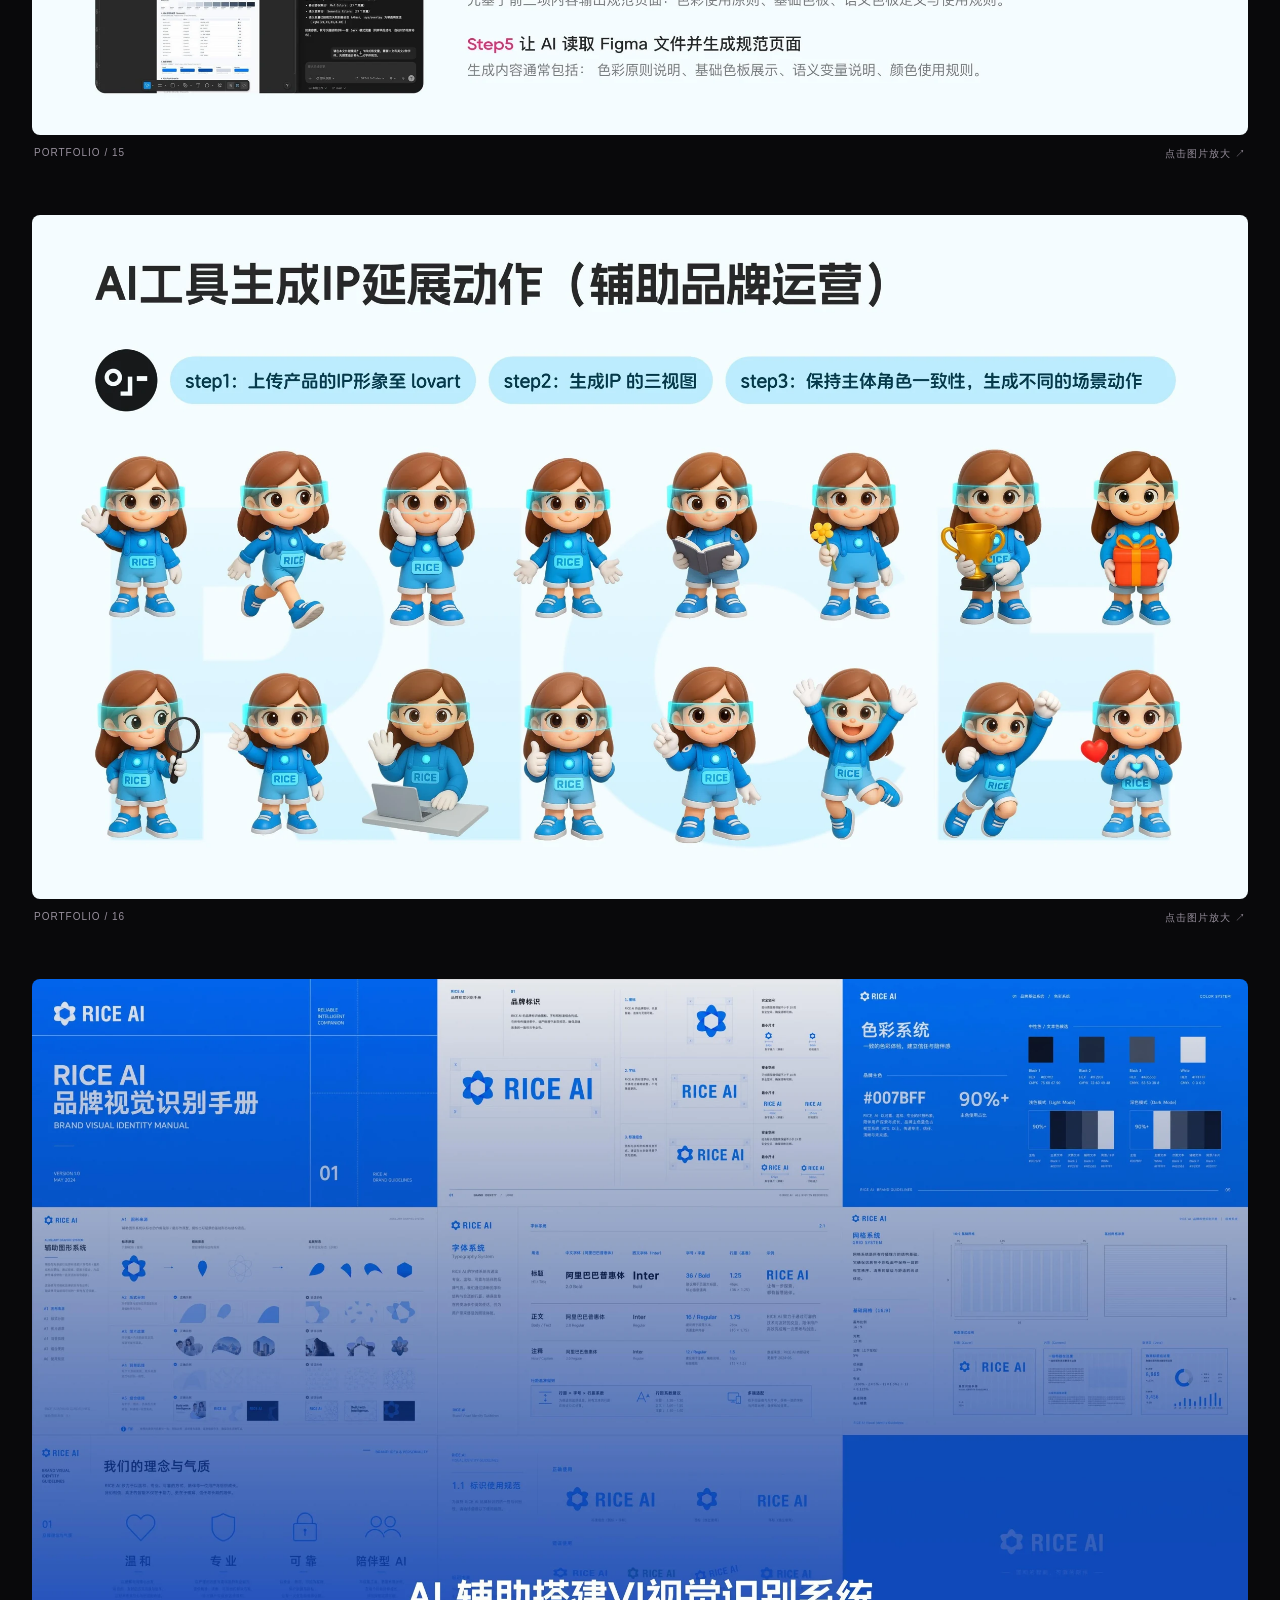
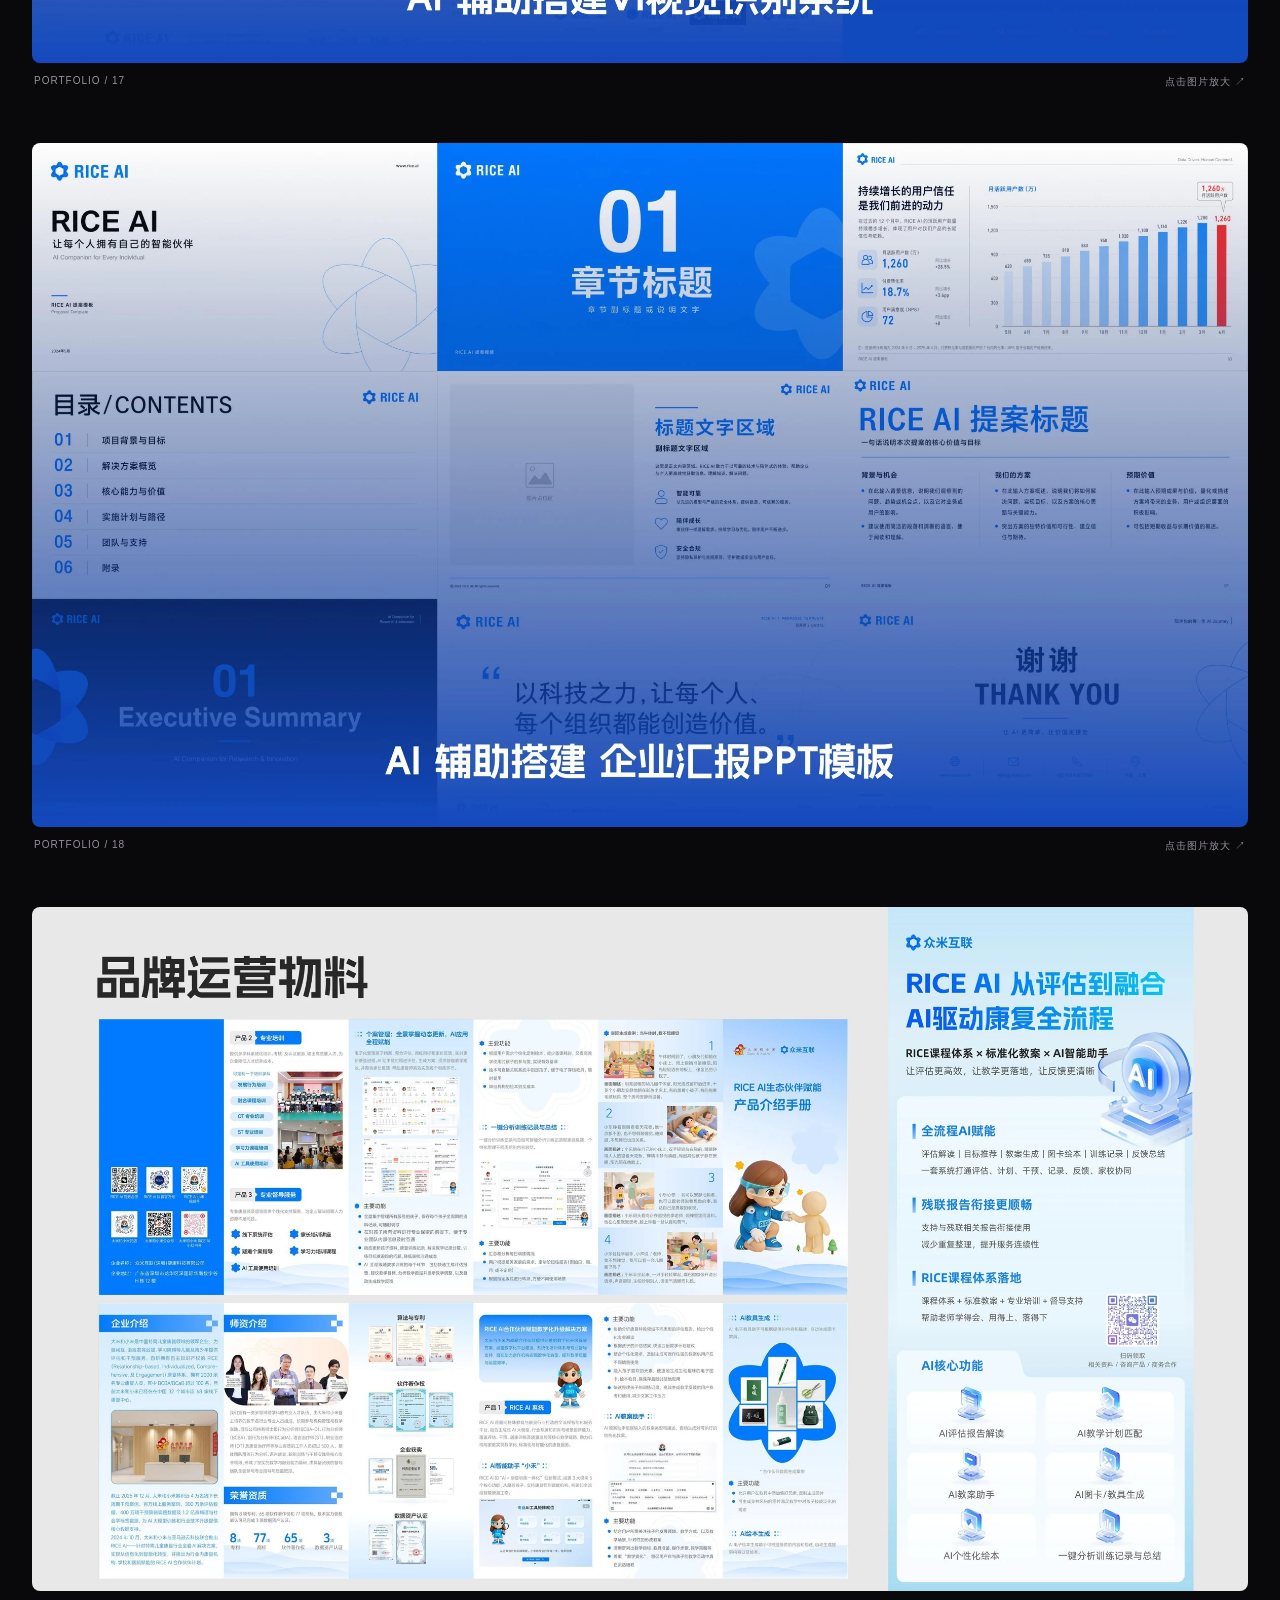
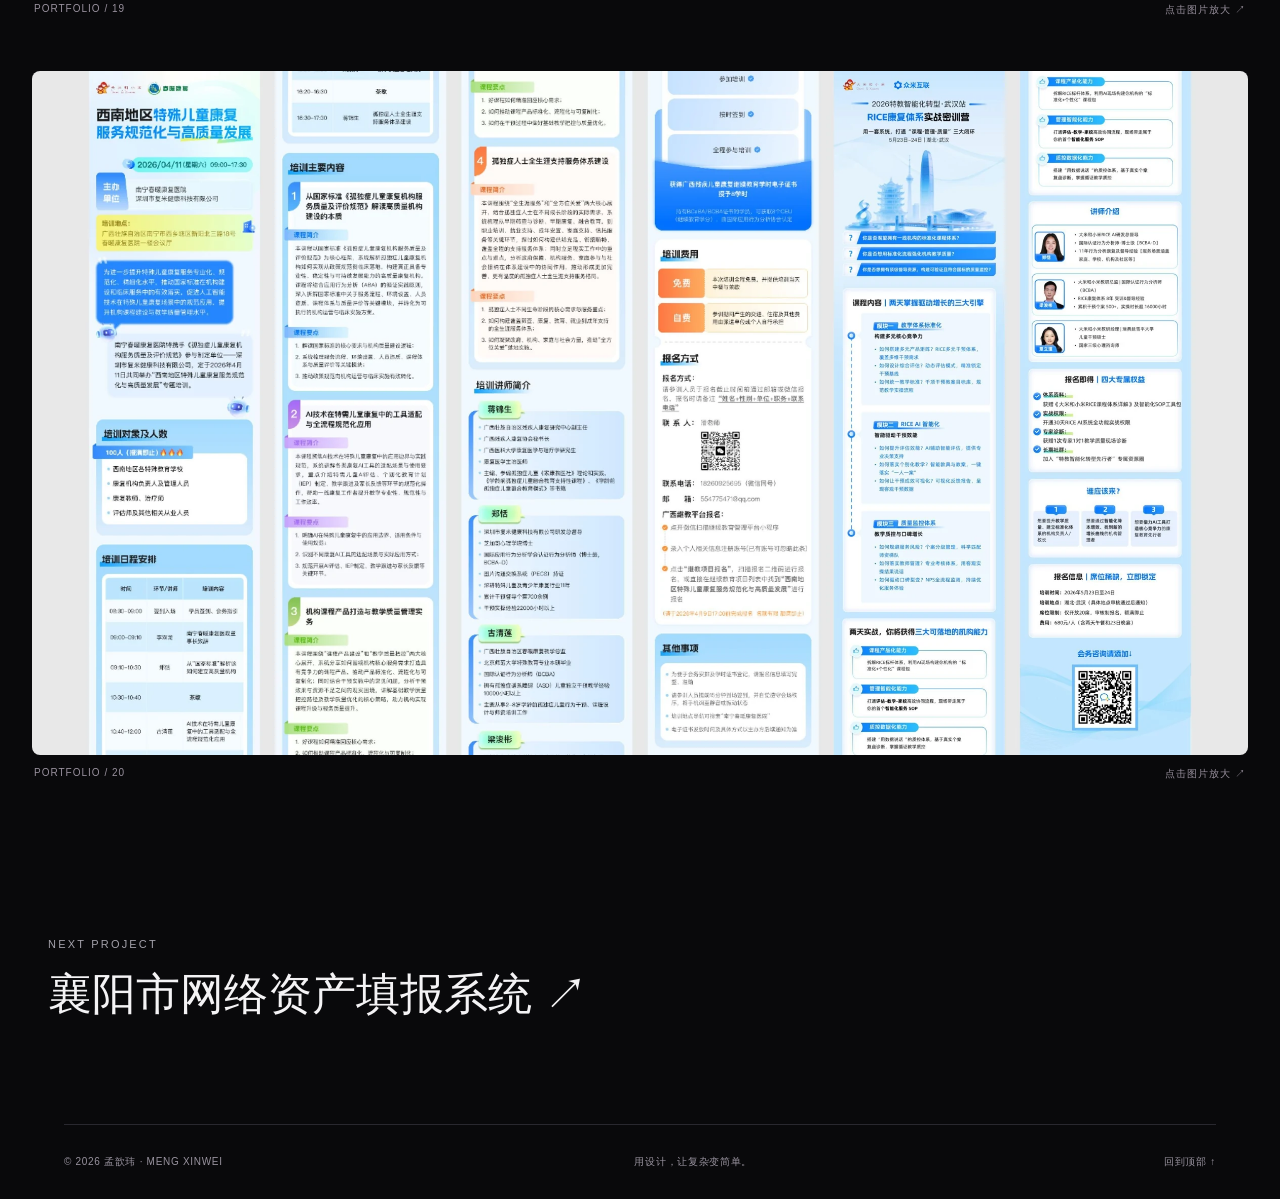
<file: rice.html>
<!doctype html><html lang="zh-CN"><head><meta charset="utf-8"><meta name="viewport" content="width=device-width, initial-scale=1"><title>RICE AI · 孟歆玮</title><meta name="description" content="孟歆玮，深圳 UI/UX 设计师，6 年设计经验。探索 AI 产品、B 端体验、企业官网与品牌设计作品。"><meta name="theme-color" content="#09090b"><meta property="og:title" content="RICE AI · 孟歆玮"><meta property="og:description" content="让复杂的业务，成为清晰的体验。UI/UX 设计作品集与个人履历。"><link rel="icon" href="assets/favicon.svg"><link rel="stylesheet" href="style.css"><script src="app.js" defer></script></head><body id="top"><a class="skip" href="#main">跳到正文</a><header><a class="logo" href="index.html" aria-label="返回首页">m<span>✳</span></a><nav aria-label="主导航"><a href="index.html#work">精选作品</a><a href="index.html#about">关于我</a><a href="resume.html">个人履历</a></nav><a class="contact-nav" href="index.html#contact">聊聊合作 ↗</a></header><main id="main"><section class="case-head section"><a class="text-link" href="index.html#work">← 返回精选作品</a><p class="eyebrow">SELECTED WORK / 01 · AI 产品 · 移动端体验</p><h1>RICE AI</h1><h2>让专业康复，拥有更清晰的体验</h2><p>围绕特需儿童康复场景，重构从注册、评估到干预目标的体验路径，连接用户激活、使用与付费决策。</p><div class="case-info"><span>设计过程与成果 · 17 页</span><a href="downloads/meng-xinwei-portfolio.pdf" download>下载完整 PDF ↓</a></div></section><div class="gallery"><figure><button class="zoom" data-image="assets/pages/04.webp" aria-label="放大第 4 页"><img src="assets/pages/04.webp" width="1920" height="1080" loading="lazy" alt="作品集第 4 页设计原稿"></button><figcaption>PORTFOLIO / 04 <span>点击图片放大 ↗</span></figcaption></figure><figure><button class="zoom" data-image="assets/pages/05.webp" aria-label="放大第 5 页"><img src="assets/pages/05.webp" width="1920" height="1080" loading="lazy" alt="作品集第 5 页设计原稿"></button><figcaption>PORTFOLIO / 05 <span>点击图片放大 ↗</span></figcaption></figure><figure><button class="zoom" data-image="assets/pages/06.webp" aria-label="放大第 6 页"><img src="assets/pages/06.webp" width="1920" height="1080" loading="lazy" alt="作品集第 6 页设计原稿"></button><figcaption>PORTFOLIO / 06 <span>点击图片放大 ↗</span></figcaption></figure><figure><button class="zoom" data-image="assets/pages/07.webp" aria-label="放大第 7 页"><img src="assets/pages/07.webp" width="1920" height="1080" loading="lazy" alt="作品集第 7 页设计原稿"></button><figcaption>PORTFOLIO / 07 <span>点击图片放大 ↗</span></figcaption></figure><figure><button class="zoom" data-image="assets/pages/08.webp" aria-label="放大第 8 页"><img src="assets/pages/08.webp" width="1920" height="1080" loading="lazy" alt="作品集第 8 页设计原稿"></button><figcaption>PORTFOLIO / 08 <span>点击图片放大 ↗</span></figcaption></figure><figure><button class="zoom" data-image="assets/pages/09.webp" aria-label="放大第 9 页"><img src="assets/pages/09.webp" width="1920" height="1080" loading="lazy" alt="作品集第 9 页设计原稿"></button><figcaption>PORTFOLIO / 09 <span>点击图片放大 ↗</span></figcaption></figure><figure><button class="zoom" data-image="assets/pages/10.webp" aria-label="放大第 10 页"><img src="assets/pages/10.webp" width="1920" height="1080" loading="lazy" alt="作品集第 10 页设计原稿"></button><figcaption>PORTFOLIO / 10 <span>点击图片放大 ↗</span></figcaption></figure><figure><button class="zoom" data-image="assets/pages/11.webp" aria-label="放大第 11 页"><img src="assets/pages/11.webp" width="1920" height="1080" loading="lazy" alt="作品集第 11 页设计原稿"></button><figcaption>PORTFOLIO / 11 <span>点击图片放大 ↗</span></figcaption></figure><figure><button class="zoom" data-image="assets/pages/12.webp" aria-label="放大第 12 页"><img src="assets/pages/12.webp" width="1920" height="1080" loading="lazy" alt="作品集第 12 页设计原稿"></button><figcaption>PORTFOLIO / 12 <span>点击图片放大 ↗</span></figcaption></figure><figure><button class="zoom" data-image="assets/pages/13.webp" aria-label="放大第 13 页"><img src="assets/pages/13.webp" width="1920" height="1080" loading="lazy" alt="作品集第 13 页设计原稿"></button><figcaption>PORTFOLIO / 13 <span>点击图片放大 ↗</span></figcaption></figure><figure><button class="zoom" data-image="assets/pages/14.webp" aria-label="放大第 14 页"><img src="assets/pages/14.webp" width="1920" height="1080" loading="lazy" alt="作品集第 14 页设计原稿"></button><figcaption>PORTFOLIO / 14 <span>点击图片放大 ↗</span></figcaption></figure><figure><button class="zoom" data-image="assets/pages/15.webp" aria-label="放大第 15 页"><img src="assets/pages/15.webp" width="1920" height="1080" loading="lazy" alt="作品集第 15 页设计原稿"></button><figcaption>PORTFOLIO / 15 <span>点击图片放大 ↗</span></figcaption></figure><figure><button class="zoom" data-image="assets/pages/16.webp" aria-label="放大第 16 页"><img src="assets/pages/16.webp" width="1920" height="1080" loading="lazy" alt="作品集第 16 页设计原稿"></button><figcaption>PORTFOLIO / 16 <span>点击图片放大 ↗</span></figcaption></figure><figure><button class="zoom" data-image="assets/pages/17.webp" aria-label="放大第 17 页"><img src="assets/pages/17.webp" width="1920" height="1080" loading="lazy" alt="作品集第 17 页设计原稿"></button><figcaption>PORTFOLIO / 17 <span>点击图片放大 ↗</span></figcaption></figure><figure><button class="zoom" data-image="assets/pages/18.webp" aria-label="放大第 18 页"><img src="assets/pages/18.webp" width="1920" height="1080" loading="lazy" alt="作品集第 18 页设计原稿"></button><figcaption>PORTFOLIO / 18 <span>点击图片放大 ↗</span></figcaption></figure><figure><button class="zoom" data-image="assets/pages/19.webp" aria-label="放大第 19 页"><img src="assets/pages/19.webp" width="1920" height="1080" loading="lazy" alt="作品集第 19 页设计原稿"></button><figcaption>PORTFOLIO / 19 <span>点击图片放大 ↗</span></figcaption></figure><figure><button class="zoom" data-image="assets/pages/20.webp" aria-label="放大第 20 页"><img src="assets/pages/20.webp" width="1920" height="1080" loading="lazy" alt="作品集第 20 页设计原稿"></button><figcaption>PORTFOLIO / 20 <span>点击图片放大 ↗</span></figcaption></figure></div><section class="next section"><p class="eyebrow">NEXT PROJECT</p><a href="assets.html">襄阳市网络资产填报系统 ↗</a></section></main><footer><span>© 2026 孟歆玮 · MENG XINWEI</span><span>用设计，让复杂变简单。</span><a href="#top">回到顶部 ↑</a></footer><dialog id="lightbox"><button class="close" aria-label="关闭大图">关闭 ×</button><img alt="作品原稿放大预览"><p>可横向滚动查看细节 · 按 Esc 关闭</p></dialog><div class="toast" role="status" aria-live="polite"></div></body></html>
</file>
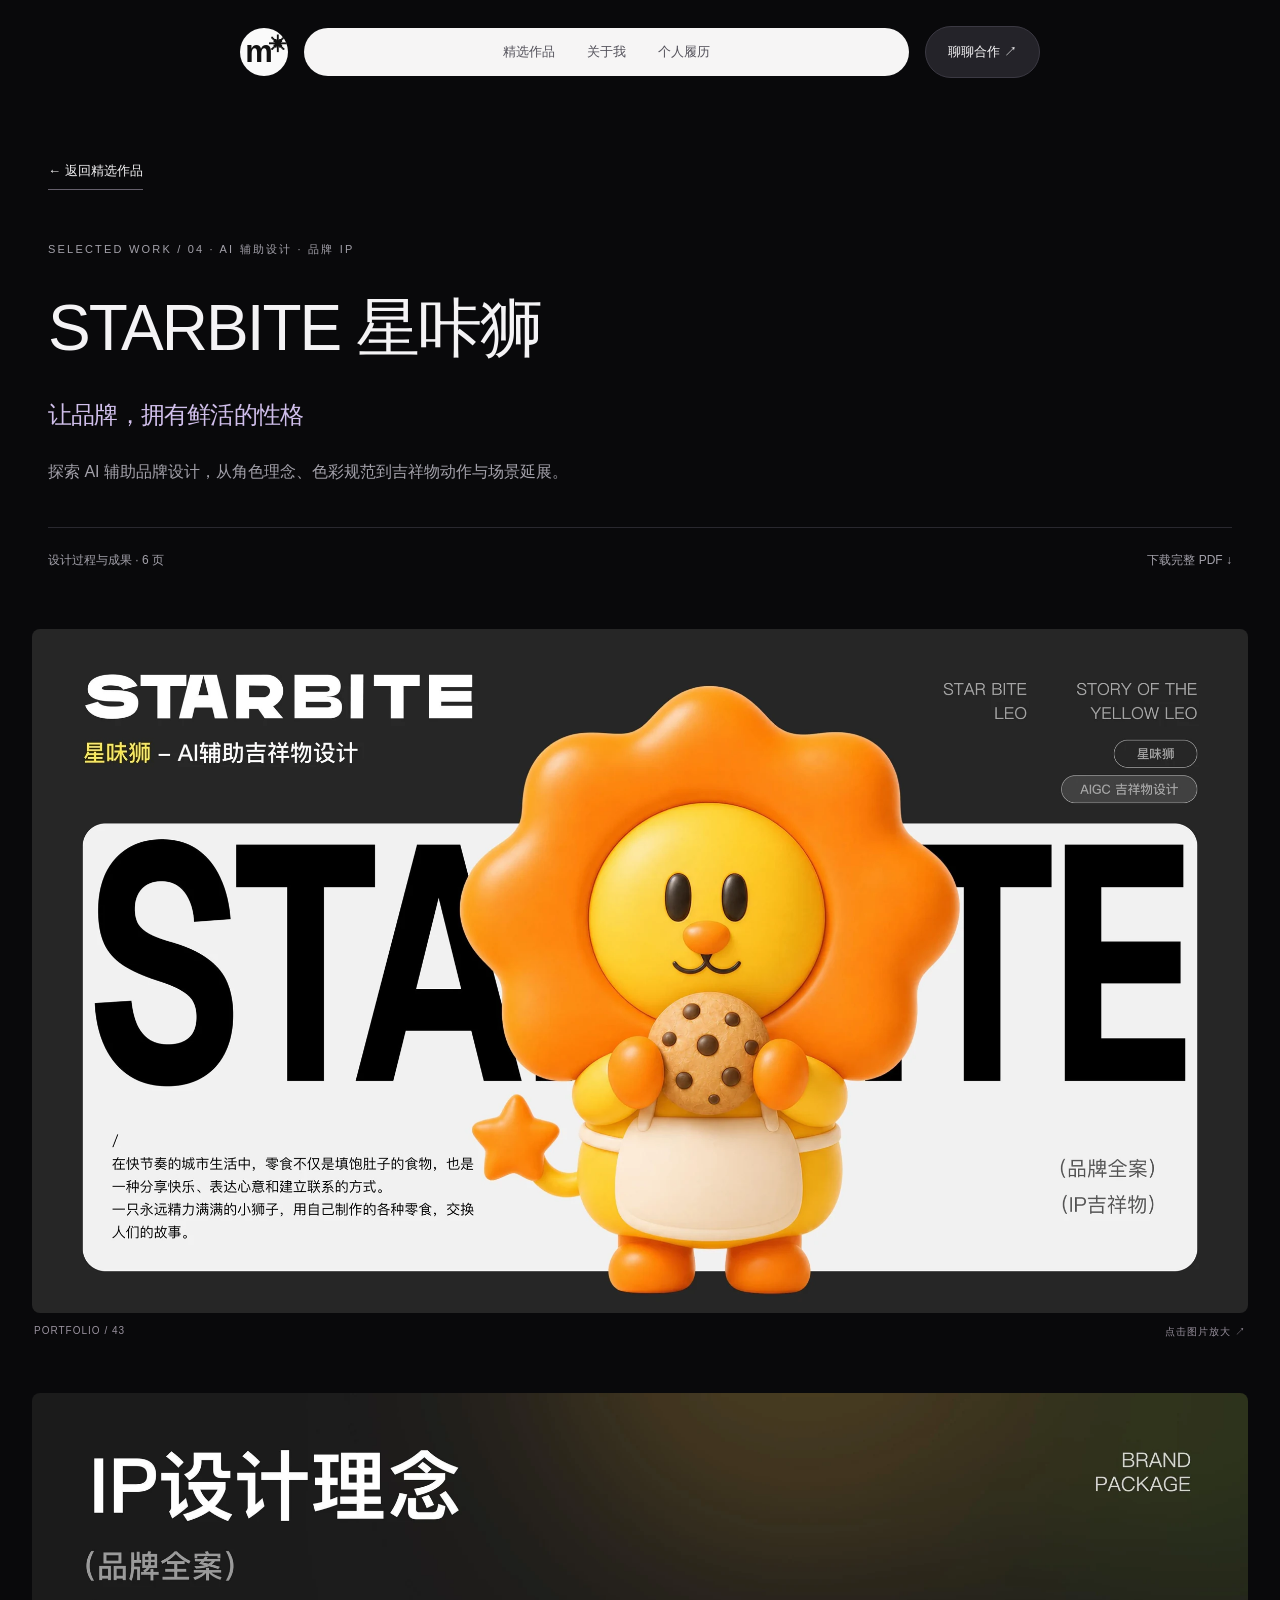
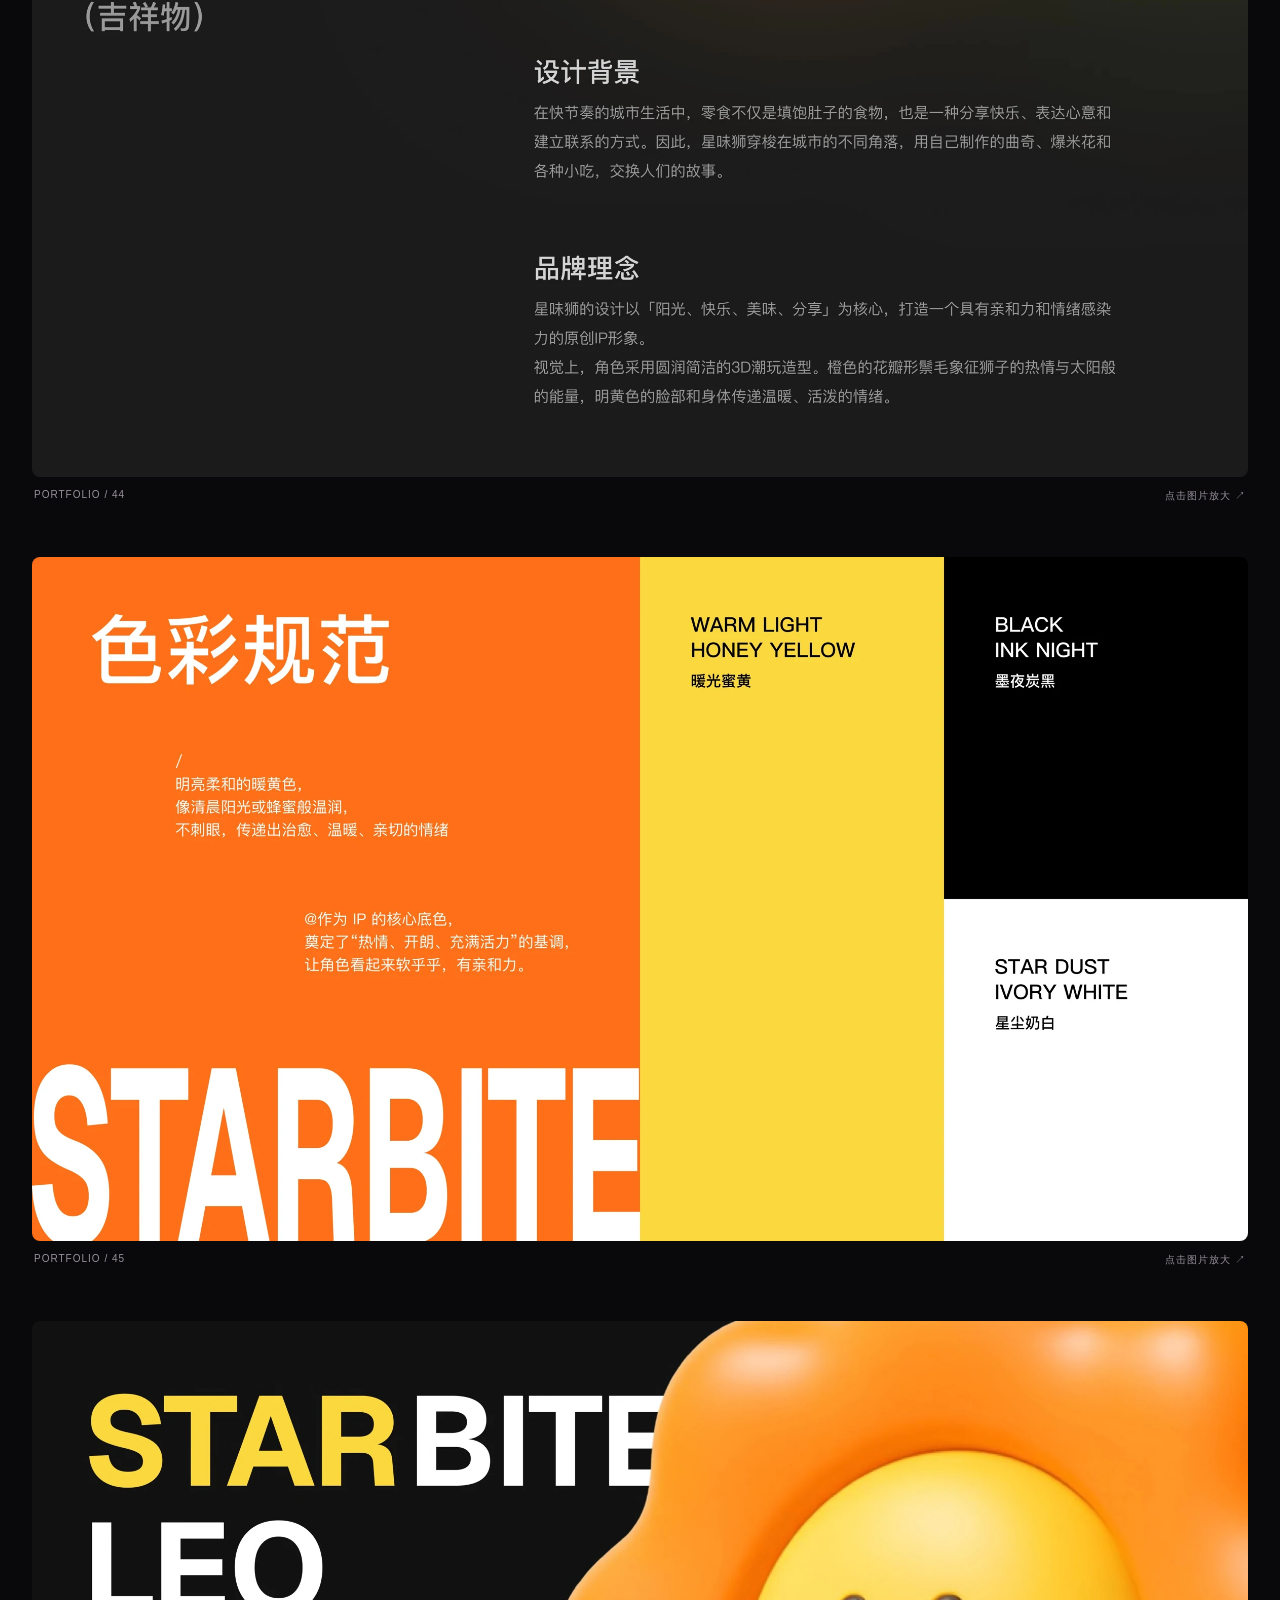
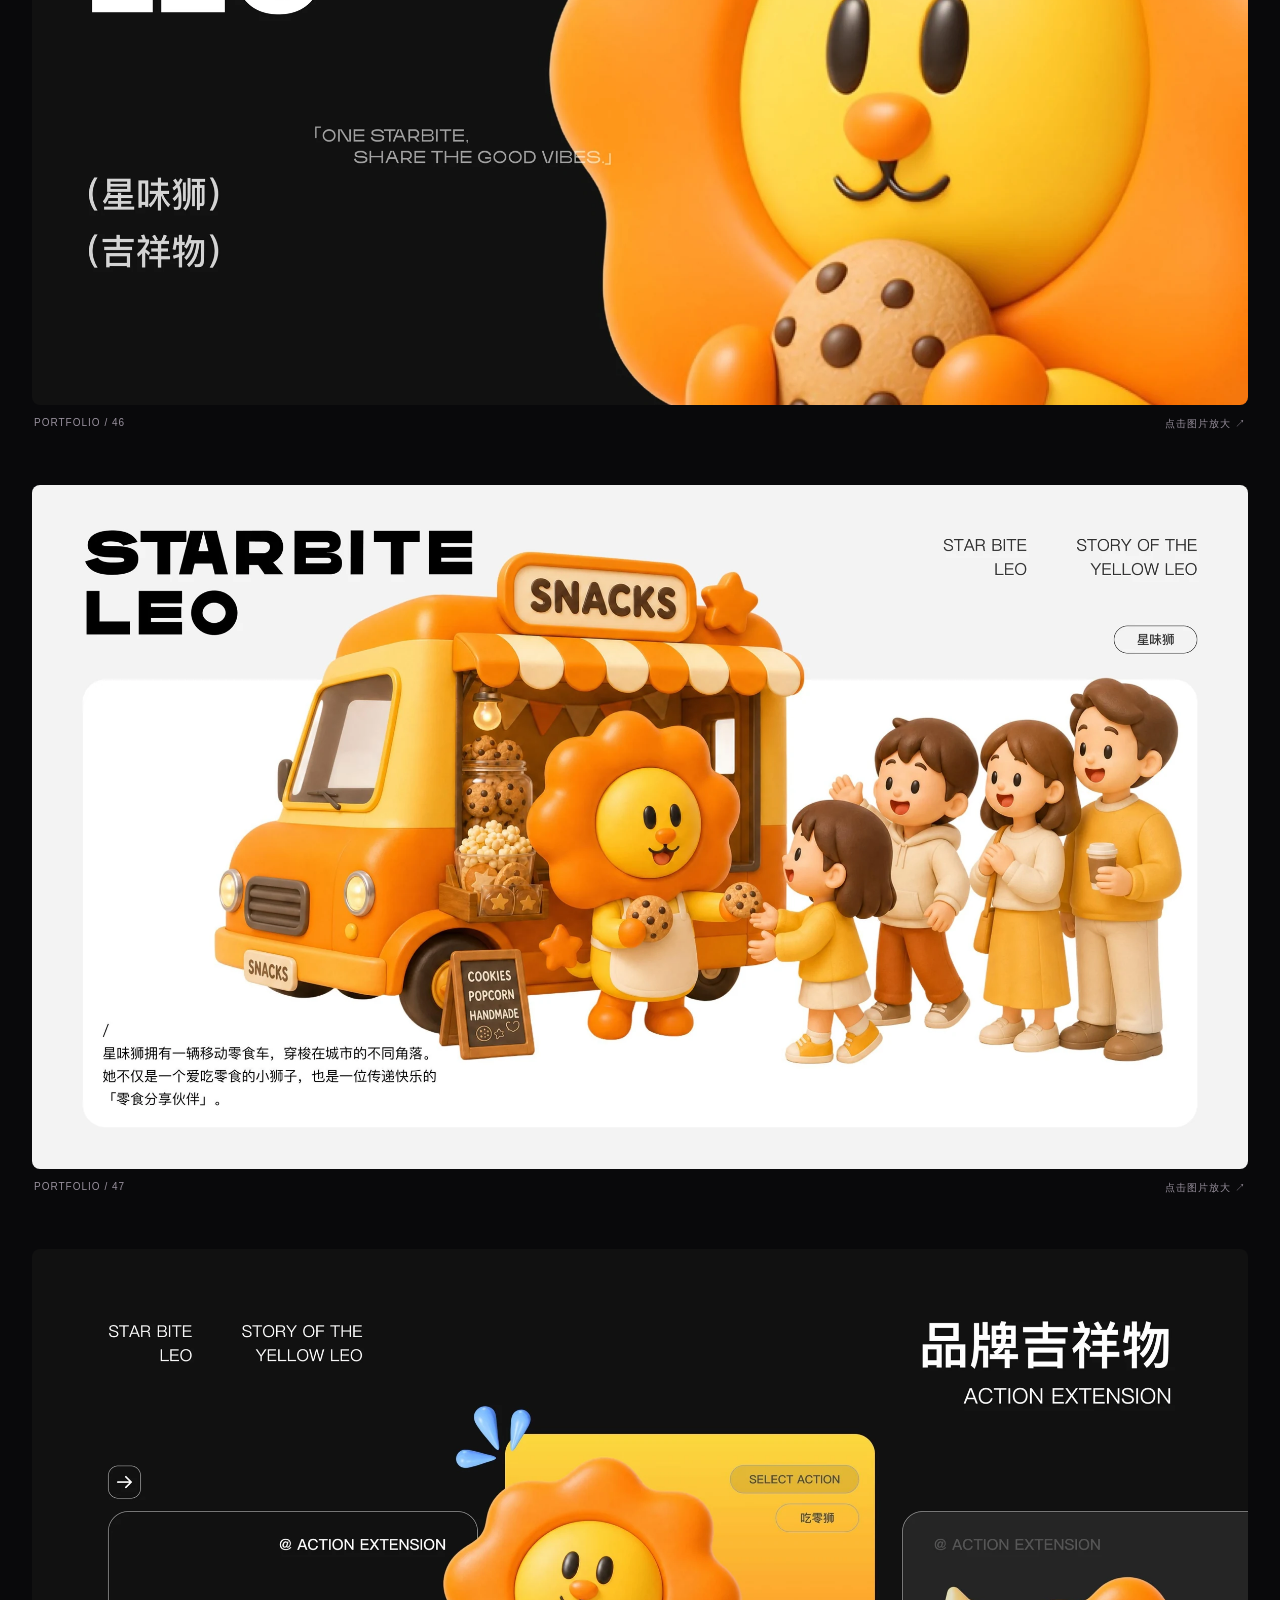
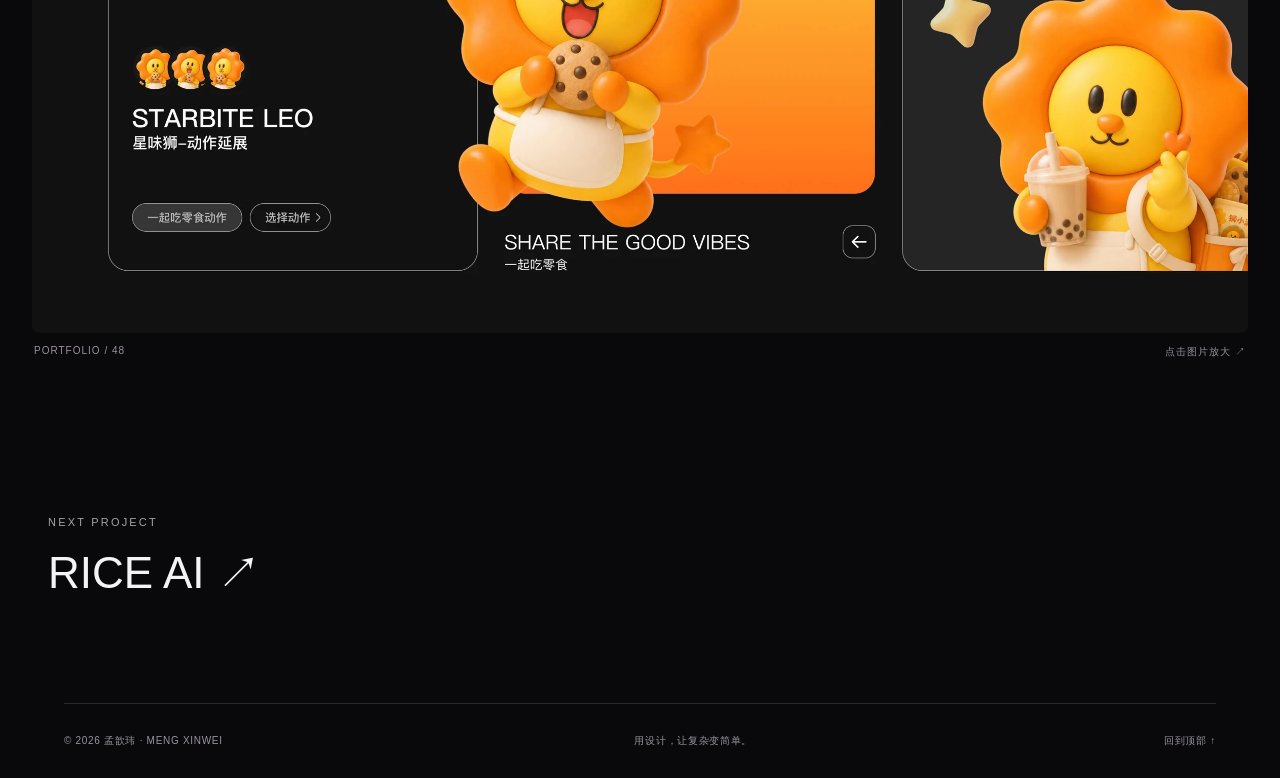
<file: starbite.html>
<!doctype html><html lang="zh-CN"><head><meta charset="utf-8"><meta name="viewport" content="width=device-width, initial-scale=1"><title>STARBITE 星咔狮 · 孟歆玮</title><meta name="description" content="孟歆玮，深圳 UI/UX 设计师，6 年设计经验。探索 AI 产品、B 端体验、企业官网与品牌设计作品。"><meta name="theme-color" content="#09090b"><meta property="og:title" content="STARBITE 星咔狮 · 孟歆玮"><meta property="og:description" content="让复杂的业务，成为清晰的体验。UI/UX 设计作品集与个人履历。"><link rel="icon" href="assets/favicon.svg"><link rel="stylesheet" href="style.css"><script src="app.js" defer></script></head><body id="top"><a class="skip" href="#main">跳到正文</a><header><a class="logo" href="index.html" aria-label="返回首页">m<span>✳</span></a><nav aria-label="主导航"><a href="index.html#work">精选作品</a><a href="index.html#about">关于我</a><a href="resume.html">个人履历</a></nav><a class="contact-nav" href="index.html#contact">聊聊合作 ↗</a></header><main id="main"><section class="case-head section"><a class="text-link" href="index.html#work">← 返回精选作品</a><p class="eyebrow">SELECTED WORK / 04 · AI 辅助设计 · 品牌 IP</p><h1>STARBITE 星咔狮</h1><h2>让品牌，拥有鲜活的性格</h2><p>探索 AI 辅助品牌设计，从角色理念、色彩规范到吉祥物动作与场景延展。</p><div class="case-info"><span>设计过程与成果 · 6 页</span><a href="downloads/meng-xinwei-portfolio.pdf" download>下载完整 PDF ↓</a></div></section><div class="gallery"><figure><button class="zoom" data-image="assets/pages/43.webp" aria-label="放大第 43 页"><img src="assets/pages/43.webp" width="1920" height="1080" loading="lazy" alt="作品集第 43 页设计原稿"></button><figcaption>PORTFOLIO / 43 <span>点击图片放大 ↗</span></figcaption></figure><figure><button class="zoom" data-image="assets/pages/44.webp" aria-label="放大第 44 页"><img src="assets/pages/44.webp" width="1920" height="1080" loading="lazy" alt="作品集第 44 页设计原稿"></button><figcaption>PORTFOLIO / 44 <span>点击图片放大 ↗</span></figcaption></figure><figure><button class="zoom" data-image="assets/pages/45.webp" aria-label="放大第 45 页"><img src="assets/pages/45.webp" width="1920" height="1080" loading="lazy" alt="作品集第 45 页设计原稿"></button><figcaption>PORTFOLIO / 45 <span>点击图片放大 ↗</span></figcaption></figure><figure><button class="zoom" data-image="assets/pages/46.webp" aria-label="放大第 46 页"><img src="assets/pages/46.webp" width="1920" height="1080" loading="lazy" alt="作品集第 46 页设计原稿"></button><figcaption>PORTFOLIO / 46 <span>点击图片放大 ↗</span></figcaption></figure><figure><button class="zoom" data-image="assets/pages/47.webp" aria-label="放大第 47 页"><img src="assets/pages/47.webp" width="1920" height="1080" loading="lazy" alt="作品集第 47 页设计原稿"></button><figcaption>PORTFOLIO / 47 <span>点击图片放大 ↗</span></figcaption></figure><figure><button class="zoom" data-image="assets/pages/48.webp" aria-label="放大第 48 页"><img src="assets/pages/48.webp" width="1920" height="1080" loading="lazy" alt="作品集第 48 页设计原稿"></button><figcaption>PORTFOLIO / 48 <span>点击图片放大 ↗</span></figcaption></figure></div><section class="next section"><p class="eyebrow">NEXT PROJECT</p><a href="rice.html">RICE AI ↗</a></section></main><footer><span>© 2026 孟歆玮 · MENG XINWEI</span><span>用设计，让复杂变简单。</span><a href="#top">回到顶部 ↑</a></footer><dialog id="lightbox"><button class="close" aria-label="关闭大图">关闭 ×</button><img alt="作品原稿放大预览"><p>可横向滚动查看细节 · 按 Esc 关闭</p></dialog><div class="toast" role="status" aria-live="polite"></div></body></html>
</file>
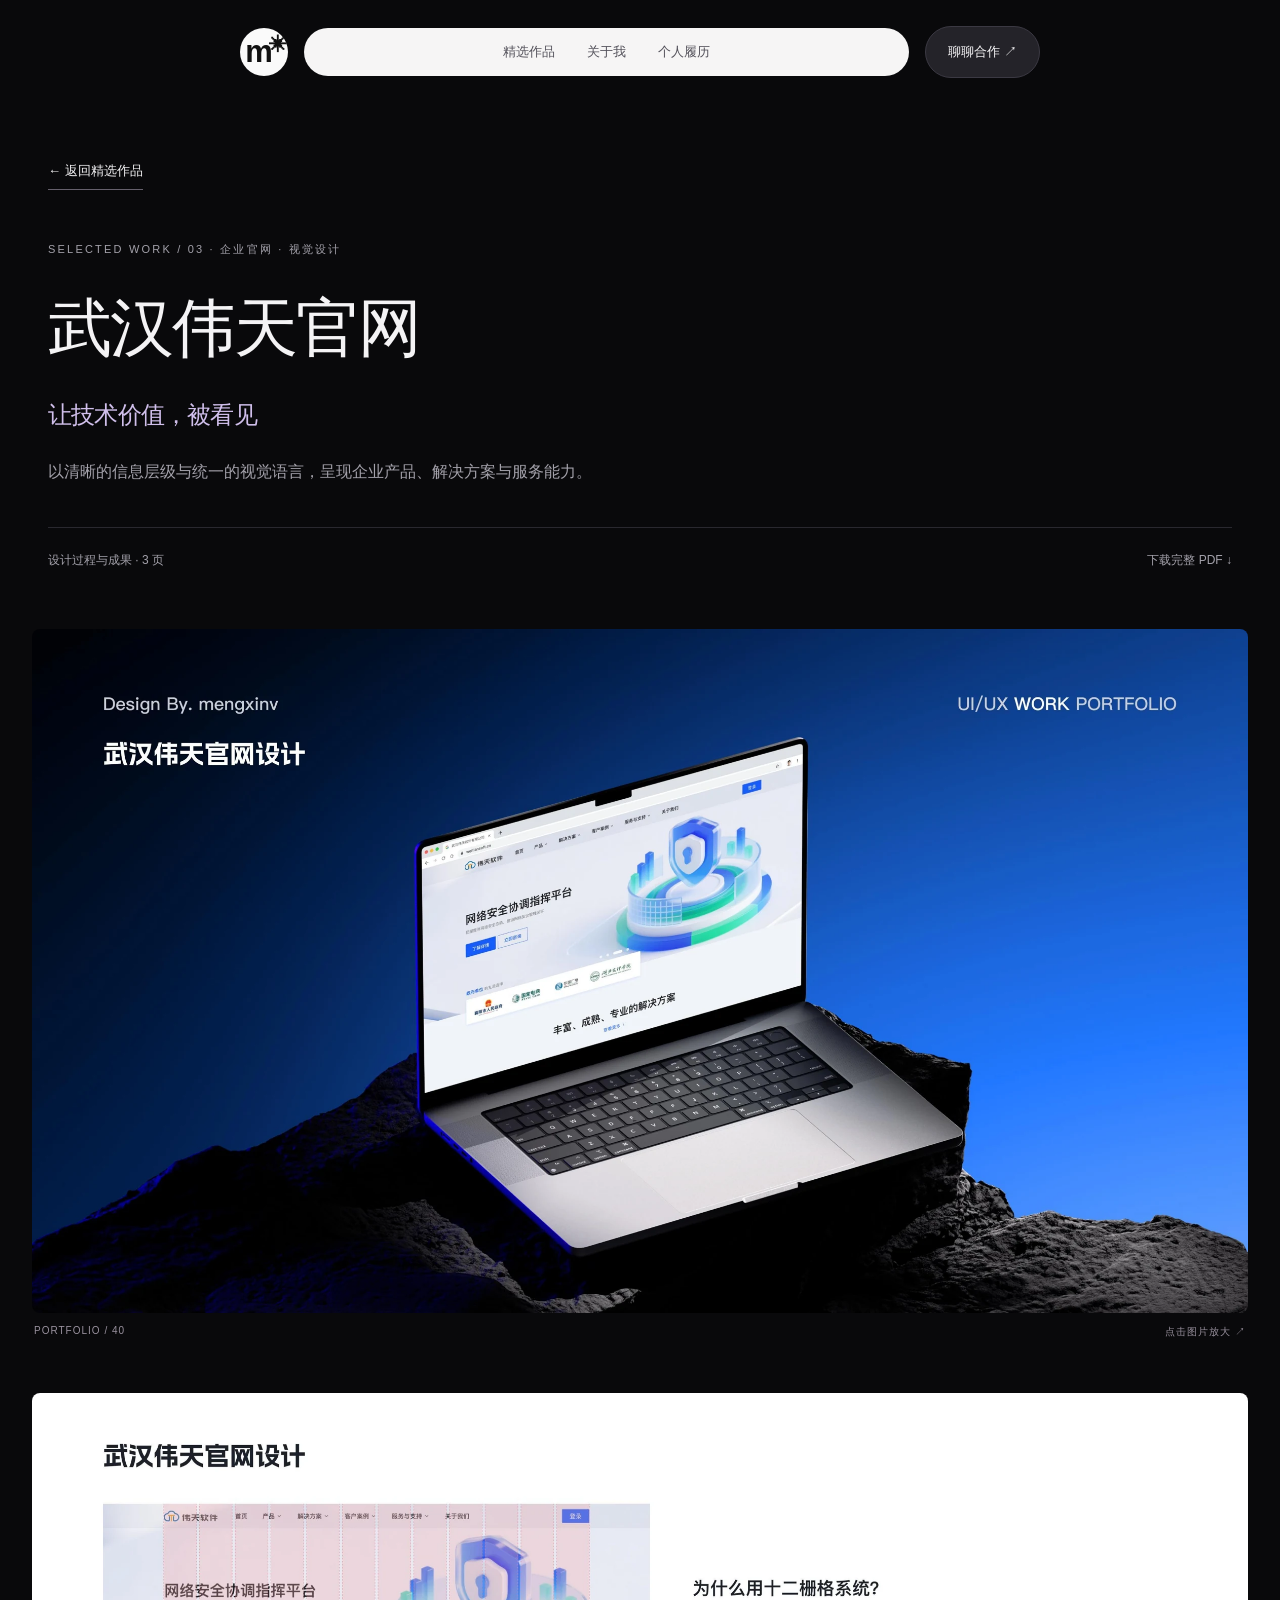
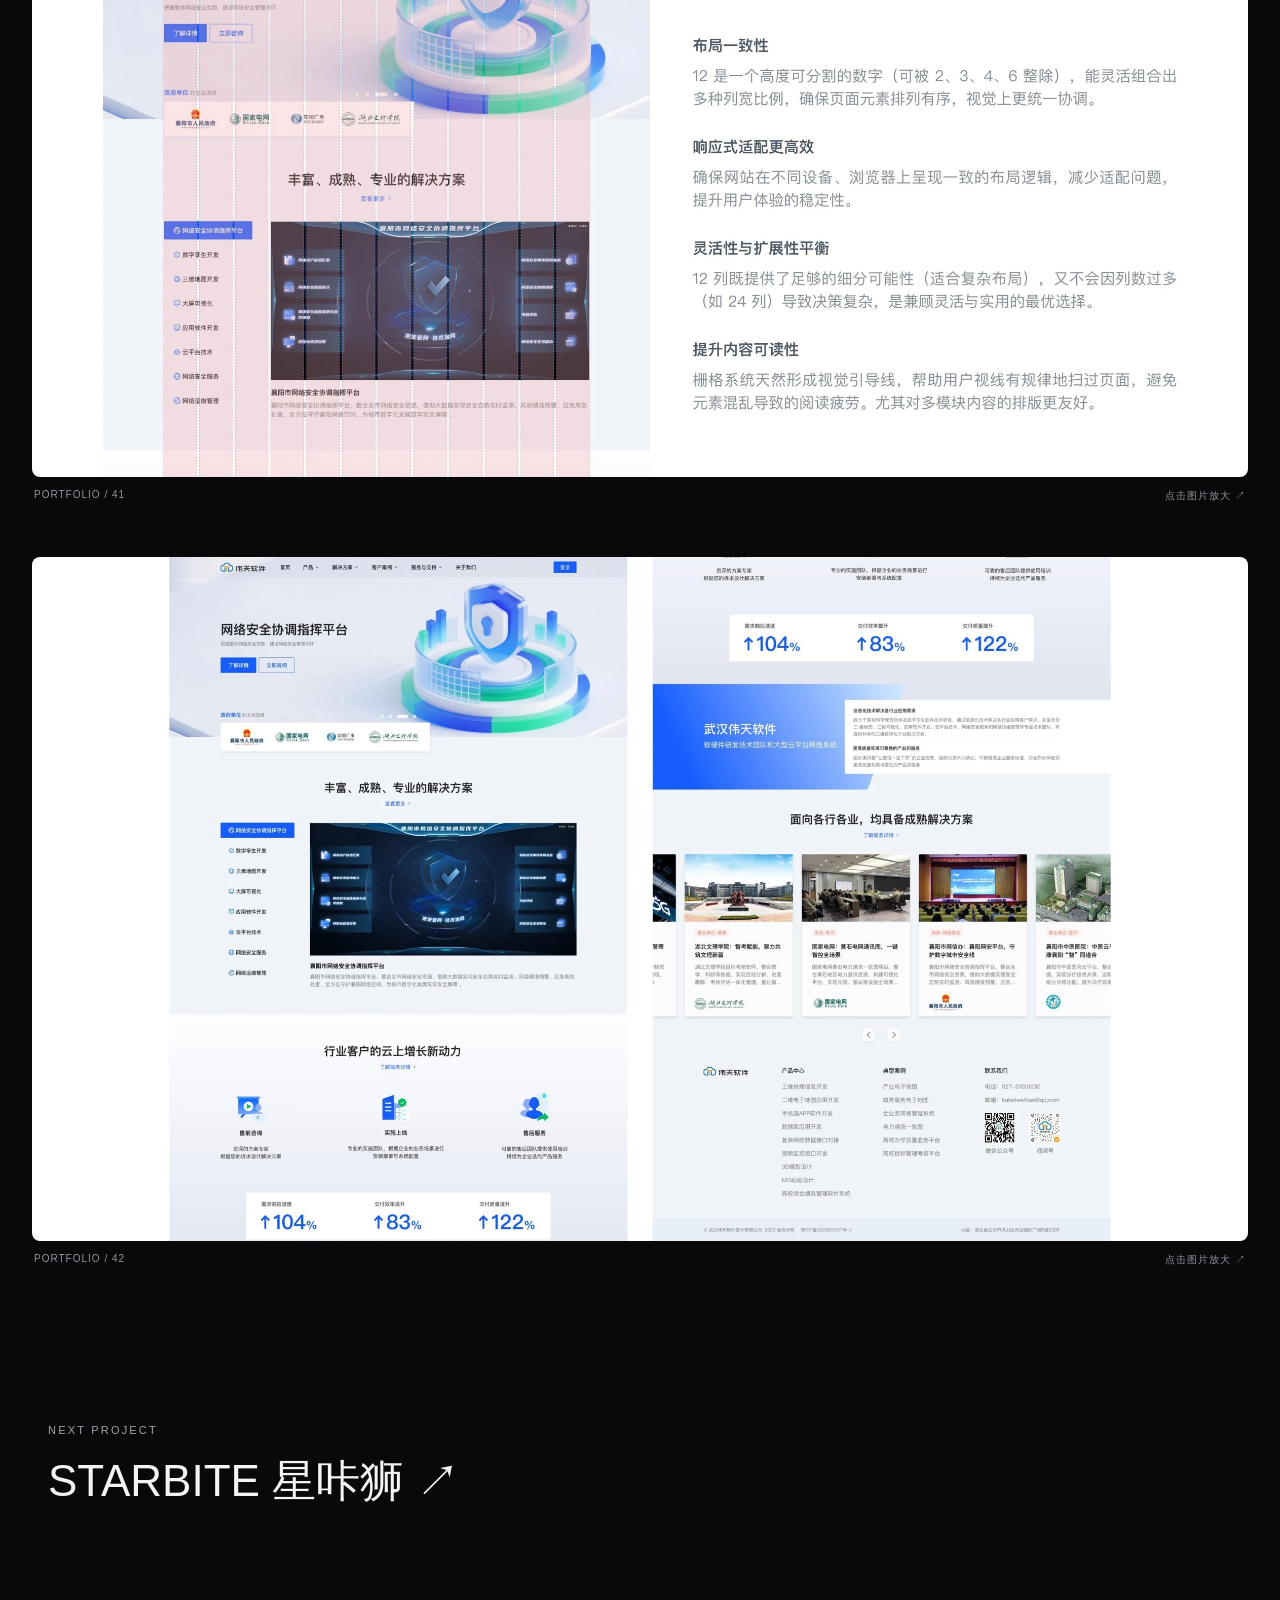
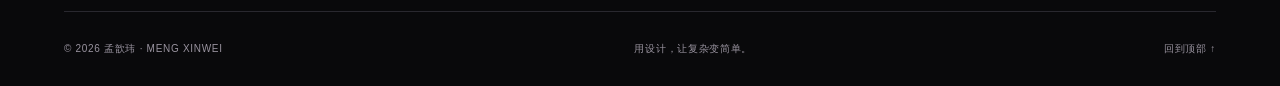
<file: website.html>
<!doctype html><html lang="zh-CN"><head><meta charset="utf-8"><meta name="viewport" content="width=device-width, initial-scale=1"><title>武汉伟天官网 · 孟歆玮</title><meta name="description" content="孟歆玮，深圳 UI/UX 设计师，6 年设计经验。探索 AI 产品、B 端体验、企业官网与品牌设计作品。"><meta name="theme-color" content="#09090b"><meta property="og:title" content="武汉伟天官网 · 孟歆玮"><meta property="og:description" content="让复杂的业务，成为清晰的体验。UI/UX 设计作品集与个人履历。"><link rel="icon" href="assets/favicon.svg"><link rel="stylesheet" href="style.css"><script src="app.js" defer></script></head><body id="top"><a class="skip" href="#main">跳到正文</a><header><a class="logo" href="index.html" aria-label="返回首页">m<span>✳</span></a><nav aria-label="主导航"><a href="index.html#work">精选作品</a><a href="index.html#about">关于我</a><a href="resume.html">个人履历</a></nav><a class="contact-nav" href="index.html#contact">聊聊合作 ↗</a></header><main id="main"><section class="case-head section"><a class="text-link" href="index.html#work">← 返回精选作品</a><p class="eyebrow">SELECTED WORK / 03 · 企业官网 · 视觉设计</p><h1>武汉伟天官网</h1><h2>让技术价值，被看见</h2><p>以清晰的信息层级与统一的视觉语言，呈现企业产品、解决方案与服务能力。</p><div class="case-info"><span>设计过程与成果 · 3 页</span><a href="downloads/meng-xinwei-portfolio.pdf" download>下载完整 PDF ↓</a></div></section><div class="gallery"><figure><button class="zoom" data-image="assets/pages/40.webp" aria-label="放大第 40 页"><img src="assets/pages/40.webp" width="1920" height="1080" loading="lazy" alt="作品集第 40 页设计原稿"></button><figcaption>PORTFOLIO / 40 <span>点击图片放大 ↗</span></figcaption></figure><figure><button class="zoom" data-image="assets/pages/41.webp" aria-label="放大第 41 页"><img src="assets/pages/41.webp" width="1920" height="1080" loading="lazy" alt="作品集第 41 页设计原稿"></button><figcaption>PORTFOLIO / 41 <span>点击图片放大 ↗</span></figcaption></figure><figure><button class="zoom" data-image="assets/pages/42.webp" aria-label="放大第 42 页"><img src="assets/pages/42.webp" width="1920" height="1080" loading="lazy" alt="作品集第 42 页设计原稿"></button><figcaption>PORTFOLIO / 42 <span>点击图片放大 ↗</span></figcaption></figure></div><section class="next section"><p class="eyebrow">NEXT PROJECT</p><a href="starbite.html">STARBITE 星咔狮 ↗</a></section></main><footer><span>© 2026 孟歆玮 · MENG XINWEI</span><span>用设计，让复杂变简单。</span><a href="#top">回到顶部 ↑</a></footer><dialog id="lightbox"><button class="close" aria-label="关闭大图">关闭 ×</button><img alt="作品原稿放大预览"><p>可横向滚动查看细节 · 按 Esc 关闭</p></dialog><div class="toast" role="status" aria-live="polite"></div></body></html>
</file>
<file: style.css>
:root{--bg:#09090b;--text:#f4f3f5;--muted:#a3a1aa;--line:#29282f;--purple:#c7b9e9}*{box-sizing:border-box}html{scroll-behavior:smooth;scroll-padding-top:100px}body{margin:0;background:var(--bg);color:var(--text);font-family:Arial,"PingFang SC","Microsoft YaHei",sans-serif;-webkit-font-smoothing:antialiased}a{color:inherit;text-decoration:none}button{font:inherit;cursor:pointer}a,button{-webkit-tap-highlight-color:transparent}button:focus-visible,a:focus-visible{outline:2px solid #ccb8ff;outline-offset:6px}::selection{background:#bca5e5;color:#0b0711}.skip{position:fixed;top:-60px;z-index:100;background:white;color:black;padding:12px}.skip:focus{top:10px}header{position:absolute;z-index:5;top:26px;left:50%;transform:translateX(-50%);width:min(800px,calc(100% - 40px));display:flex;align-items:center;gap:16px}.logo{background:#fafafa;color:#111;border-radius:50%;width:48px;height:48px;display:flex;align-items:center;justify-content:center;font-size:31px;font-weight:700;letter-spacing:-4px}.logo span{font-size:18px;align-self:flex-start;margin-top:7px}nav{height:48px;display:flex;align-items:center;justify-content:center;gap:32px;padding:0 34px;background:#f6f5f5;color:#53515a;border-radius:40px;flex:1}nav a{font-size:13px;white-space:nowrap}nav a:hover{color:#000}.contact-nav{font-size:13px;padding:16px 22px;background:#242329;border:1px solid #3b3943;border-radius:30px;white-space:nowrap}.hero{position:relative;min-height:860px;height:100svh;max-height:1100px;display:grid;place-items:center;isolation:isolate;overflow:hidden}.atmosphere{position:absolute;inset:0;overflow:hidden;z-index:-1;background:radial-gradient(ellipse at 50% 20%,#252130 0,transparent 60%)}.glow{position:absolute;top:14%;left:-10%;width:120%;height:50%;border-radius:50%;background:radial-gradient(ellipse at center,#ecbcc34d 0%,#9771ba55 30%,transparent 67%);filter:blur(45px)}.orbit{position:absolute;left:-12%;width:124%;height:72%;top:42%;border-radius:50%;background:#09090b;box-shadow:0 -3px 14px #d6b3ec66,0 -24px 70px #ba7dad44,inset 0 3px 60px #59456733;transform:rotate(-9deg)}.atmosphere:after{content:"";position:absolute;inset:0;background:linear-gradient(transparent 60%,#09090b 99%)}canvas{width:100%;height:100%;opacity:.38}.hero-content{text-align:center;padding:135px 24px 100px;max-width:1040px}.eyebrow{font-size:11px;letter-spacing:2.2px;line-height:1.8;color:var(--muted);font-weight:400}.hero .eyebrow{color:#c5bdce;letter-spacing:3px;margin-bottom:35px}.matrix{font-size:clamp(34px,6.3vw,88px);font-weight:900;letter-spacing:2px;line-height:1.2;color:#eee;background:radial-gradient(circle,#fff 40%,transparent 46%) 0 0/5px 5px;background-clip:text;-webkit-background-clip:text;-webkit-text-fill-color:transparent;filter:drop-shadow(0 0 14px #ddd5)}h1,h2,h3,p{margin-top:0}.hero h1{font-size:clamp(34px,4.2vw,60px);font-weight:500;line-height:1.4;letter-spacing:-1.4px;margin:32px 0 21px}.hero h1 span{color:#d0bfeb}.intro{color:#b9b5c3;font-size:15px;line-height:1.9}.actions{display:flex;gap:13px;flex-wrap:wrap;margin-top:32px}.hero .actions{justify-content:center}.button{padding:15px 24px;border-radius:40px;display:inline-flex;gap:24px;align-items:center;justify-content:center;font-size:13px;transition:transform .25s,background .25s}.button:hover{transform:translateY(-3px)}.white{background:#f6f4f7;color:#141217}.ghost{border:1px solid #61556e;background:#1c172666;color:#e1dbe8}.hero-bottom{position:absolute;bottom:37px;left:5%;right:5%;display:flex;justify-content:space-between;color:#8b8495;font-size:10px;letter-spacing:1.5px}.section{width:min(1200px,calc(100% - 96px));margin:auto;padding:100px 0}.section-heading{display:flex;align-items:flex-end;justify-content:space-between;gap:30px;margin-bottom:48px}h2{font-size:clamp(26px,3vw,40px);font-weight:500;line-height:1.5;letter-spacing:-.8px;margin-bottom:0}.text-link{font-size:13px;padding-bottom:7px;border-bottom:1px solid #65606c;display:inline-block;line-height:1.7}.project-grid{display:grid;grid-template-columns:1fr 1fr;gap:64px 30px}.project-image{aspect-ratio:16/9;position:relative;overflow:hidden;border-radius:15px;background:#14151c;border:1px solid #29262f}.project-image img{width:100%;height:100%;object-fit:cover;transition:transform .6s}.project:hover img{transform:scale(1.035)}.view{position:absolute;right:18px;bottom:18px;padding:11px 16px;border:1px solid #ffffff38;border-radius:30px;background:#111a;backdrop-filter:blur(15px);font-size:11px}.project-meta{display:flex;justify-content:space-between;padding:23px 2px 0;gap:20px}.project-meta .eyebrow{font-size:10px;letter-spacing:1.3px}.project h3{font-size:24px;font-weight:500;margin:10px 0}.project p{font-size:13px;color:var(--muted);margin:0}.round-arrow{width:40px;height:40px;border:1px solid #38353e;border-radius:50%;display:grid;place-items:center;font-size:20px;flex-shrink:0;margin-top:15px}.about{display:grid;grid-template-columns:.8fr 1.2fr;gap:110px;align-items:center;border-top:1px solid var(--line);margin-top:40px}.about-photo{position:relative;max-width:390px}.about-photo img{width:100%;height:auto;display:block;border-radius:180px 180px 20px 20px;filter:saturate(.7)}.about-photo span{display:block;font-size:10px;letter-spacing:3px;margin-top:20px;color:var(--muted)}.about h2{font-size:46px;margin-bottom:28px}.about p:not(.eyebrow){color:var(--muted);font-size:15px;line-height:2}.skills{display:flex;flex-wrap:wrap;gap:10px;margin:26px 0 34px}.skills span{padding:8px 13px;font-size:11px;border:1px solid #37323f;border-radius:20px;color:#c8c1d1}.experience{display:grid;grid-template-columns:1fr 1.2fr;gap:80px;border-top:1px solid var(--line)}.timeline article{padding:0 0 30px;margin-bottom:30px;border-bottom:1px solid var(--line)}time{color:#a29aa9;font-size:12px;letter-spacing:.5px}.timeline h3{font-size:21px;font-weight:500;margin:15px 0 10px}.timeline p{color:var(--muted);font-size:13px;margin:0}.contact{text-align:center;padding-top:110px;padding-bottom:110px;border-top:1px solid var(--line);background:radial-gradient(ellipse at 50% 110%,#291b3b 0,transparent 65%)}.contact h2{font-size:clamp(35px,4vw,54px);line-height:1.4;margin:28px 0}.email{display:inline-block;font-size:clamp(20px,3vw,32px);color:#d7c7ed;padding-bottom:10px}.contact-links{display:flex;justify-content:center;flex-wrap:wrap;gap:24px;color:var(--muted);font-size:12px;margin:20px 0}.contact-links button{background:none;color:inherit;border:0;padding:0}.contact .actions{justify-content:center}footer{width:min(1320px,90%);margin:auto;padding:30px 0;border-top:1px solid var(--line);display:flex;justify-content:space-between;gap:20px;font-size:10px;color:#99939f;letter-spacing:.7px}.case-head{padding-top:160px;padding-bottom:60px}.case-head>.eyebrow{margin-top:50px}.case-head h1{font-size:clamp(34px,5vw,65px);font-weight:500;letter-spacing:-2px;margin:25px 0}.case-head h2{font-size:24px;color:#d0bfeb;margin-bottom:24px}.case-head>p:not(.eyebrow){font-size:16px;color:var(--muted);max-width:700px;line-height:1.9}.case-info{display:flex;justify-content:space-between;gap:20px;border-top:1px solid var(--line);padding-top:24px;margin-top:40px;font-size:12px;color:var(--muted)}.gallery{width:min(1400px,calc(100% - 64px));margin:auto}.gallery figure{margin:0 0 42px}.zoom{display:block;padding:0;border:0;background:transparent;width:100%;cursor:zoom-in}.zoom img{display:block;width:100%;height:auto;border-radius:8px}.gallery figcaption{display:flex;justify-content:space-between;font-size:10px;letter-spacing:1px;color:#99919e;padding:12px 2px}.next a{font-size:clamp(24px,4vw,44px)}.resume{padding-top:170px;max-width:1060px}.resume-top{display:flex;justify-content:space-between;align-items:center;gap:25px;margin-bottom:55px}.resume h1{font-size:60px;font-weight:500;margin-bottom:20px}.resume-top p{color:var(--muted)}.resume-top a:not(.button){font-size:13px}.resume-row{display:grid;grid-template-columns:180px 1fr;border-top:1px solid var(--line);padding:40px 0;gap:40px}.resume-row h2{font-size:21px}.resume-row p,.resume-row li{color:#b7b1be;line-height:1.95;font-size:15px}.resume-row h3{font-size:21px;line-height:1.5;font-weight:500;margin:15px 0 10px}.resume-row h4{font-size:14px;font-weight:400;color:#d5c4ee;margin:0}.resume-row ul{padding-left:20px}.resume-row article+article{margin-top:40px}.resume-row .note{font-size:11px;color:#908796}dialog{background:#111;color:white;border:1px solid #555;border-radius:15px;padding:70px 16px 12px;max-width:96vw;max-height:96svh;width:1400px;overflow:auto}dialog::backdrop{background:#000d;backdrop-filter:blur(8px)}dialog img{display:block;width:100%;height:auto}dialog p{font-size:11px;color:#aaa;text-align:center;margin:15px 0}.close{position:fixed;right:5%;top:5%;background:#fff;color:#111;border:0;border-radius:30px;padding:12px 18px;z-index:10}.toast{position:fixed;bottom:25px;left:50%;transform:translateX(-50%);padding:12px 20px;border-radius:30px;background:white;color:#111;font-size:13px;display:none;z-index:20}.toast.show{display:block}@media(max-width:800px){header{gap:10px}.contact-nav{display:none}nav{gap:20px;padding:0 18px}.hero{min-height:760px;max-height:960px}.hero-content{padding:140px 20px 110px}.matrix{font-size:clamp(30px,7.5vw,58px);background-size:3px 3px}.hero-bottom{font-size:8px;gap:30px}.hero-bottom span{max-width:150px}.section{width:calc(100% - 40px);padding:70px 0}.section-heading{display:block}.section-heading .text-link{margin-top:24px}.project-grid{grid-template-columns:1fr;gap:44px}.project h3{font-size:22px}.about{grid-template-columns:1fr;gap:40px}.about-photo{max-width:280px;margin:auto}.about h2{font-size:36px}.experience{grid-template-columns:1fr;gap:40px}.contact h2{font-size:34px}.gallery{width:calc(100% - 24px)}.gallery figure{margin-bottom:24px}.case-head{padding-top:140px}.case-head h1{letter-spacing:-1px}.case-info{line-height:1.7}.resume{padding-top:140px}.resume-top{display:block}.resume-top>.button{margin-top:25px}.resume-row{grid-template-columns:1fr;gap:20px}.resume h1{font-size:46px}footer{flex-wrap:wrap;line-height:1.8}footer>span:nth-child(2){display:none}dialog img{min-width:1000px}dialog{width:96vw}.contact-links{gap:16px}}@media(prefers-reduced-motion:reduce){html{scroll-behavior:auto}*,*:before,*:after{animation:none!important;transition:none!important}}

/* Reference-matched video background, locally hosted for reliable playback. */
.atmosphere{background:#000 url("assets/homepage/background-poster.jpg") center/cover no-repeat}
.hero-video{position:absolute;inset:0;width:100%;height:100%;object-fit:cover;pointer-events:none}
.atmosphere:after{background:linear-gradient(180deg,rgba(0,0,0,.05),rgba(0,0,0,.1) 55%,rgba(0,0,0,.55) 78%,#09090b 100%)}
.hero-content{position:relative;text-shadow:0 2px 20px #0008}
@media(prefers-reduced-motion:reduce){.hero-video{visibility:hidden}}
/* Independent square pixels replace the static dotted text mask. */
.matrix.pixel-matrix{--pixel:clamp(3px,.67vw,9px);--pixel-gap:clamp(1px,.2vw,2.5px);position:relative;display:flex;align-items:center;justify-content:center;gap:clamp(5px,.85vw,12px);background:none;-webkit-text-fill-color:initial;filter:none;line-height:1;letter-spacing:0;min-height:calc(7 * var(--pixel) + 6 * var(--pixel-gap));isolation:isolate}
.pixel-letter{position:relative;display:grid;grid-template-columns:repeat(var(--columns),var(--pixel));grid-template-rows:repeat(7,var(--pixel));gap:var(--pixel-gap);flex:none}
.pixel-space{width:clamp(4px,1vw,14px);flex:none}
.pixel-dot{display:block;width:var(--pixel);height:var(--pixel);background:#fff;border-radius:1px;transform:translateY(var(--lift,0px)) scale(var(--scale,1));box-shadow:0 0 var(--glow,0px) #ffffffb8;transition:transform .16s ease-out,box-shadow .2s ease-out;animation:pixel-arrive .85s cubic-bezier(.22,1,.36,1) var(--delay) backwards}
@keyframes pixel-arrive{from{opacity:0;transform:translateY(14px)}to{opacity:1;transform:translateY(0)}}
@media(max-width:420px){.matrix.pixel-matrix{--pixel:3px;--pixel-gap:1px;gap:5px}.pixel-space{width:3px}}
@media(prefers-reduced-motion:reduce){.pixel-dot{animation:none;transition:none;transform:none;box-shadow:none}}
</file>
